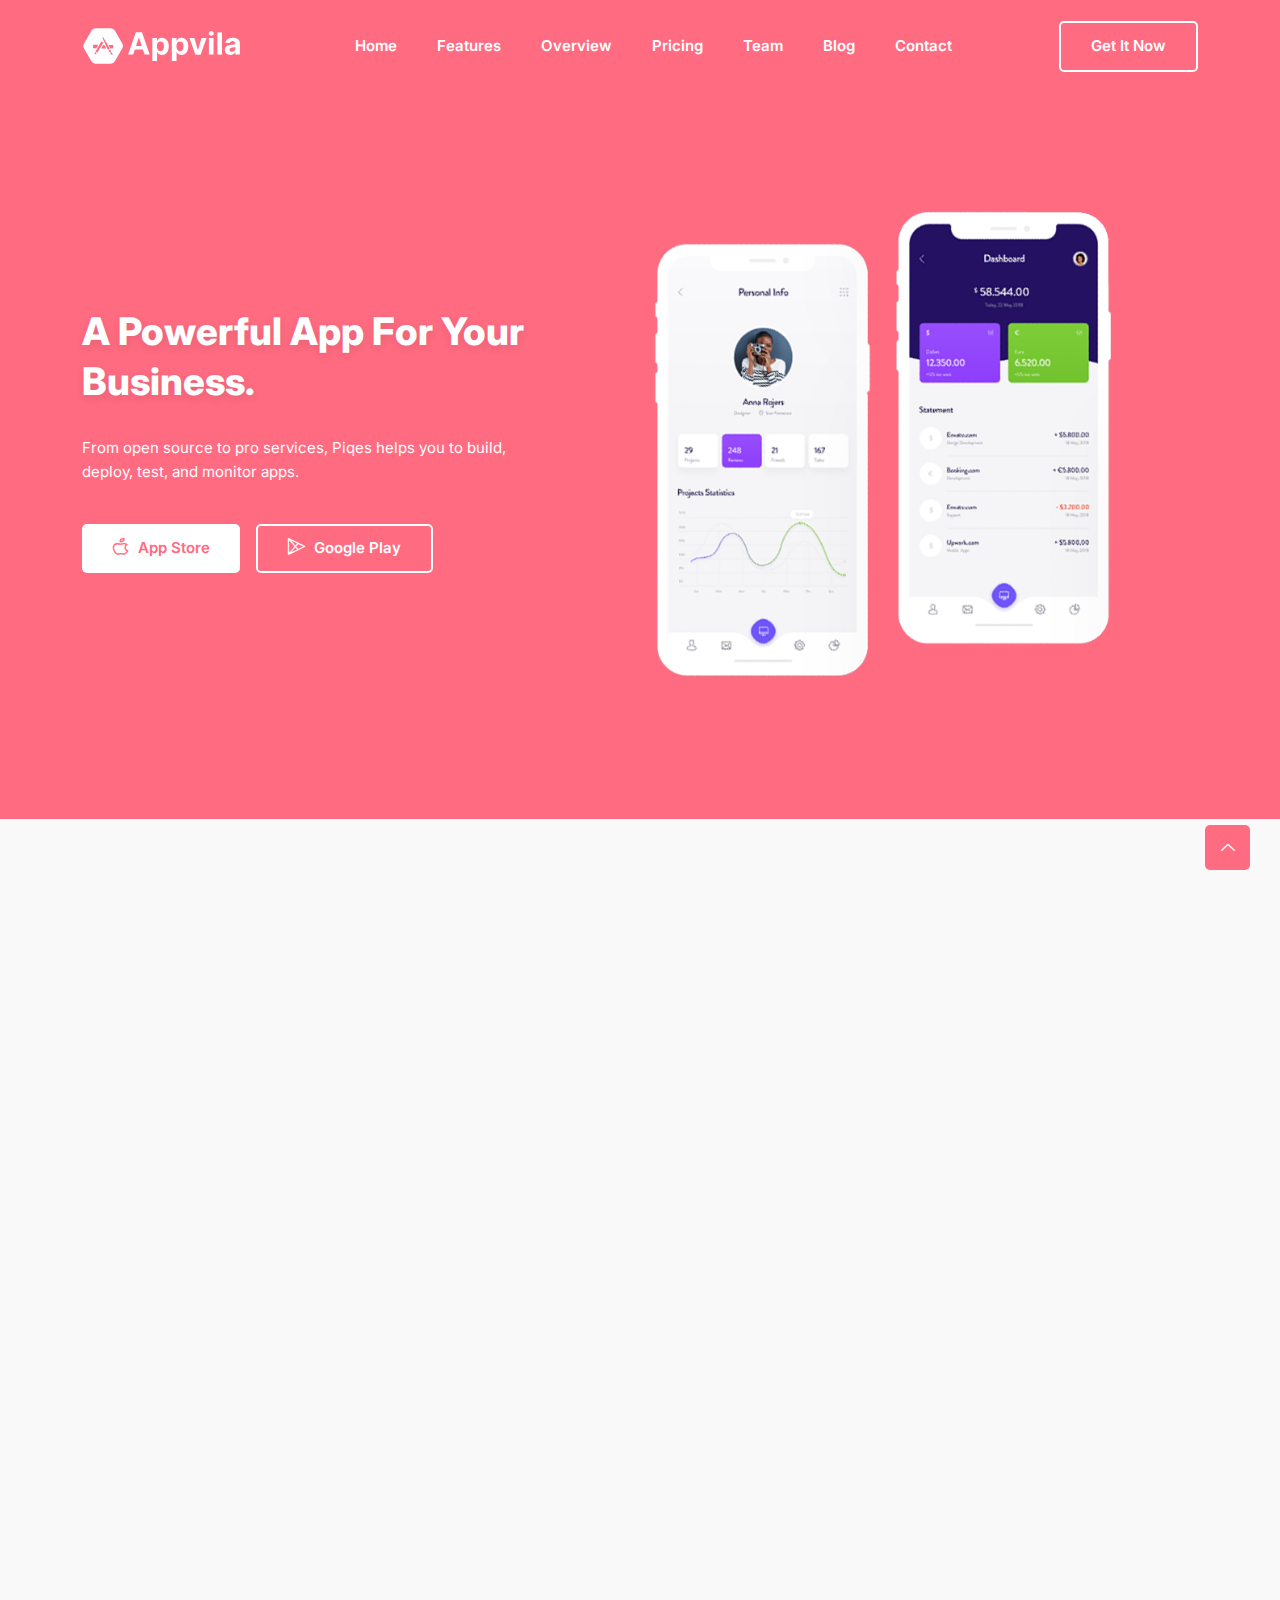
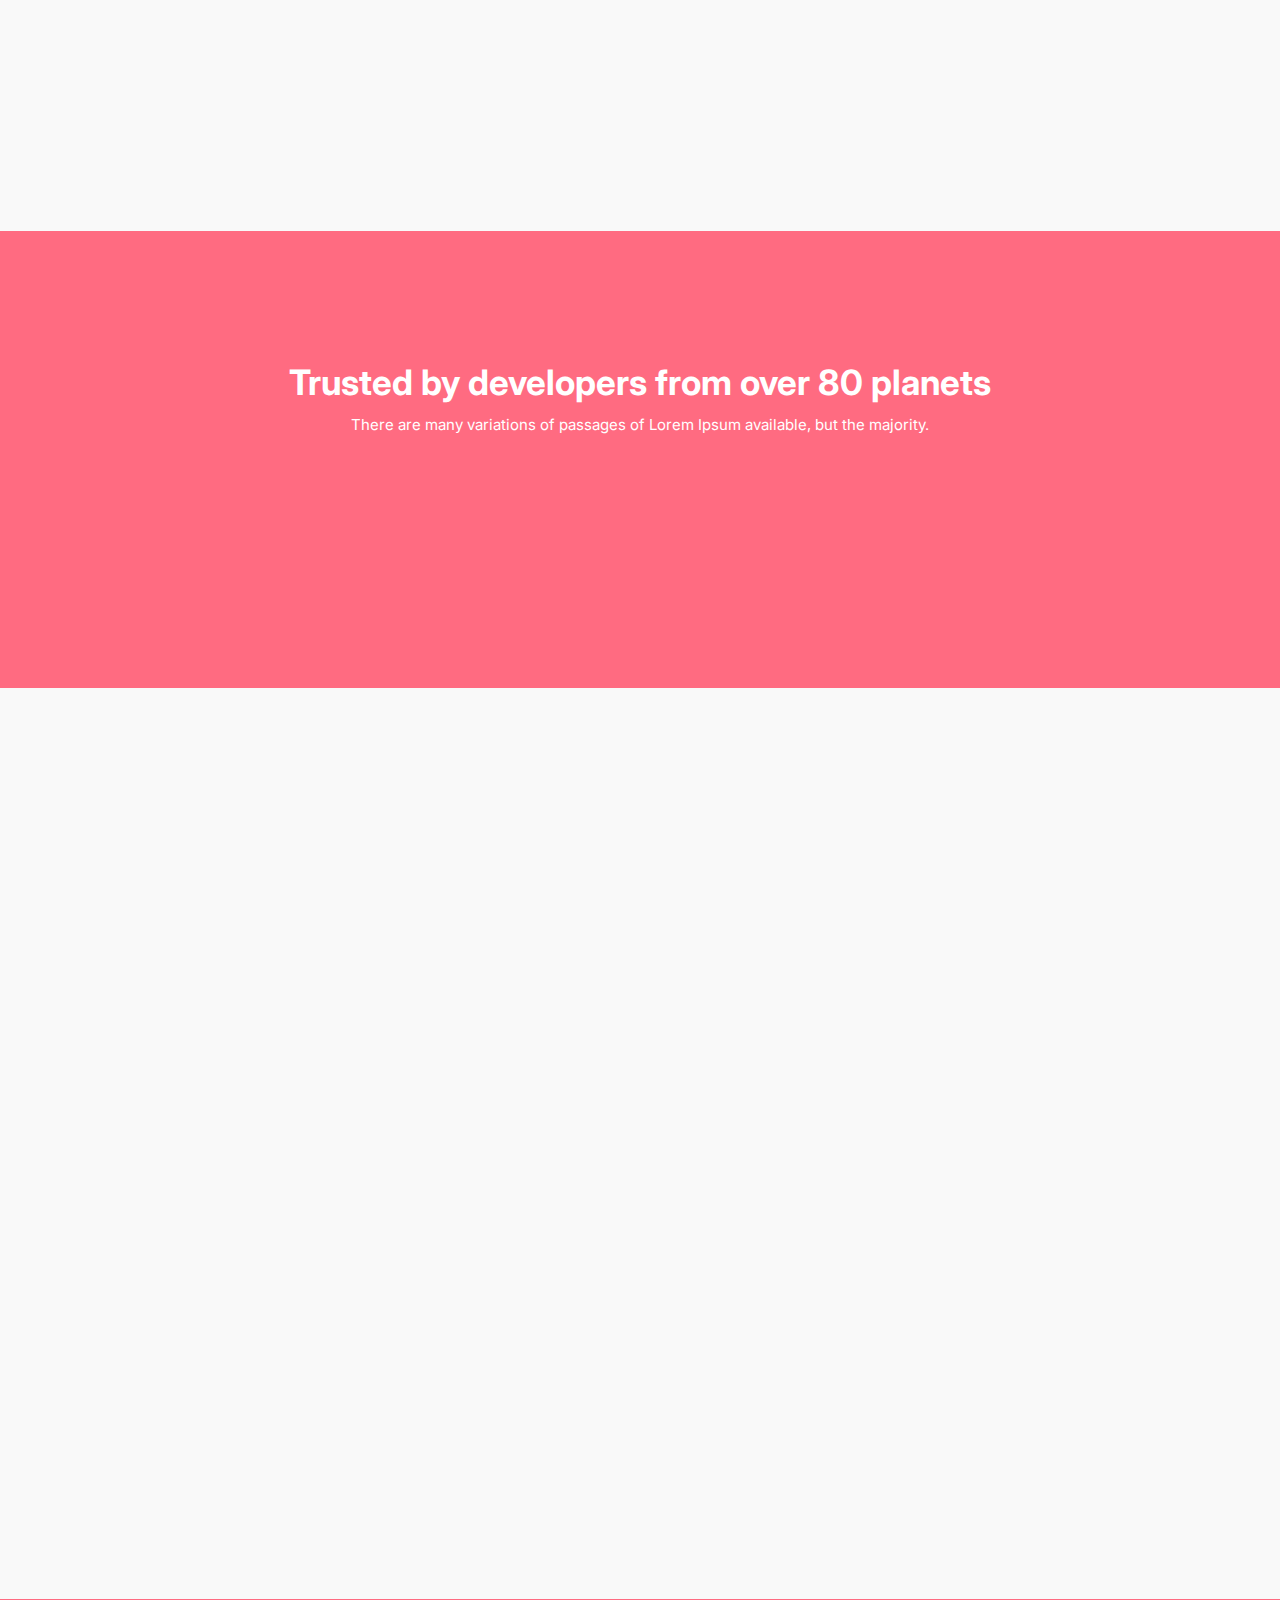
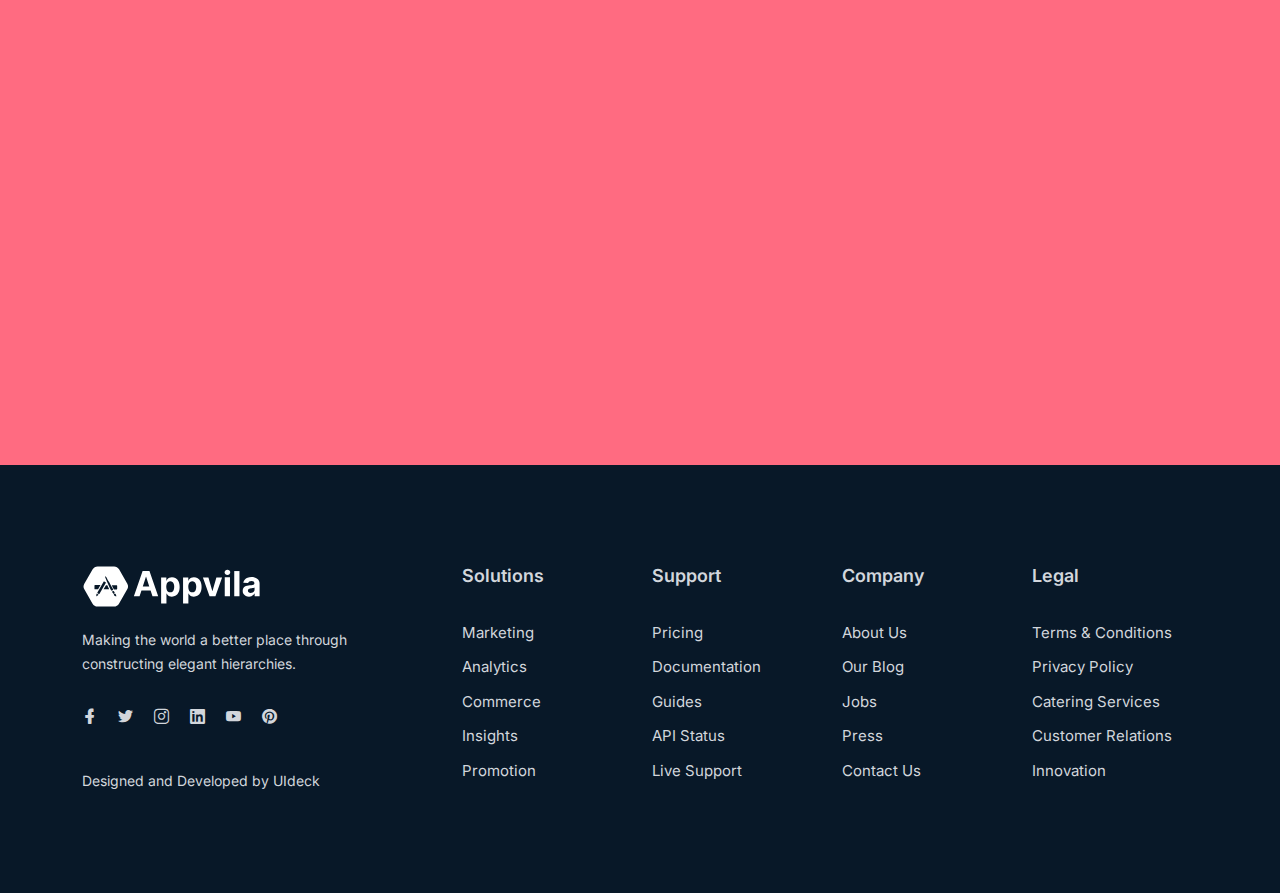
<file: index.html>
<!DOCTYPE html>
<html class="no-js" lang="zxx">

<head>
    <meta charset="utf-8" />
    <meta http-equiv="x-ua-compatible" content="ie=edge" />
    <title>Appvilla - Creative Landing Page HTML Template.</title>
    <meta name="description" content="" />
    <meta name="viewport" content="width=device-width, initial-scale=1" />
    <link rel="shortcut icon" type="image/x-icon" href="assets/images/favicon.svg" />

    <!-- ========================= CSS here ========================= -->
    <link rel="stylesheet" href="assets/css/bootstrap.min.css" />
    <link rel="stylesheet" href="assets/css/LineIcons.2.0.css" />
    <link rel="stylesheet" href="assets/css/animate.css" />
    <link rel="stylesheet" href="assets/css/tiny-slider.css" />
    <link rel="stylesheet" href="assets/css/glightbox.min.css" />
    <link rel="stylesheet" href="assets/css/main.css" />

</head>

<body>
    <!--[if lte IE 9]>
      <p class="browserupgrade">
        You are using an <strong>outdated</strong> browser. Please
        <a href="https://browsehappy.com/">upgrade your browser</a> to improve
        your experience and security.
      </p>
    <![endif]-->

    <!-- Preloader -->
    <div class="preloader">
        <div class="preloader-inner">
            <div class="preloader-icon">
                <span></span>
                <span></span>
            </div>
        </div>
    </div>
    <!-- /End Preloader -->

    <!-- Start Header Area -->
    <header class="header navbar-area">
        <div class="container">
            <div class="row align-items-center">
                <div class="col-lg-12">
                    <div class="nav-inner">
                        <!-- Start Navbar -->
                        <nav class="navbar navbar-expand-lg">
                            <a class="navbar-brand" href="index.html">
                                <img src="assets/images/logo/white-logo.svg" alt="Logo">
                            </a>
                            <button class="navbar-toggler mobile-menu-btn" type="button" data-bs-toggle="collapse"
                                data-bs-target="#navbarSupportedContent" aria-controls="navbarSupportedContent"
                                aria-expanded="false" aria-label="Toggle navigation">
                                <span class="toggler-icon"></span>
                                <span class="toggler-icon"></span>
                                <span class="toggler-icon"></span>
                            </button>
                            <div class="collapse navbar-collapse sub-menu-bar" id="navbarSupportedContent">
                                <ul id="nav" class="navbar-nav ms-auto">
                                    <li class="nav-item">
                                        <a href="#home" class="page-scroll active"
                                            aria-label="Toggle navigation">Home</a>
                                    </li>
                                    <li class="nav-item">
                                        <a href="#features" class="page-scroll"
                                            aria-label="Toggle navigation">Features</a>
                                    </li>
                                    <li class="nav-item">
                                        <a href="javascript:void(0)" aria-label="Toggle navigation">Overview</a>
                                    </li>
                                    <li class="nav-item">
                                        <a href="#pricing" class="page-scroll"
                                            aria-label="Toggle navigation">Pricing</a>
                                    </li>
                                    <li class="nav-item">
                                        <a href="javascript:void(0)" aria-label="Toggle navigation">Team</a>
                                    </li>
                                    <li class="nav-item">
                                        <a class="dd-menu collapsed" href="javascript:void(0)" data-bs-toggle="collapse"
                                            data-bs-target="#submenu-1-4" aria-controls="navbarSupportedContent"
                                            aria-expanded="false" aria-label="Toggle navigation">Blog</a>
                                        <ul class="sub-menu collapse" id="submenu-1-4">
                                            <li class="nav-item"><a href="javascript:void(0)">Blog Grid Sidebar</a>
                                            </li>
                                            <li class="nav-item"><a href="javascript:void(0)">Blog Single</a></li>
                                            <li class="nav-item"><a href="javascript:void(0)">Blog Single
                                                    Sibebar</a></li>
                                        </ul>
                                    </li>
                                    <li class="nav-item">
                                        <a href="javascript:void(0)" aria-label="Toggle navigation">Contact</a>
                                    </li>
                                </ul>
                            </div> <!-- navbar collapse -->
                            <div class="button add-list-button">
                                <a href="javascript:void(0)" class="btn">Get it now</a>
                            </div>
                        </nav>
                        <!-- End Navbar -->
                    </div>
                </div>
            </div> <!-- row -->
        </div> <!-- container -->
    </header>
    <!-- End Header Area -->

    <!-- Start Hero Area -->
    <section id="home" class="hero-area">
        <div class="container">
            <div class="row align-items-center">
                <div class="col-lg-5 col-md-12 col-12">
                    <div class="hero-content">
                        <h1 class="wow fadeInLeft" data-wow-delay=".4s">A powerful app for your business.</h1>
                        <p class="wow fadeInLeft" data-wow-delay=".6s">From open source to pro services, Piqes helps you
                            to build, deploy, test, and monitor apps.</p>
                        <div class="button wow fadeInLeft" data-wow-delay=".8s">
                            <a href="javascript:void(0)" class="btn"><i class="lni lni-apple"></i> App Store</a>
                            <a href="javascript:void(0)" class="btn btn-alt"><i class="lni lni-play-store"></i> Google
                                Play</a>
                        </div>
                    </div>
                </div>
                <div class="col-lg-7 col-md-12 col-12">
                    <div class="hero-image wow fadeInRight" data-wow-delay=".4s">
                        <img src="assets/images/hero/phone.png" alt="#">
                    </div>
                </div>
            </div>
        </div>
    </section>
    <!-- End Hero Area -->

    <!-- Start Features Area -->
    <section id="features" class="features section">
        <div class="container">
            <div class="row">
                <div class="col-12">
                    <div class="section-title">
                        <h3 class="wow zoomIn" data-wow-delay=".2s">Features</h3>
                        <h2 class="wow fadeInUp" data-wow-delay=".4s">Your Experience Gets Better And Better Over Time.
                        </h2>
                        <p class="wow fadeInUp" data-wow-delay=".6s">There are many variations of passages of Lorem
                            Ipsum available, but the majority have suffered alteration in some form.</p>
                    </div>
                </div>
            </div>
            <div class="row">
                <div class="col-lg-4 col-md-6 col-12">
                    <!-- Start Single Feature -->
                    <div class="single-feature wow fadeInUp" data-wow-delay=".2s">
                        <i class="lni lni-cloud-upload"></i>
                        <h3>Push to Deploy</h3>
                        <p>It is a long established fact that a reader will be distracted by the readable content of a
                            page at its layout.</p>
                    </div>
                    <!-- End Single Feature -->
                </div>
                <div class="col-lg-4 col-md-6 col-12">
                    <!-- Start Single Feature -->
                    <div class="single-feature wow fadeInUp" data-wow-delay=".4s">
                        <i class="lni lni-lock"></i>
                        <h3>SSL Certificates</h3>
                        <p>It is a long established fact that a reader will be distracted by the readable content of a
                            page at its layout.</p>
                    </div>
                    <!-- End Single Feature -->
                </div>
                <div class="col-lg-4 col-md-6 col-12">
                    <!-- Start Single Feature -->
                    <div class="single-feature wow fadeInUp" data-wow-delay=".6s">
                        <i class="lni lni-reload"></i>
                        <h3>Simple Queues</h3>
                        <p>It is a long established fact that a reader will be distracted by the readable content of a
                            page at its layout.</p>
                    </div>
                    <!-- End Single Feature -->
                </div>
                <div class="col-lg-4 col-md-6 col-12">
                    <!-- Start Single Feature -->
                    <div class="single-feature wow fadeInUp" data-wow-delay=".2s">
                        <i class="lni lni-shield"></i>
                        <h3>Advanced Security</h3>
                        <p>It is a long established fact that a reader will be distracted by the readable content of a
                            page at its layout.</p>
                    </div>
                    <!-- End Single Feature -->
                </div>
                <div class="col-lg-4 col-md-6 col-12">
                    <!-- Start Single Feature -->
                    <div class="single-feature wow fadeInUp" data-wow-delay=".4s">
                        <i class="lni lni-cog"></i>
                        <h3>Powerful API</h3>
                        <p>It is a long established fact that a reader will be distracted by the readable content of a
                            page at its layout.</p>
                    </div>
                    <!-- End Single Feature -->
                </div>
                <div class="col-lg-4 col-md-6 col-12">
                    <!-- Start Single Feature -->
                    <div class="single-feature wow fadeInUp" data-wow-delay=".6s">
                        <i class="lni lni-layers"></i>
                        <h3>Database Backups</h3>
                        <p>It is a long established fact that a reader will be distracted by the readable content of a
                            page at its layout.</p>
                    </div>
                    <!-- End Single Feature -->
                </div>
            </div>
        </div>
    </section>
    <!-- End Features Area -->

    <!-- Start Achievement Area -->
    <section class="our-achievement section">
        <div class="container">
            <div class="row">
                <div class="col-lg-10 offset-lg-1 col-md-12 col-12">
                    <div class="title">
                        <h2>Trusted by developers from over 80 planets</h2>
                        <p>There are many variations of passages of Lorem Ipsum available, but the majority.</p>
                    </div>
                </div>
            </div>
            <div class="row">
                <div class="col-lg-8 offset-lg-2 col-md-12 col-12">
                    <div class="row">
                        <div class="col-lg-4 col-md-4 col-12">
                            <div class="single-achievement wow fadeInUp" data-wow-delay=".2s">
                                <h3 class="counter"><span id="secondo1" class="countup" cup-end="100">100</span>%</h3>
                                <p>satisfaction</p>
                            </div>
                        </div>
                        <div class="col-lg-4 col-md-4 col-12">
                            <div class="single-achievement wow fadeInUp" data-wow-delay=".4s">
                                <h3 class="counter"><span id="secondo2" class="countup" cup-end="120">120</span>K</h3>
                                <p>Happy Users</p>
                            </div>
                        </div>
                        <div class="col-lg-4 col-md-4 col-12">
                            <div class="single-achievement wow fadeInUp" data-wow-delay=".6s">
                                <h3 class="counter"><span id="secondo3" class="countup" cup-end="125">125</span>k+</h3>
                                <p>Downloads</p>
                            </div>
                        </div>
                    </div>
                </div>
            </div>
        </div>
    </section>
    <!-- End Achievement Area -->

    <!-- Start Pricing Table Area -->
    <section id="pricing" class="pricing-table section">
        <div class="container">
            <div class="row">
                <div class="col-12">
                    <div class="section-title">
                        <h3 class="wow zoomIn" data-wow-delay=".2s">pricing</h3>
                        <h2 class="wow fadeInUp" data-wow-delay=".4s">Pricing Plan</h2>
                        <p class="wow fadeInUp" data-wow-delay=".6s">There are many variations of passages of Lorem
                            Ipsum available, but the majority have suffered alteration in some form.</p>
                    </div>
                </div>
            </div>
            <div class="row">
                <div class="col-lg-3 col-md-6 col-12">
                    <!-- Single Table -->
                    <div class="single-table wow fadeInUp" data-wow-delay=".2s">
                        <!-- Table Head -->
                        <div class="table-head">
                            <h4 class="title">Hobby</h4>
                            <p>All the basics for starting a new business</p>
                            <div class="price">
                                <h2 class="amount">$12<span class="duration">/mo</span></h2>
                            </div>
                            <div class="button">
                                <a href="javascript:void(0)" class="btn">Buy Hobby</a>
                            </div>
                        </div>
                        <!-- End Table Head -->
                        <!-- Start Table Content -->
                        <div class="table-content">
                            <h4 class="middle-title">What's Included</h4>
                            <!-- Table List -->
                            <ul class="table-list">
                                <li><i class="lni lni-checkmark-circle"></i> Cras justo odio.</li>
                                <li><i class="lni lni-checkmark-circle"></i> Dapibus ac facilisis in.</li>
                                <li><i class="lni lni-checkmark-circle"></i> Morbi leo risus.</li>
                                <li><i class="lni lni-checkmark-circle"></i> Potenti felis, in cras ligula.</li>
                            </ul>
                            <!-- End Table List -->
                        </div>
                        <!-- End Table Content -->
                    </div>
                    <!-- End Single Table-->
                </div>
                <div class="col-lg-3 col-md-6 col-12">
                    <!-- Single Table -->
                    <div class="single-table wow fadeInUp" data-wow-delay=".4s">
                        <!-- Table Head -->
                        <div class="table-head">
                            <h4 class="title">Freelancer</h4>
                            <p>All the basics for starting a new business</p>
                            <div class="price">
                                <h2 class="amount">$24<span class="duration">/mo</span></h2>
                            </div>
                            <div class="button">
                                <a href="javascript:void(0)" class="btn">Buy Freelancer</a>
                            </div>
                        </div>
                        <!-- End Table Head -->
                        <!-- Start Table Content -->
                        <div class="table-content">
                            <h4 class="middle-title">What's Included</h4>
                            <!-- Table List -->
                            <ul class="table-list">
                                <li><i class="lni lni-checkmark-circle"></i> Cras justo odio.</li>
                                <li><i class="lni lni-checkmark-circle"></i> Dapibus ac facilisis in.</li>
                                <li><i class="lni lni-checkmark-circle"></i> Morbi leo risus.</li>
                                <li><i class="lni lni-checkmark-circle"></i> Potenti felis, in cras ligula.</li>
                            </ul>
                            <!-- End Table List -->
                        </div>
                        <!-- End Table Content -->
                    </div>
                    <!-- End Single Table-->
                </div>
                <div class="col-lg-3 col-md-6 col-12">
                    <!-- Single Table -->
                    <div class="single-table wow fadeInUp" data-wow-delay=".6s">
                        <!-- Table Head -->
                        <div class="table-head">
                            <h4 class="title">Startup</h4>
                            <p>All the basics for starting a new business</p>
                            <div class="price">
                                <h2 class="amount">$32<span class="duration">/mo</span></h2>
                            </div>
                            <div class="button">
                                <a href="javascript:void(0)" class="btn">Buy Startup</a>
                            </div>
                        </div>
                        <!-- End Table Head -->
                        <!-- Start Table Content -->
                        <div class="table-content">
                            <h4 class="middle-title">What's Included</h4>
                            <!-- Table List -->
                            <ul class="table-list">
                                <li><i class="lni lni-checkmark-circle"></i> Cras justo odio.</li>
                                <li><i class="lni lni-checkmark-circle"></i> Dapibus ac facilisis in.</li>
                                <li><i class="lni lni-checkmark-circle"></i> Morbi leo risus.</li>
                                <li><i class="lni lni-checkmark-circle"></i> Potenti felis, in cras ligula.</li>
                            </ul>
                            <!-- End Table List -->
                        </div>
                        <!-- End Table Content -->
                    </div>
                    <!-- End Single Table-->
                </div>
                <div class="col-lg-3 col-md-6 col-12">
                    <!-- Single Table -->
                    <div class="single-table wow fadeInUp" data-wow-delay=".8s">
                        <!-- Table Head -->
                        <div class="table-head">
                            <h4 class="title">Enterprise</h4>
                            <p>All the basics for starting a new business</p>
                            <div class="price">
                                <h2 class="amount">$48<span class="duration">/mo</span></h2>
                            </div>
                            <div class="button">
                                <a href="javascript:void(0)" class="btn">Buy Enterprise</a>
                            </div>
                        </div>
                        <!-- End Table Head -->
                        <!-- Start Table Content -->
                        <div class="table-content">
                            <h4 class="middle-title">What's Included</h4>
                            <!-- Table List -->
                            <ul class="table-list">
                                <li><i class="lni lni-checkmark-circle"></i> Cras justo odio.</li>
                                <li><i class="lni lni-checkmark-circle"></i> Dapibus ac facilisis in.</li>
                                <li><i class="lni lni-checkmark-circle"></i> Morbi leo risus.</li>
                                <li><i class="lni lni-checkmark-circle"></i> Potenti felis, in cras ligula.</li>
                            </ul>
                            <!-- End Table List -->
                        </div>
                        <!-- End Table Content -->
                    </div>
                    <!-- End Single Table-->
                </div>
            </div>
        </div>
    </section>
    <!--/ End Pricing Table Area -->

    <!-- Start Call To Action Area -->
    <section class="section call-action">
        <div class="container">
            <div class="row">
                <div class="col-lg-8 offset-lg-2 col-md-12 col-12">
                    <div class="cta-content">
                        <h2 class="wow fadeInUp" data-wow-delay=".2s">You are using free Lite <br>Version of Appvilla
                        </h2>
                        <p class="wow fadeInUp" data-wow-delay=".4s">Please, purchase full version of the template to
                            get all pages, features and commercial license.</p>
                        <div class="button wow fadeInUp" data-wow-delay=".6s">
                            <a href="javascript:void(0)" class="btn">Purchase Now</a>
                        </div>
                    </div>
                </div>
            </div>
        </div>
    </section>
    <!-- End Call To Action Area -->

    <!-- Start Footer Area -->
    <footer class="footer">
        <!-- Start Footer Top -->
        <div class="footer-top">
            <div class="container">
                <div class="row">
                    <div class="col-lg-4 col-md-4 col-12">
                        <!-- Single Widget -->
                        <div class="single-footer f-about">
                            <div class="logo">
                                <a href="index.html">
                                    <img src="assets/images/logo/white-logo.svg" alt="#">
                                </a>
                            </div>
                            <p>Making the world a better place through constructing elegant hierarchies.</p>
                            <ul class="social">
                                <li><a href="javascript:void(0)"><i class="lni lni-facebook-filled"></i></a></li>
                                <li><a href="javascript:void(0)"><i class="lni lni-twitter-original"></i></a></li>
                                <li><a href="javascript:void(0)"><i class="lni lni-instagram"></i></a></li>
                                <li><a href="javascript:void(0)"><i class="lni lni-linkedin-original"></i></a></li>
                                <li><a href="javascript:void(0)"><i class="lni lni-youtube"></i></a></li>
                                <li><a href="javascript:void(0)"><i class="lni lni-pinterest"></i></a></li>
                            </ul>
                            <p class="copyright-text">Designed and Developed by <a href="https://uideck.com/"
                                    rel="nofollow" target="_blank">UIdeck</a>
                            </p>
                        </div>
                        <!-- End Single Widget -->
                    </div>
                    <div class="col-lg-8 col-md-8 col-12">
                        <div class="row">
                            <div class="col-lg-3 col-md-6 col-12">
                                <!-- Single Widget -->
                                <div class="single-footer f-link">
                                    <h3>Solutions</h3>
                                    <ul>
                                        <li><a href="javascript:void(0)">Marketing</a></li>
                                        <li><a href="javascript:void(0)">Analytics</a></li>
                                        <li><a href="javascript:void(0)">Commerce</a></li>
                                        <li><a href="javascript:void(0)">Insights</a></li>
                                        <li><a href="javascript:void(0)">Promotion</a></li>
                                    </ul>
                                </div>
                                <!-- End Single Widget -->
                            </div>
                            <div class="col-lg-3 col-md-6 col-12">
                                <!-- Single Widget -->
                                <div class="single-footer f-link">
                                    <h3>Support</h3>
                                    <ul>
                                        <li><a href="javascript:void(0)">Pricing</a></li>
                                        <li><a href="javascript:void(0)">Documentation</a></li>
                                        <li><a href="javascript:void(0)">Guides</a></li>
                                        <li><a href="javascript:void(0)">API Status</a></li>
                                        <li><a href="javascript:void(0)">Live Support</a></li>
                                    </ul>
                                </div>
                                <!-- End Single Widget -->
                            </div>
                            <div class="col-lg-3 col-md-6 col-12">
                                <!-- Single Widget -->
                                <div class="single-footer f-link">
                                    <h3>Company</h3>
                                    <ul>
                                        <li><a href="javascript:void(0)">About Us</a></li>
                                        <li><a href="javascript:void(0)">Our Blog</a></li>
                                        <li><a href="javascript:void(0)">Jobs</a></li>
                                        <li><a href="javascript:void(0)">Press</a></li>
                                        <li><a href="javascript:void(0)">Contact Us</a></li>
                                    </ul>
                                </div>
                                <!-- End Single Widget -->
                            </div>
                            <div class="col-lg-3 col-md-6 col-12">
                                <!-- Single Widget -->
                                <div class="single-footer f-link">
                                    <h3>Legal</h3>
                                    <ul>
                                        <li><a href="javascript:void(0)">Terms & Conditions</a></li>
                                        <li><a href="javascript:void(0)">Privacy Policy</a></li>
                                        <li><a href="javascript:void(0)">Catering Services</a></li>
                                        <li><a href="javascript:void(0)">Customer Relations</a></li>
                                        <li><a href="javascript:void(0)">Innovation</a></li>
                                    </ul>
                                </div>
                                <!-- End Single Widget -->
                            </div>
                        </div>
                    </div>
                </div>
            </div>
        </div>
        <!--/ End Footer Top -->
    </footer>
    <!--/ End Footer Area -->

    <!-- ========================= scroll-top ========================= -->
    <a href="#" class="scroll-top">
        <i class="lni lni-chevron-up"></i>
    </a>

    <!-- ========================= JS here ========================= -->
    <script src="assets/js/bootstrap.min.js"></script>
    <script src="assets/js/wow.min.js"></script>
    <script src="assets/js/tiny-slider.js"></script>
    <script src="assets/js/glightbox.min.js"></script>
    <script src="assets/js/count-up.min.js"></script>
    <script src="assets/js/main.js"></script>
    <script type="text/javascript">

        //====== counter up 
        var cu = new counterUp({
            start: 0,
            duration: 2000,
            intvalues: true,
            interval: 100,
            append: " ",
        });
        cu.start();
    </script>
</body>

</html>
</file>
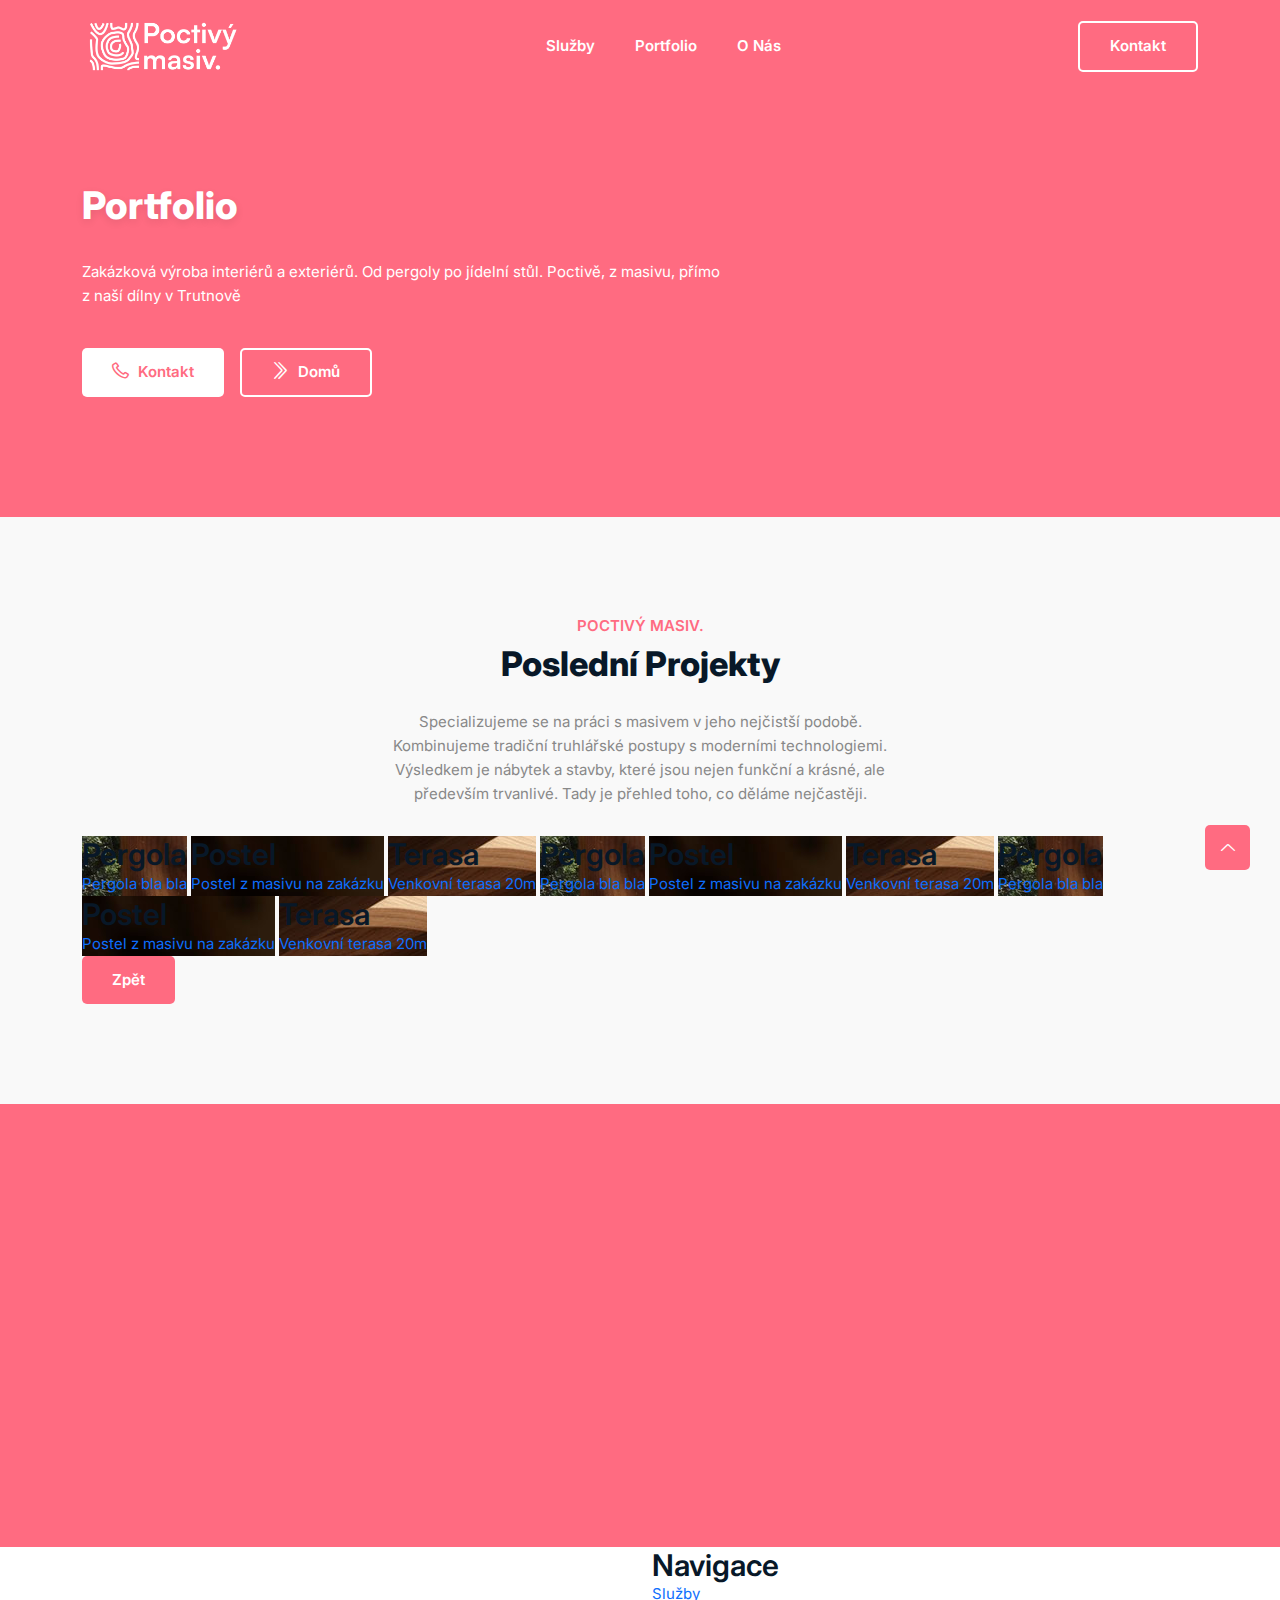
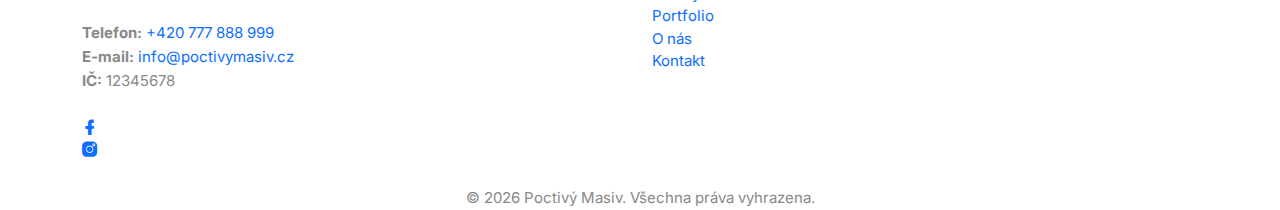
<file: portfolio/index.html>
<!DOCTYPE html>
<html class="no-js" lang="zxx">

<head>
    <meta charset="utf-8" />
    <meta http-equiv="x-ua-compatible" content="ie=edge" />
    <title>Poctivý masiv - Truhlářství Trutnov</title>
    <meta name="description" content="" />
    <meta name="viewport" content="width=device-width, initial-scale=1" />
    <link rel="shortcut icon" type="image/x-icon" href="../assets/images/favicon.svg" />

    <!-- ========================= CSS here ========================= -->
    <link rel="stylesheet" href="../assets/css/bootstrap.min.css" />
    <link rel="stylesheet" href="../assets/css/LineIcons.2.0.css" />
    <link rel="stylesheet" href="../assets/css/animate.css" />
    <link rel="stylesheet" href="../assets/css/tiny-slider.css" />
    <link rel="stylesheet" href="../assets/css/glightbox.min.css" />
    <link rel="stylesheet" href="../assets/css/main.css" />
    <link rel="stylesheet" href="../assets/css/media.css" />

</head>

<body>
    <!--[if lte IE 9]>
      <p class="browserupgrade">
        You are using an <strong>outdated</strong> browser. Please
        <a href="https://browsehappy.com/">upgrade your browser</a> to improve
        your experience and security.
      </p>
    <![endif]-->

    <!-- Preloader -->
    <div class="preloader">
        <div class="preloader-inner">
            <div class="preloader-icon">
                <span></span>
                <span></span>
            </div>
        </div>
    </div>
    <!-- /End Preloader -->

    <!-- Start Header Area -->
    <header class="header navbar-area">
        <div class="container">
            <div class="row align-items-center">
                <div class="col-lg-12">
                    <div class="nav-inner">
                        <!-- Start Navbar -->
                        <nav class="navbar navbar-expand-lg">
                            <a class="navbar-brand" href="index.html">
                                <img src="../assets/images/logo/white-logo.png" alt="Logo">
                            </a>
                            <button class="navbar-toggler mobile-menu-btn" type="button" data-bs-toggle="collapse"
                                data-bs-target="#navbarSupportedContent" aria-controls="navbarSupportedContent"
                                aria-expanded="false" aria-label="Toggle navigation">
                                <span class="toggler-icon"></span>
                                <span class="toggler-icon"></span>
                                <span class="toggler-icon"></span>
                            </button>
                            <div class="collapse navbar-collapse sub-menu-bar" id="navbarSupportedContent">
                                <ul id="nav" class="navbar-nav ms-auto">
                                   
                                     <li class="nav-item">
                                        <a href="../index.html#sluzby" class="page-scroll"
                                            aria-label="Toggle navigation">Služby</a>
                                    </li>
                                    <li class="nav-item">
                                        <a href="./index.html" class="page-scroll"
                                            aria-label="Toggle navigation">Portfolio</a>
                                    </li>
                                    <li class="nav-item">
                                        <a href="../index.html#o-nas" class="page-scroll"
                                            aria-label="Toggle navigation">O nás</a>
                                    </li>

                                </ul>
                            </div> <!-- navbar collapse -->
                            <div class="button add-list-button">
                                <a href="../kontakt.html" class="btn">Kontakt</a>
                            </div>
                        </nav>
                        <!-- End Navbar -->
                    </div>
                </div>
            </div> <!-- row -->
        </div> <!-- container -->
    </header>
    <!-- End Header Area -->

    <!-- Start Hero Area -->
    <section id="home" class="hero-area">
        <div class="container">
            <div class="row align-items-center">
                <div class="col-lg-7 col-md-12 col-12">
                    <div class="hero-content">
                        <h1 class="wow fadeInLeft" data-wow-delay=".4s">Portfolio</h1>
                        <p class="wow fadeInLeft" data-wow-delay=".6s">Zakázková výroba interiérů a exteriérů. Od pergoly po jídelní stůl. Poctivě, z masivu, přímo z naší dílny v Trutnově</p>
                        <div class="button wow fadeInLeft" data-wow-delay=".8s">
                            <a href="../kontakt.html" class="btn"><i class="lni lni-phone"></i> Kontakt</a>
                            <a href="../index.html" class="btn btn-alt"><i class="lni lni-angle-double-right"></i> Domů
                            </a>
                        </div>
                    </div>
                </div>
               
            </div>
        </div>
    </section>
    <!-- End Hero Area -->

    <!-- Start Features Area -->
    <section id="features" class="features section">
        <div class="container">
            <div class="row">
                <div class="col-12">
                    <div class="section-title">
                        <h3 class="wow zoomIn" data-wow-delay=".2s">Poctivý Masiv.</h3>
                        <h2 class="wow fadeInUp" data-wow-delay=".4s">Poslední projekty
                        </h2>
                        <p class="wow fadeInUp" data-wow-delay=".6s">Specializujeme se na práci s masivem v jeho nejčistší podobě. Kombinujeme tradiční truhlářské postupy s moderními technologiemi. Výsledkem je nábytek a stavby, které jsou nejen funkční a krásné, ale především trvanlivé. Tady je přehled toho, co děláme nejčastěji.</p>
                    </div>
                </div>
            </div>
           
            <div class="proj_container">
            
                
                <a href="./video/umelecka-video.html#madeira" class="proj_card" style="background-image: url('./../assets/images/pergola-96822_1280.jpg');">
                   
                    <div class="proj_image">
                    </div>
                    <h3>Pergola</h3>
                    <p class="subtext">Pergola bla bla</p>
                </a>
                <a href="./foto/profitko.html" class="proj_card" style="background-image: url('./../assets/images/pozadi.jpg');">

                    <div class="proj_image">
                    </div>
                    <h3>Postel</h3>
                    <p class="subtext">Postel z masivu na zakázku</p>
                </a>
                <a href="./foto/rooibos.html" class="proj_card" style="background-image: url('./../assets/images/3d-rendering-wooden-house.jpg');">

                    <div class="proj_image">
                    </div>
                    <h3>Terasa</h3>
                    <p class="subtext">Venkovní terasa 20m</p>
                </a>
                <a href="./video/umelecka-video.html#madeira" class="proj_card" style="background-image: url('./../assets/images/pergola-96822_1280.jpg');">
                   
                    <div class="proj_image">
                    </div>
                    <h3>Pergola</h3>
                    <p class="subtext">Pergola bla bla</p>
                </a>
                <a href="./foto/profitko.html" class="proj_card" style="background-image: url('./../assets/images/pozadi.jpg');">

                    <div class="proj_image">
                    </div>
                    <h3>Postel</h3>
                    <p class="subtext">Postel z masivu na zakázku</p>
                </a>
                <a href="./foto/rooibos.html" class="proj_card" style="background-image: url('./../assets/images/3d-rendering-wooden-house.jpg');">

                    <div class="proj_image">
                    </div>
                    <h3>Terasa</h3>
                    <p class="subtext">Venkovní terasa 20m</p>
                </a>
                <a href="./video/umelecka-video.html#madeira" class="proj_card" style="background-image: url('./../assets/images/pergola-96822_1280.jpg');">
                   
                    <div class="proj_image">
                    </div>
                    <h3>Pergola</h3>
                    <p class="subtext">Pergola bla bla</p>
                </a>
                <a href="./foto/profitko.html" class="proj_card" style="background-image: url('./../assets/images/pozadi.jpg');">

                    <div class="proj_image">
                    </div>
                    <h3>Postel</h3>
                    <p class="subtext">Postel z masivu na zakázku</p>
                </a>
                <a href="./foto/rooibos.html" class="proj_card" style="background-image: url('./../assets/images/3d-rendering-wooden-house.jpg');">

                    <div class="proj_image">
                    </div>
                    <h3>Terasa</h3>
                    <p class="subtext">Venkovní terasa 20m</p>
                </a>
            </div>
              <div class="button">
                            <a href="javascript:void(0)" class="btn">Zpět</a>
                        </div> </div>
    </section>
    <!-- End Features Area -->

    <!-- Start Achievement Area -->
   
    <!-- End Achievement Area -->

    <!-- Start Pricing Table Area -->
  
    <!--/ End Pricing Table Area -->

    <!-- Start Call To Action Area -->
    <section class="section call-action">
        <div class="container">
            <div class="row">
                <div class="col-lg-8 offset-lg-2 col-md-12 col-12">
                    <div class="cta-content">
                        <h2 class="wow fadeInUp" data-wow-delay=".2s">Máte v hlavě projekt? Pojďme ho proměnit ve skutečnost.
                        </h2>
                        <p class="wow fadeInUp" data-wow-delay=".4s">Zavolejte nám nebo napište, nacenění děláme nezávazně.</p>
                        <div class="button wow fadeInUp" data-wow-delay=".6s">
                            <a href="/kontakt" class="btn">Kontakt</a>
                        </div>
                    </div>
                    </div>
                                        
        </div>
    </div>

    </div>
                </div>
            </div>
        </div>
    </section>
    <!-- End Call To Action Area -->

    <!-- Start Footer Area -->

    <footer class="footer-simple">
    <div class="container">
        <div class="row">
            
            <div class="col-lg-6 col-md-6 col-12 mb-4">
                <a href="index.html" class="footer-logo">
                    <img src="../assets/images/logo/white-logo.png" alt="Poctivý Masiv" style="max-height: 50px;">
                    </a>
                
                <div class="contact-info mt-4">
                    <p><strong>Telefon:</strong> <a href="tel:+420777888999">+420 777 888 999</a></p>
                    <p><strong>E-mail:</strong> <a href="mailto:info@poctivymasiv.cz">info@poctivymasiv.cz</a></p>
                    <p><strong>IČ:</strong> 12345678</p>

                     <ul class="social-icons mt-4">
        <li>
            <a href="https://facebook.com" target="_blank">
                <i class="lni lni-facebook-filled"></i>
            </a>
        </li>
        <li>
            <a href="https://instagram.com" target="_blank">
                <i class="lni lni-instagram-filled"></i>
            </a>
        </li>
    </ul>
                </div>
            </div>

            <div class="col-lg-6 col-md-6 col-12 footer-menu-col">
                <h3 class="footer-heading">Navigace</h3>
                <ul class="footer-nav">
                    <li><a href="#sluzby">Služby</a></li>
                    <li><a href="#portfolio">Portfolio</a></li>
                    <li><a href="#o-nas">O nás</a></li>
                    <li><a href="#kontakt">Kontakt</a></li>
                </ul>
               
            </div>

        </div>

        <div class="copyright-area">
            <div class="row">
                <div class="col-12 text-center">
                    <p>&copy; 2026 Poctivý Masiv. Všechna práva vyhrazena.</p>
                </div>
            </div>
        </div>
    </div>
</footer>
    <!--/ End Footer Area -->

    <!-- ========================= scroll-top ========================= -->
    <a href="#" class="scroll-top">
        <i class="lni lni-chevron-up"></i>
    </a>

    <!-- ========================= JS here ========================= -->
    <script src="../assets/js/bootstrap.min.js"></script>
    <script src="../assets/js/wow.min.js"></script>
    <script src="../assets/js/tiny-slider.js"></script>
    <script src="../assets/js/glightbox.min.js"></script>
    <script src="../assets/js/count-up.min.js"></script>
    <script src="../assets/js/main.js"></script>
    <script type="text/javascript">

        //====== counter up 
        var cu = new counterUp({
            start: 0,
            duration: 2000,
            intvalues: true,
            interval: 100,
            append: " ",
        });
        cu.start();
    </script>
</body>

</html>
</file>
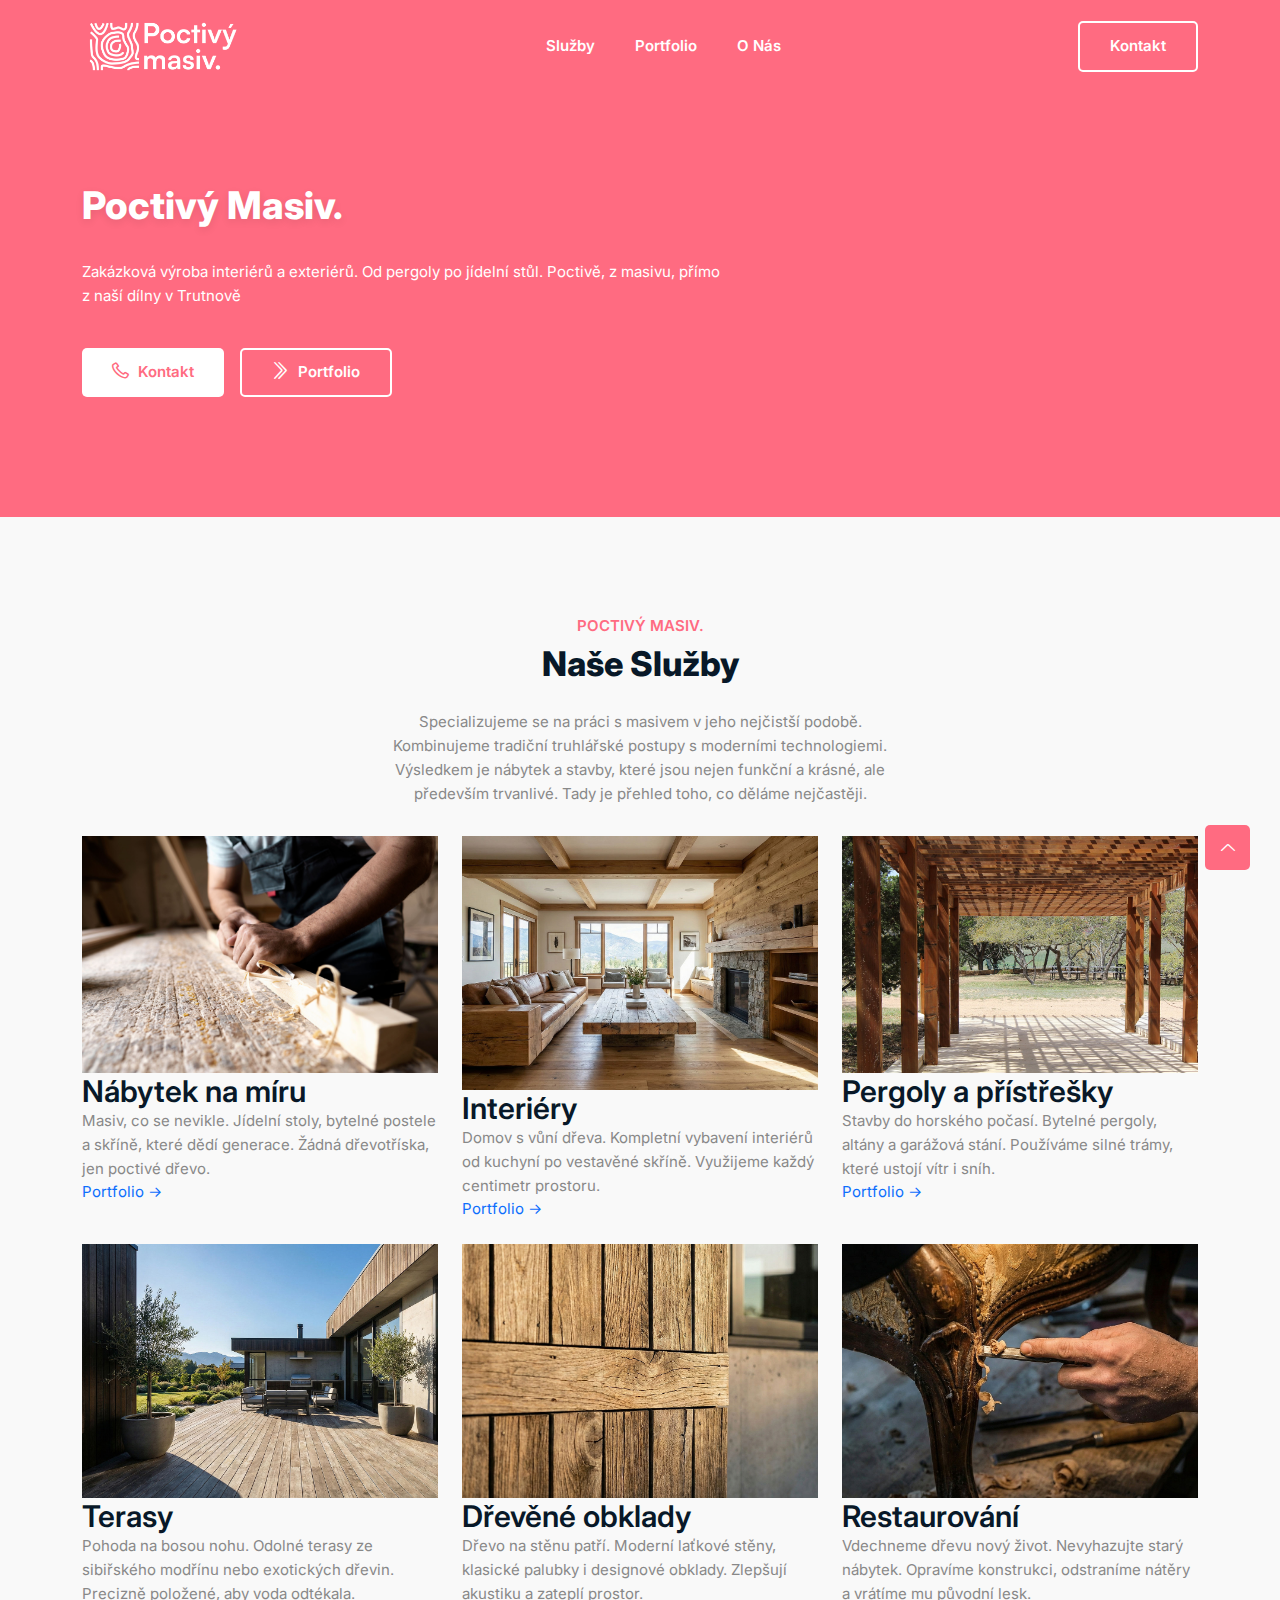
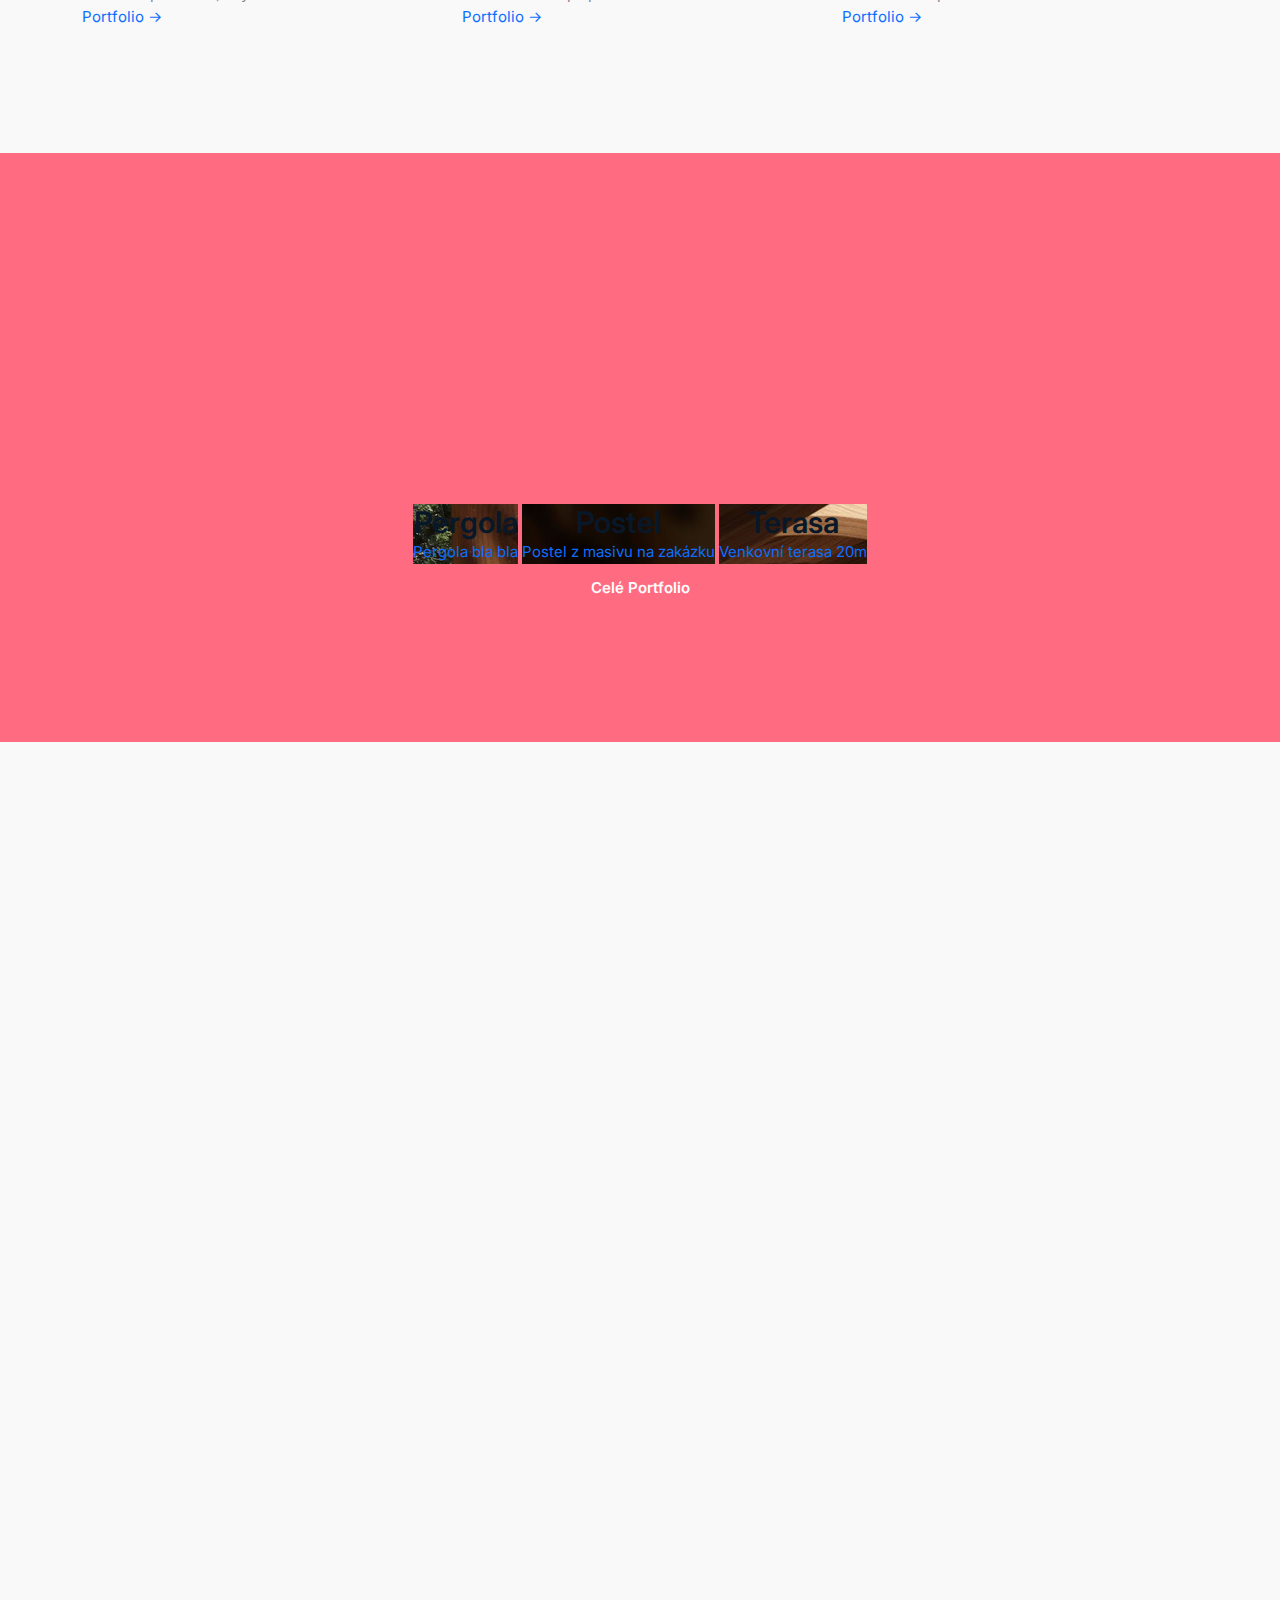
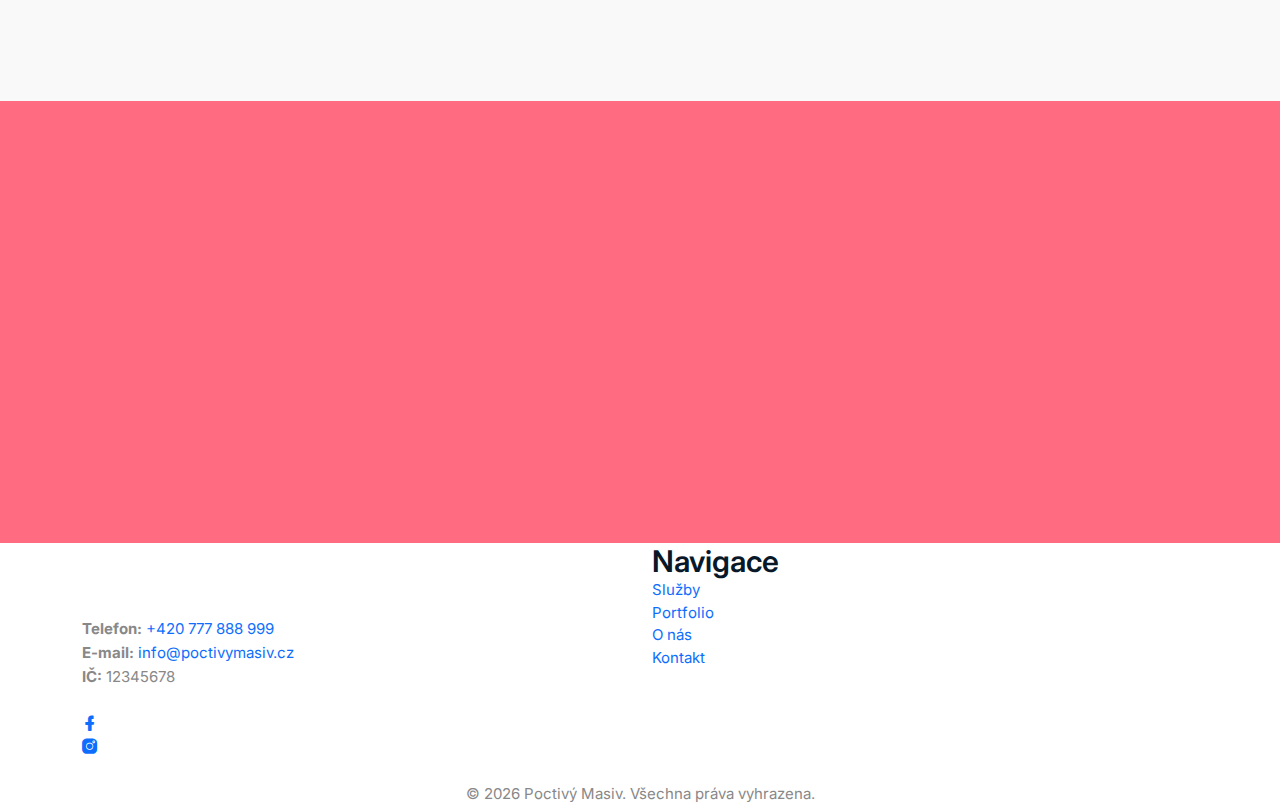
<file: kontakt.html>
<!DOCTYPE html>
<html class="no-js" lang="zxx">

<head>
    <meta charset="utf-8" />
    <meta http-equiv="x-ua-compatible" content="ie=edge" />
    <title>Poctivý masiv - Truhlářství Trutnov</title>
    <meta name="description" content="" />
    <meta name="viewport" content="width=device-width, initial-scale=1" />
    <link rel="shortcut icon" type="image/x-icon" href="assets/images/favicon.svg" />

    <!-- ========================= CSS here ========================= -->
    <link rel="stylesheet" href="assets/css/bootstrap.min.css" />
    <link rel="stylesheet" href="assets/css/LineIcons.2.0.css" />
    <link rel="stylesheet" href="assets/css/animate.css" />
    <link rel="stylesheet" href="assets/css/tiny-slider.css" />
    <link rel="stylesheet" href="assets/css/glightbox.min.css" />
    <link rel="stylesheet" href="assets/css/main.css" />
    <link rel="stylesheet" href="assets/css/media.css" />

</head>

<body>
    <!--[if lte IE 9]>
      <p class="browserupgrade">
        You are using an <strong>outdated</strong> browser. Please
        <a href="https://browsehappy.com/">upgrade your browser</a> to improve
        your experience and security.
      </p>
    <![endif]-->

    <!-- Preloader -->
    <div class="preloader">
        <div class="preloader-inner">
            <div class="preloader-icon">
                <span></span>
                <span></span>
            </div>
        </div>
    </div>
    <!-- /End Preloader -->

    <!-- Start Header Area -->
    <header class="header navbar-area">
        <div class="container">
            <div class="row align-items-center">
                <div class="col-lg-12">
                    <div class="nav-inner">
                        <!-- Start Navbar -->
                        <nav class="navbar navbar-expand-lg">
                            <a class="navbar-brand" href="index.html">
                                <img src="assets/images/logo/white-logo.png" alt="Logo">
                            </a>
                            <button class="navbar-toggler mobile-menu-btn" type="button" data-bs-toggle="collapse"
                                data-bs-target="#navbarSupportedContent" aria-controls="navbarSupportedContent"
                                aria-expanded="false" aria-label="Toggle navigation">
                                <span class="toggler-icon"></span>
                                <span class="toggler-icon"></span>
                                <span class="toggler-icon"></span>
                            </button>
                            <div class="collapse navbar-collapse sub-menu-bar" id="navbarSupportedContent">
                                <ul id="nav" class="navbar-nav ms-auto">
                                   
                                     <li class="nav-item">
                                        <a class="dd-menu collapsed" href="javascript:void(0)" data-bs-toggle="collapse"
                                            data-bs-target="#submenu-1-4" aria-controls="navbarSupportedContent"
                                            aria-expanded="false" aria-label="Toggle navigation">Služby</a>
                                        <ul class="sub-menu collapse" id="submenu-1-4">
                                            <li class="nav-item"><a href="javascript:void(0)">Nábytek</a>
                                            </li>
                                            <li class="nav-item"><a href="javascript:void(0)">Interiéry</a>
                                            </li>
                                            <li class="nav-item"><a href="javascript:void(0)">Pergoly</a></li>
                                            <li class="nav-item"><a href="javascript:void(0)">Terasy</a></li>
                                            <li class="nav-item"><a href="javascript:void(0)">Dřevěné obklady</a></li>
                                            <li class="nav-item"><a href="javascript:void(0)">Restuarování</a></li>
                                        </ul>
                                    </li>
                                    <li class="nav-item">
                                        <a href="#features" class="page-scroll"
                                            aria-label="Toggle navigation">Portfolio</a>
                                    </li>
                                    <li class="nav-item">
                                        <a href="#pricing" class="page-scroll"
                                            aria-label="Toggle navigation">O nás</a>
                                    </li>

                                </ul>
                            </div> <!-- navbar collapse -->
                            <div class="button add-list-button">
                                <a href="javascript:void(0)" class="btn">Kontakt</a>
                            </div>
                        </nav>
                        <!-- End Navbar -->
                    </div>
                </div>
            </div> <!-- row -->
        </div> <!-- container -->
    </header>
    <!-- End Header Area -->

    <!-- Start Hero Area -->
    <section id="home" class="hero-area">
        <div class="container">
            <div class="row align-items-center">
                <div class="col-lg-7 col-md-12 col-12">
                    <div class="hero-content">
                        <h1 class="wow fadeInLeft" data-wow-delay=".4s">Poctivý masiv.</h1>
                        <p class="wow fadeInLeft" data-wow-delay=".6s">Zakázková výroba interiérů a exteriérů. Od pergoly po jídelní stůl. Poctivě, z masivu, přímo z naší dílny v Trutnově</p>
                        <div class="button wow fadeInLeft" data-wow-delay=".8s">
                            <a href="javascript:void(0)" class="btn"><i class="lni lni-phone"></i> Kontakt</a>
                            <a href="javascript:void(0)" class="btn btn-alt"><i class="lni lni-angle-double-right"></i> Portfolio
                            </a>
                        </div>
                    </div>
                </div>
               
            </div>
        </div>
    </section>
    <!-- End Hero Area -->

    <!-- Start Features Area -->
    <section id="features" class="features section">
        <div class="container">
            <div class="row">
                <div class="col-12">
                    <div class="section-title">
                        <h3 class="wow zoomIn" data-wow-delay=".2s">Poctivý Masiv.</h3>
                        <h2 class="wow fadeInUp" data-wow-delay=".4s">Naše služby
                        </h2>
                        <p class="wow fadeInUp" data-wow-delay=".6s">Specializujeme se na práci s masivem v jeho nejčistší podobě. Kombinujeme tradiční truhlářské postupy s moderními technologiemi. Výsledkem je nábytek a stavby, které jsou nejen funkční a krásné, ale především trvanlivé. Tady je přehled toho, co děláme nejčastěji.</p>
                    </div>
                </div>
            </div>
           
            <div class="row">
    
    <div class="col-lg-4 col-md-6 col-12 mb-4">
        <div class="service-card-image">
            <div class="card-img-wrapper">
                <img src="assets/images/pozadi.jpg" alt="Nábytek z masivu">
            </div>
            <div class="card-content">
                <h3>Nábytek na míru</h3>
                <p>Masiv, co se nevikle. Jídelní stoly, bytelné postele a skříně, které dědí generace. Žádná dřevotříska, jen poctivé dřevo.</p>
                <a href="#" class="read-more">Portfolio &rarr;</a>
            </div>
        </div>
    </div>

    <div class="col-lg-4 col-md-6 col-12 mb-4">
        <div class="service-card-image">
            <div class="card-img-wrapper">
                <img src="assets/images/interier.jpg" alt="Interiéry na míru">
            </div>
            <div class="card-content">
                <h3>Interiéry</h3>
                <p>Domov s vůní dřeva. Kompletní vybavení interiérů od kuchyní po vestavěné skříně. Využijeme každý centimetr prostoru.</p>
                <a href="#" class="read-more">Portfolio &rarr;</a>
            </div>
        </div>
    </div>

    <div class="col-lg-4 col-md-6 col-12 mb-4">
        <div class="service-card-image">
            <div class="card-img-wrapper">
                <img src="assets/images/pergola-96822_1280.jpg" alt="Dřevěné pergoly">
            </div>
            <div class="card-content">
                <h3>Pergoly a přístřešky</h3>
                <p>Stavby do horského počasí. Bytelné pergoly, altány a garážová stání. Používáme silné trámy, které ustojí vítr i sníh.</p>
                <a href="#" class="read-more">Portfolio &rarr;</a>
            </div>
        </div>
    </div>

    <div class="col-lg-4 col-md-6 col-12 mb-4">
        <div class="service-card-image">
            <div class="card-img-wrapper">
                <img src="assets/images/terasa.jpg" alt="Dřevěné terasy">
            </div>
            <div class="card-content">
                <h3>Terasy</h3>
                <p>Pohoda na bosou nohu. Odolné terasy ze sibiřského modřínu nebo exotických dřevin. Precizně položené, aby voda odtékala.</p>
                <a href="#" class="read-more">Portfolio &rarr;</a>
            </div>
        </div>
    </div>

    <div class="col-lg-4 col-md-6 col-12 mb-4">
        <div class="service-card-image">
            <div class="card-img-wrapper">
                <img src="assets/images/obklady.jpg" alt="Dřevěné obklady">
            </div>
            <div class="card-content">
                <h3>Dřevěné obklady</h3>
                <p>Dřevo na stěnu patří. Moderní laťkové stěny, klasické palubky i designové obklady. Zlepšují akustiku a zateplí prostor.</p>
                <a href="#" class="read-more">Portfolio &rarr;</a>
            </div>
        </div>
    </div>

    <div class="col-lg-4 col-md-6 col-12 mb-4">
        <div class="service-card-image">
            <div class="card-img-wrapper">
                <img src="assets/images/restuarovani.jpg" alt="Restaurování nábytku">
            </div>
            <div class="card-content">
                <h3>Restaurování</h3>
                <p>Vdechneme dřevu nový život. Nevyhazujte starý nábytek. Opravíme konstrukci, odstraníme nátěry a vrátíme mu původní lesk.</p>
                <a href="#" class="read-more">Portfolio &rarr;</a>
            </div>
        </div>
    </div>

</div>
        </div>
    </section>
    <!-- End Features Area -->

    <!-- Start Achievement Area -->
    <section class="our-achievement section">
        <div class="container">
            <div class="row">
                <div class="col-lg-10 offset-lg-1 col-md-12 col-12">
                     <div class="section-title">
                        <h3 class="wow zoomIn white" data-wow-delay=".2s">Poctivý Masiv.</h3>
                        <h2 class="wow fadeInUp white" data-wow-delay=".4s">Poslední projekty
                        </h2>
                        <p class="wow fadeInUp" data-wow-delay=".6s">Nejlépe za nás mluví naše práce. Prohlédněte si výběr z nedávných realizací

                        </p>
                    </div>

                     <div class="proj_container">
            
                
                <a href="./video/umelecka-video.html#madeira" class="proj_card" style="background-image: url('./assets/images/pergola-96822_1280.jpg');">
                   
                    <div class="proj_image">
                    </div>
                    <h3>Pergola</h3>
                    <p class="subtext">Pergola bla bla</p>
                </a>
                <a href="./foto/profitko.html" class="proj_card" style="background-image: url('./assets/images/pozadi.jpg');">

                    <div class="proj_image">
                    </div>
                    <h3>Postel</h3>
                    <p class="subtext">Postel z masivu na zakázku</p>
                </a>
                <a href="./foto/rooibos.html" class="proj_card" style="background-image: url('./assets/images/3d-rendering-wooden-house.jpg');">

                    <div class="proj_image">
                    </div>
                    <h3>Terasa</h3>
                    <p class="subtext">Venkovní terasa 20m</p>
                </a>
            </div>
              <div class="button">
                            <a href="javascript:void(0)" class="btn">Celé portfolio</a>
                        </div>
                </div>
            </div>
        </div>
    </section>
    <!-- End Achievement Area -->

    <!-- Start Pricing Table Area -->
    <section id="pricing" class="pricing-table section">
        <div class="container">
            <div class="row">
                <div class="col-12">
                    <div class="section-title">
                        <h3 class="wow zoomIn" data-wow-delay=".2s">Poctivý Masiv. </h3>
                        <h2 class="wow fadeInUp" data-wow-delay=".4s">O nás</h2>
                        <p class="wow fadeInUp" data-wow-delay=".6s">Poctivá práce z Podkrkonoší. Za značkou Poctivý Masiv stojíme my dva a naše dílna v Trutnově. Věříme, že nejlepší vizitkou je stůl, který se nehne, a pergola, která stojí rovně i po deseti letech. Děláme řemeslo tak, jak se má – ručně, s rozvahou a citem pro detail.

                        </p>
                    </div>
                </div>
            </div>
            <div class="row">
                <div class="col-lg-3 col-md-6 col-12">
                    <!-- Single Table -->
                    <div class="single-table wow fadeInUp" data-wow-delay=".2s">
                        <!-- Table Head -->
                        <div class="table-head">
                            <h4 class="title">Hobby</h4>
                            <p>All the basics for starting a new business</p>
                            <div class="price">
                                <h2 class="amount">$12<span class="duration">/mo</span></h2>
                            </div>
                            <div class="button">
                                <a href="javascript:void(0)" class="btn">Buy Hobby</a>
                            </div>
                        </div>
                        <!-- End Table Head -->
                        <!-- Start Table Content -->
                        <div class="table-content">
                            <h4 class="middle-title">What's Included</h4>
                            <!-- Table List -->
                            <ul class="table-list">
                                <li><i class="lni lni-checkmark-circle"></i> Cras justo odio.</li>
                                <li><i class="lni lni-checkmark-circle"></i> Dapibus ac facilisis in.</li>
                                <li><i class="lni lni-checkmark-circle"></i> Morbi leo risus.</li>
                                <li><i class="lni lni-checkmark-circle"></i> Potenti felis, in cras ligula.</li>
                            </ul>
                            <!-- End Table List -->
                        </div>
                        <!-- End Table Content -->
                    </div>
                    <!-- End Single Table-->
                </div>
                <div class="col-lg-3 col-md-6 col-12">
                    <!-- Single Table -->
                    <div class="single-table wow fadeInUp" data-wow-delay=".4s">
                        <!-- Table Head -->
                        <div class="table-head">
                            <h4 class="title">Freelancer</h4>
                            <p>All the basics for starting a new business</p>
                            <div class="price">
                                <h2 class="amount">$24<span class="duration">/mo</span></h2>
                            </div>
                            <div class="button">
                                <a href="javascript:void(0)" class="btn">Buy Freelancer</a>
                            </div>
                        </div>
                        <!-- End Table Head -->
                        <!-- Start Table Content -->
                        <div class="table-content">
                            <h4 class="middle-title">What's Included</h4>
                            <!-- Table List -->
                            <ul class="table-list">
                                <li><i class="lni lni-checkmark-circle"></i> Cras justo odio.</li>
                                <li><i class="lni lni-checkmark-circle"></i> Dapibus ac facilisis in.</li>
                                <li><i class="lni lni-checkmark-circle"></i> Morbi leo risus.</li>
                                <li><i class="lni lni-checkmark-circle"></i> Potenti felis, in cras ligula.</li>
                            </ul>
                            <!-- End Table List -->
                        </div>
                        <!-- End Table Content -->
                    </div>
                    <!-- End Single Table-->
                </div>
                <div class="col-lg-3 col-md-6 col-12">
                    <!-- Single Table -->
                    <div class="single-table wow fadeInUp" data-wow-delay=".6s">
                        <!-- Table Head -->
                        <div class="table-head">
                            <h4 class="title">Startup</h4>
                            <p>All the basics for starting a new business</p>
                            <div class="price">
                                <h2 class="amount">$32<span class="duration">/mo</span></h2>
                            </div>
                            <div class="button">
                                <a href="javascript:void(0)" class="btn">Buy Startup</a>
                            </div>
                        </div>
                        <!-- End Table Head -->
                        <!-- Start Table Content -->
                        <div class="table-content">
                            <h4 class="middle-title">What's Included</h4>
                            <!-- Table List -->
                            <ul class="table-list">
                                <li><i class="lni lni-checkmark-circle"></i> Cras justo odio.</li>
                                <li><i class="lni lni-checkmark-circle"></i> Dapibus ac facilisis in.</li>
                                <li><i class="lni lni-checkmark-circle"></i> Morbi leo risus.</li>
                                <li><i class="lni lni-checkmark-circle"></i> Potenti felis, in cras ligula.</li>
                            </ul>
                            <!-- End Table List -->
                        </div>
                        <!-- End Table Content -->
                    </div>
                    <!-- End Single Table-->
                </div>
                <div class="col-lg-3 col-md-6 col-12">
                    <!-- Single Table -->
                    <div class="single-table wow fadeInUp" data-wow-delay=".8s">
                        <!-- Table Head -->
                        <div class="table-head">
                            <h4 class="title">Enterprise</h4>
                            <p>All the basics for starting a new business</p>
                            <div class="price">
                                <h2 class="amount">$48<span class="duration">/mo</span></h2>
                            </div>
                            <div class="button">
                                <a href="javascript:void(0)" class="btn">Buy Enterprise</a>
                            </div>
                        </div>
                        <!-- End Table Head -->
                        <!-- Start Table Content -->
                        <div class="table-content">
                            <h4 class="middle-title">What's Included</h4>
                            <!-- Table List -->
                            <ul class="table-list">
                                <li><i class="lni lni-checkmark-circle"></i> Cras justo odio.</li>
                                <li><i class="lni lni-checkmark-circle"></i> Dapibus ac facilisis in.</li>
                                <li><i class="lni lni-checkmark-circle"></i> Morbi leo risus.</li>
                                <li><i class="lni lni-checkmark-circle"></i> Potenti felis, in cras ligula.</li>
                            </ul>
                            <!-- End Table List -->
                        </div>
                        <!-- End Table Content -->
                    </div>
                    <!-- End Single Table-->
                </div>
            </div>
        </div>
    </section>
    <!--/ End Pricing Table Area -->

    <!-- Start Call To Action Area -->
    <section class="section call-action">
        <div class="container">
            <div class="row">
                <div class="col-lg-8 offset-lg-2 col-md-12 col-12">
                    <div class="cta-content">
                        <h2 class="wow fadeInUp" data-wow-delay=".2s">Máte v hlavě projekt? Pojďme ho proměnit ve skutečnost.
                        </h2>
                        <p class="wow fadeInUp" data-wow-delay=".4s">Zavolejte nám nebo napište, nacenění děláme nezávazně.</p>
                        <div class="button wow fadeInUp" data-wow-delay=".6s">
                            <a href="/kontakt" class="btn">Kontakt</a>
                        </div>
                    </div>
                    </div>
                                        
        </div>
    </div>

    </div>
                </div>
            </div>
        </div>
    </section>
    <!-- End Call To Action Area -->

    <!-- Start Footer Area -->

    <footer class="footer-simple">
    <div class="container">
        <div class="row">
            
            <div class="col-lg-6 col-md-6 col-12 mb-4">
                <a href="index.html" class="footer-logo">
                    <img src="assets/images/logo/white-logo.png" alt="Poctivý Masiv" style="max-height: 50px;">
                    </a>
                
                <div class="contact-info mt-4">
                    <p><strong>Telefon:</strong> <a href="tel:+420777888999">+420 777 888 999</a></p>
                    <p><strong>E-mail:</strong> <a href="mailto:info@poctivymasiv.cz">info@poctivymasiv.cz</a></p>
                    <p><strong>IČ:</strong> 12345678</p>

                     <ul class="social-icons mt-4">
        <li>
            <a href="https://facebook.com" target="_blank">
                <i class="lni lni-facebook-filled"></i>
            </a>
        </li>
        <li>
            <a href="https://instagram.com" target="_blank">
                <i class="lni lni-instagram-filled"></i>
            </a>
        </li>
    </ul>
                </div>
            </div>

            <div class="col-lg-6 col-md-6 col-12 footer-menu-col">
                <h3 class="footer-heading">Navigace</h3>
                <ul class="footer-nav">
                    <li><a href="#sluzby">Služby</a></li>
                    <li><a href="#portfolio">Portfolio</a></li>
                    <li><a href="#o-nas">O nás</a></li>
                    <li><a href="#kontakt">Kontakt</a></li>
                </ul>
               
            </div>

        </div>

        <div class="copyright-area">
            <div class="row">
                <div class="col-12 text-center">
                    <p>&copy; 2026 Poctivý Masiv. Všechna práva vyhrazena.</p>
                </div>
            </div>
        </div>
    </div>
</footer>
    <!--/ End Footer Area -->

    <!-- ========================= scroll-top ========================= -->
    <a href="#" class="scroll-top">
        <i class="lni lni-chevron-up"></i>
    </a>

    <!-- ========================= JS here ========================= -->
    <script src="assets/js/bootstrap.min.js"></script>
    <script src="assets/js/wow.min.js"></script>
    <script src="assets/js/tiny-slider.js"></script>
    <script src="assets/js/glightbox.min.js"></script>
    <script src="assets/js/count-up.min.js"></script>
    <script src="assets/js/main.js"></script>
    <script type="text/javascript">

        //====== counter up 
        var cu = new counterUp({
            start: 0,
            duration: 2000,
            intvalues: true,
            interval: 100,
            append: " ",
        });
        cu.start();
    </script>
</body>

</html>
</file>
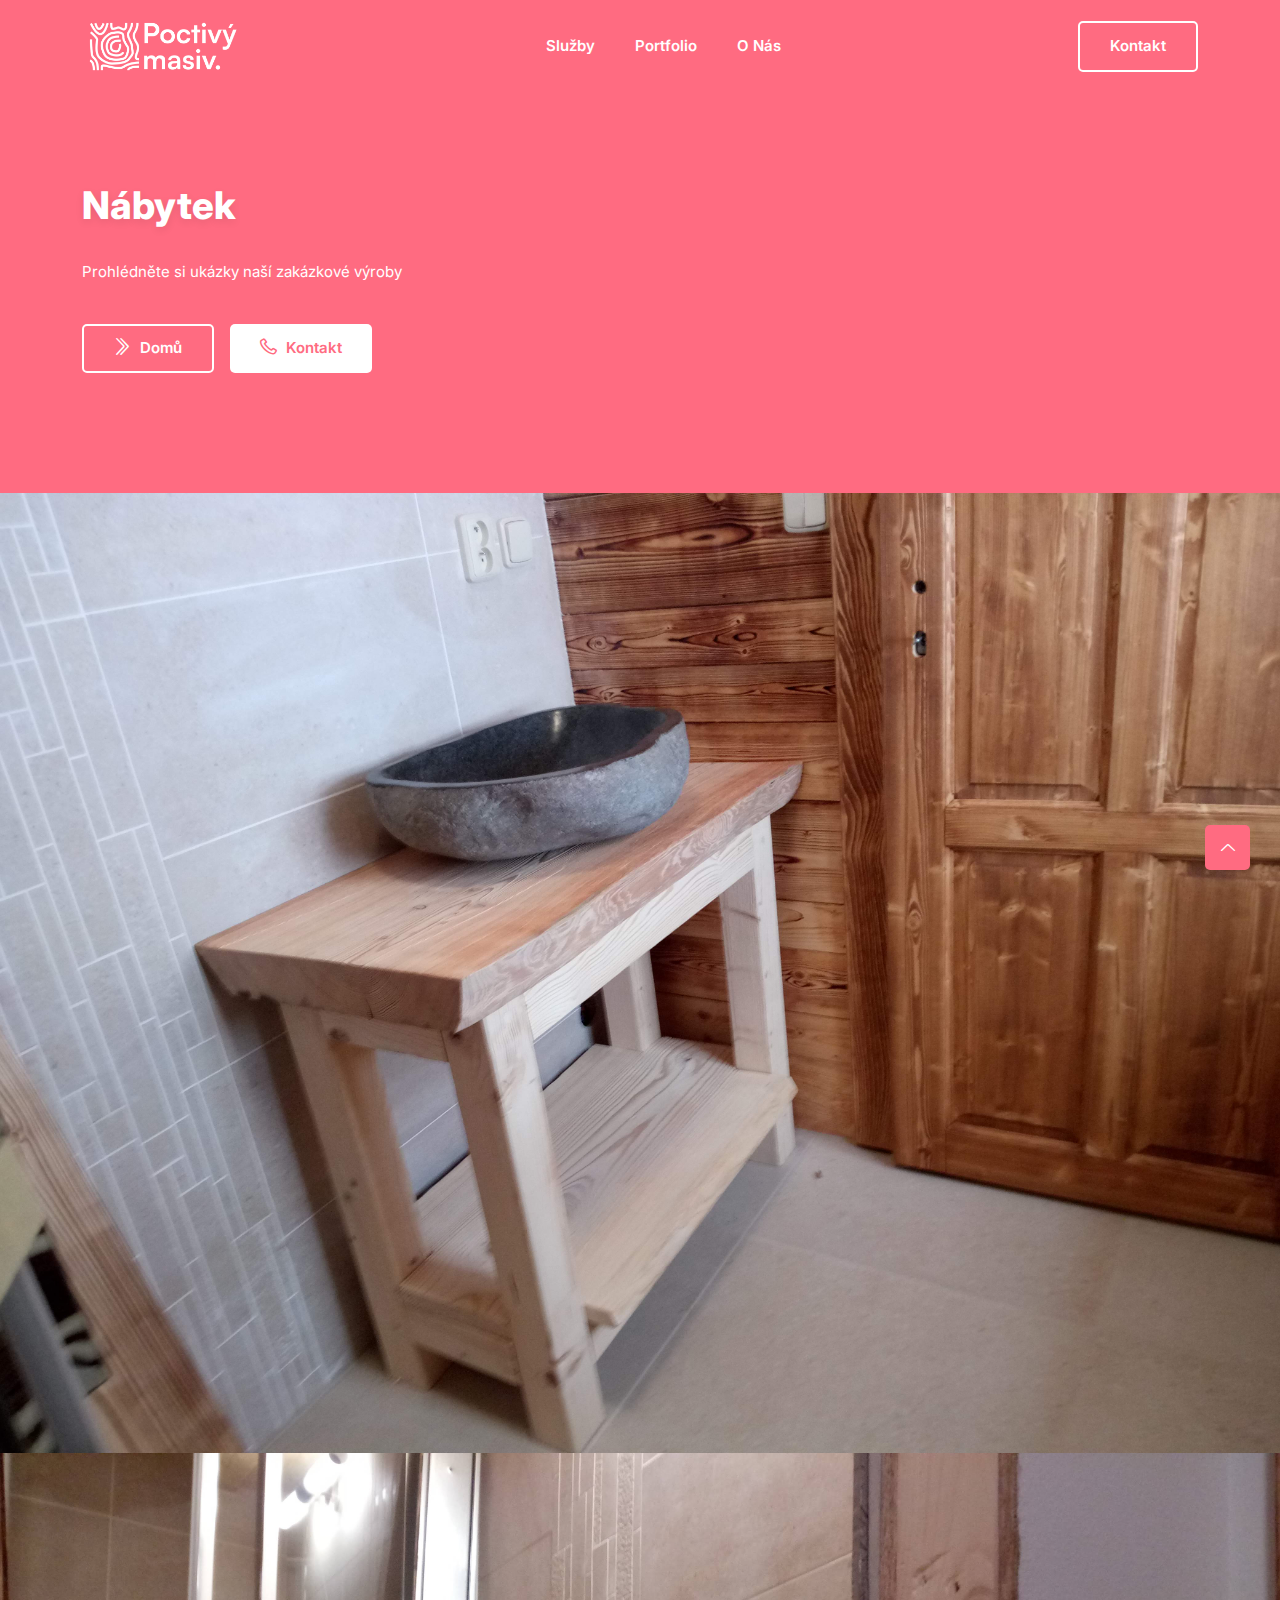
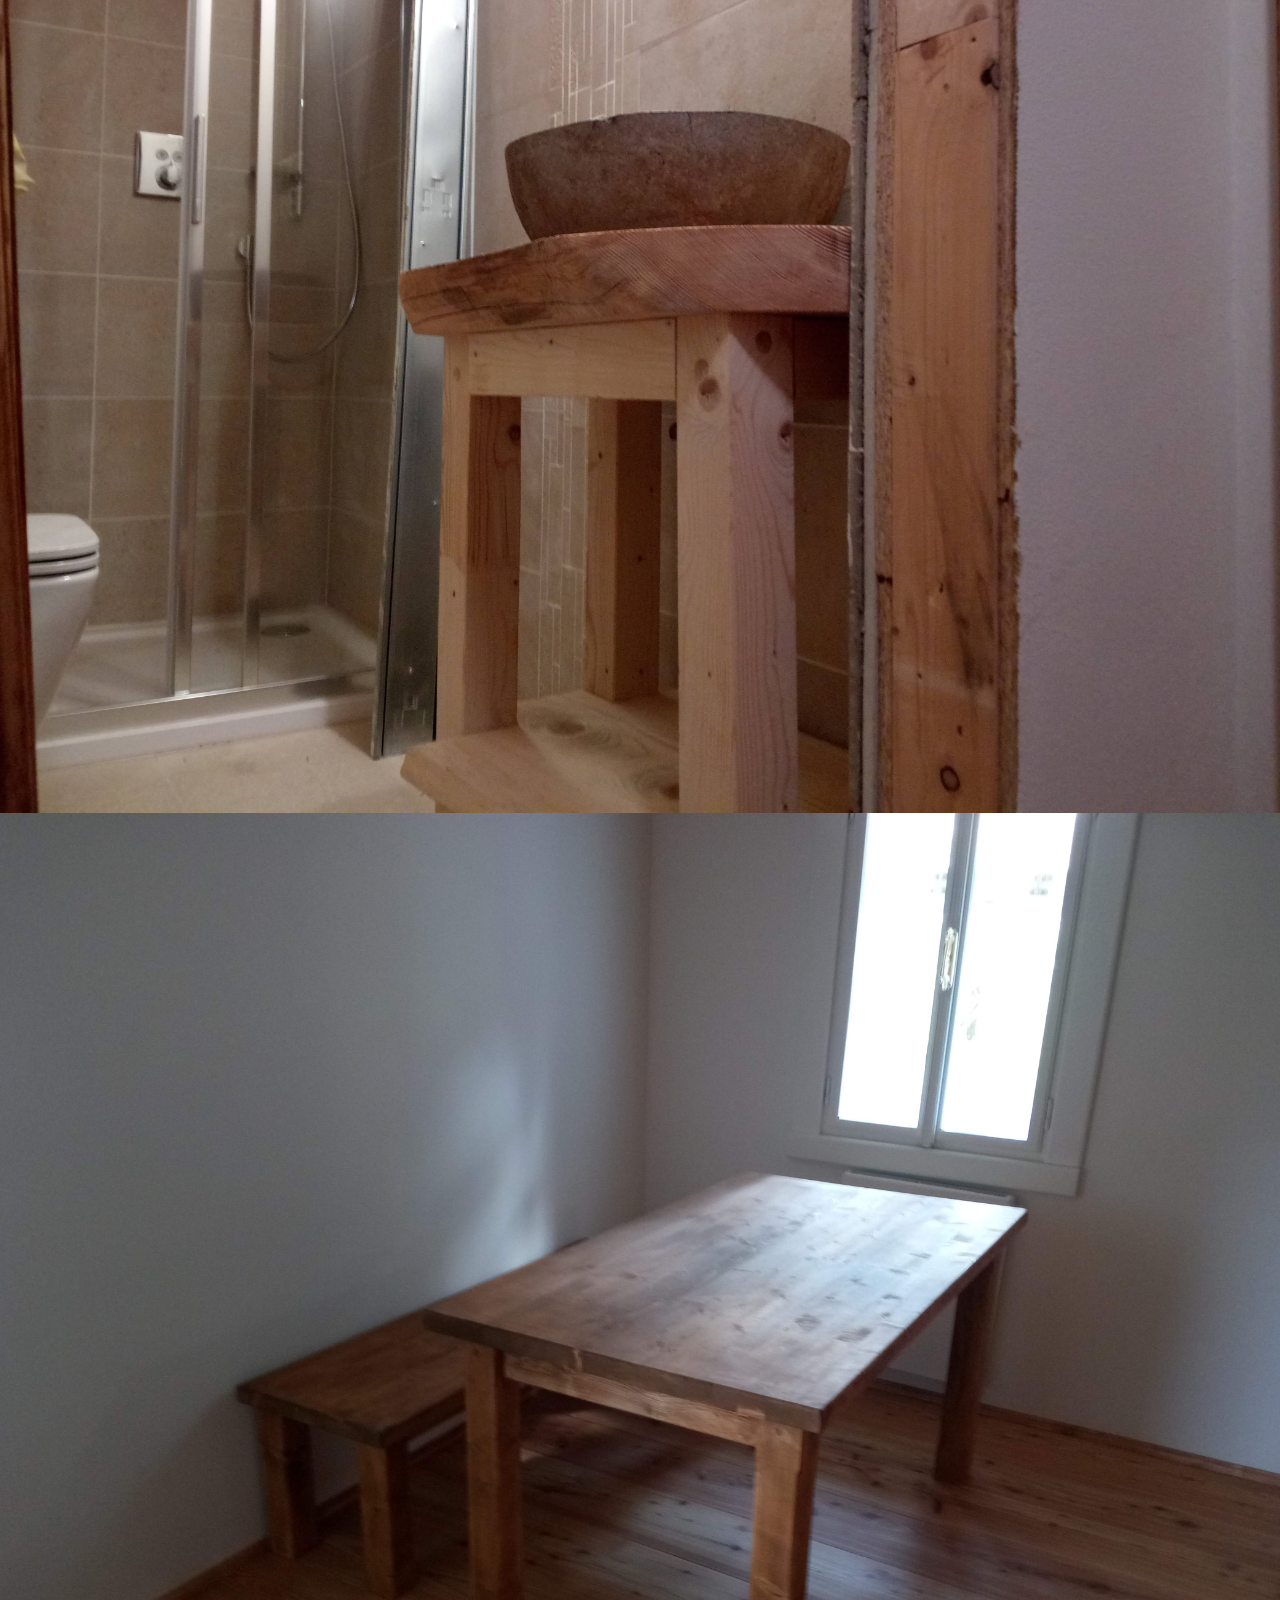
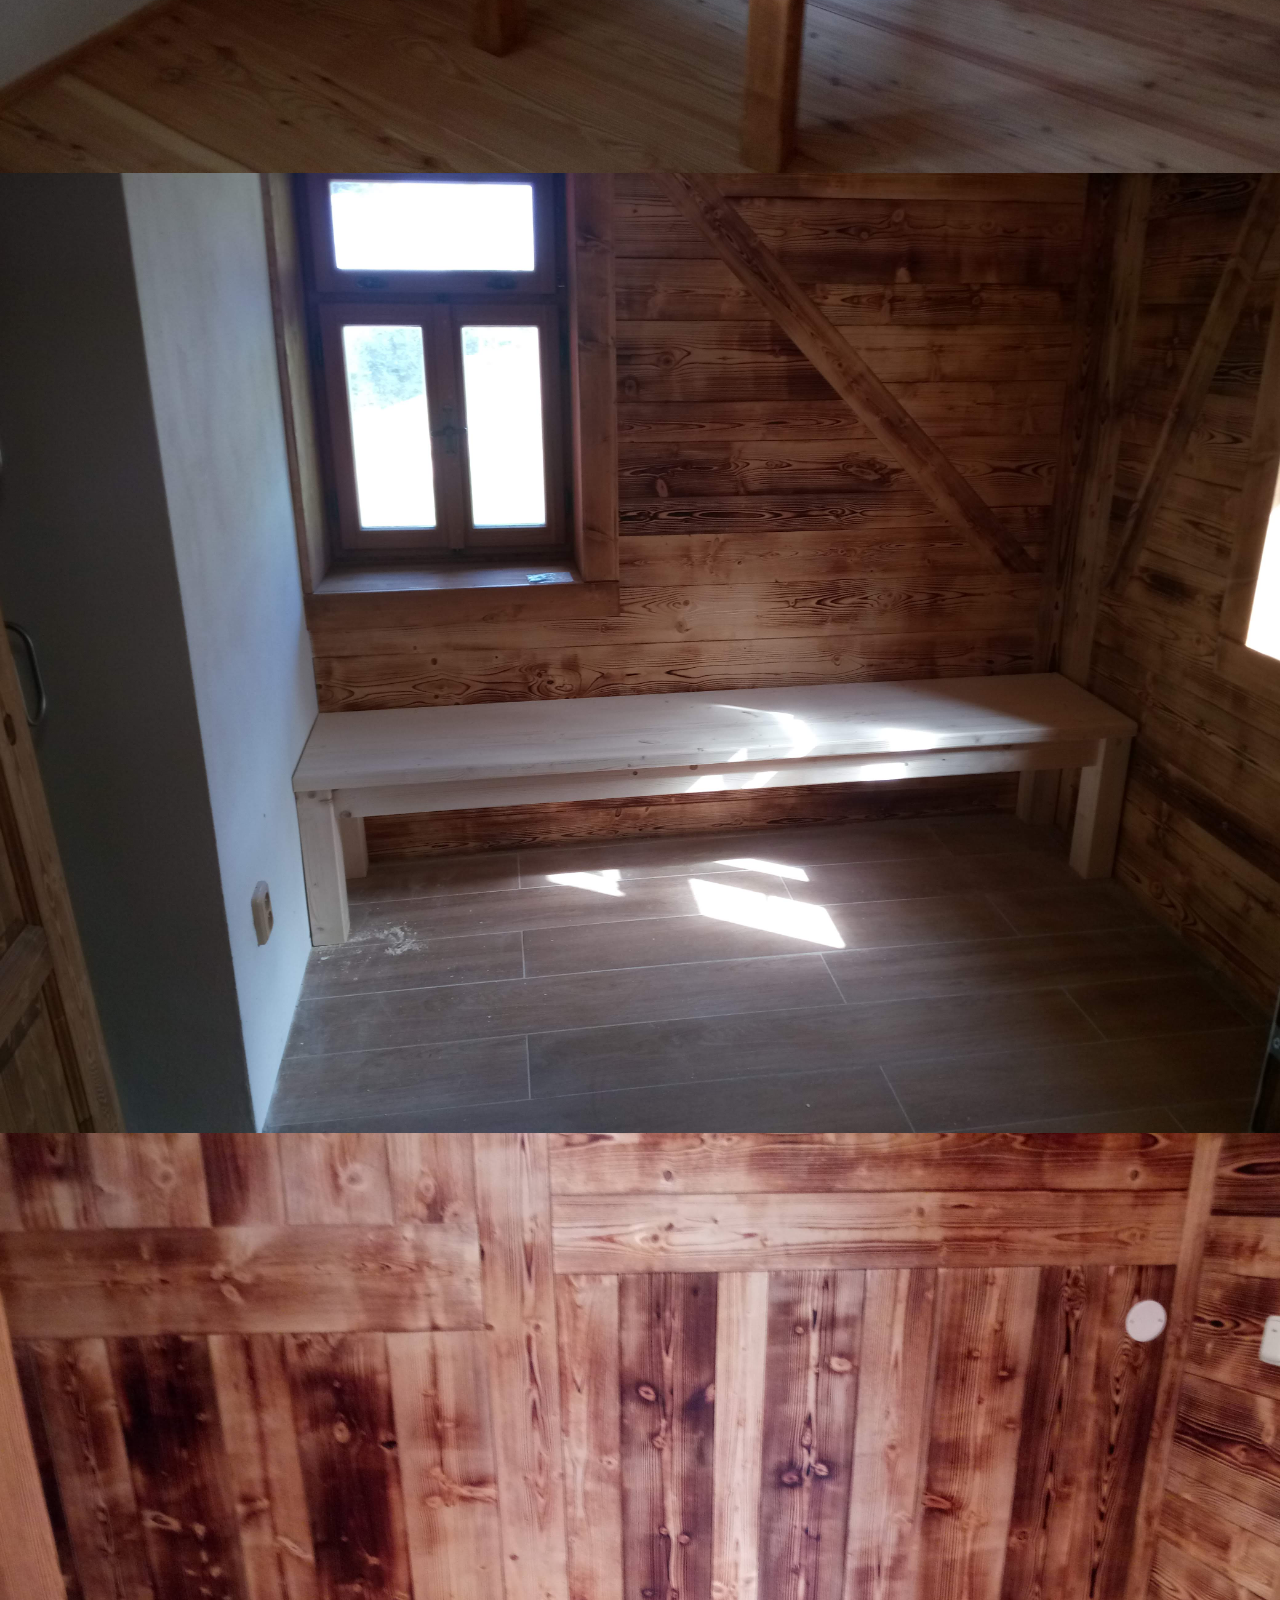
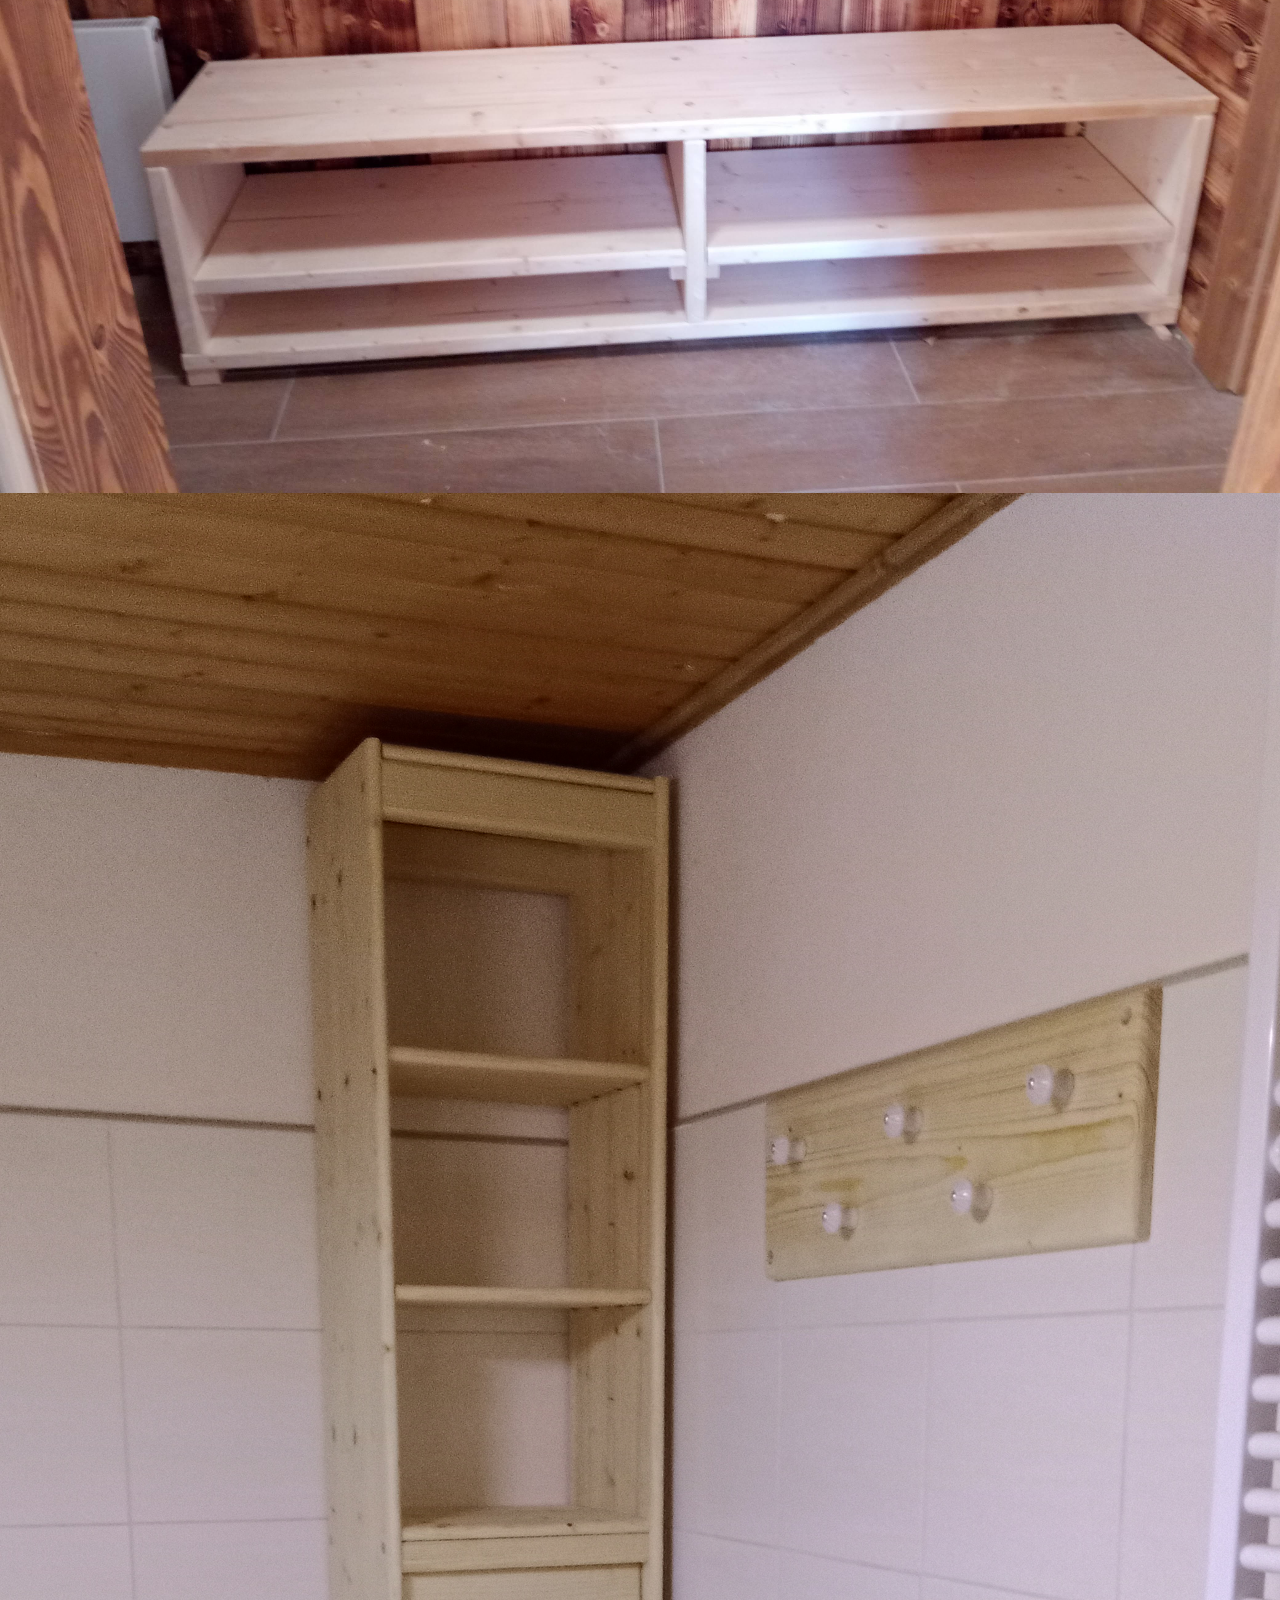
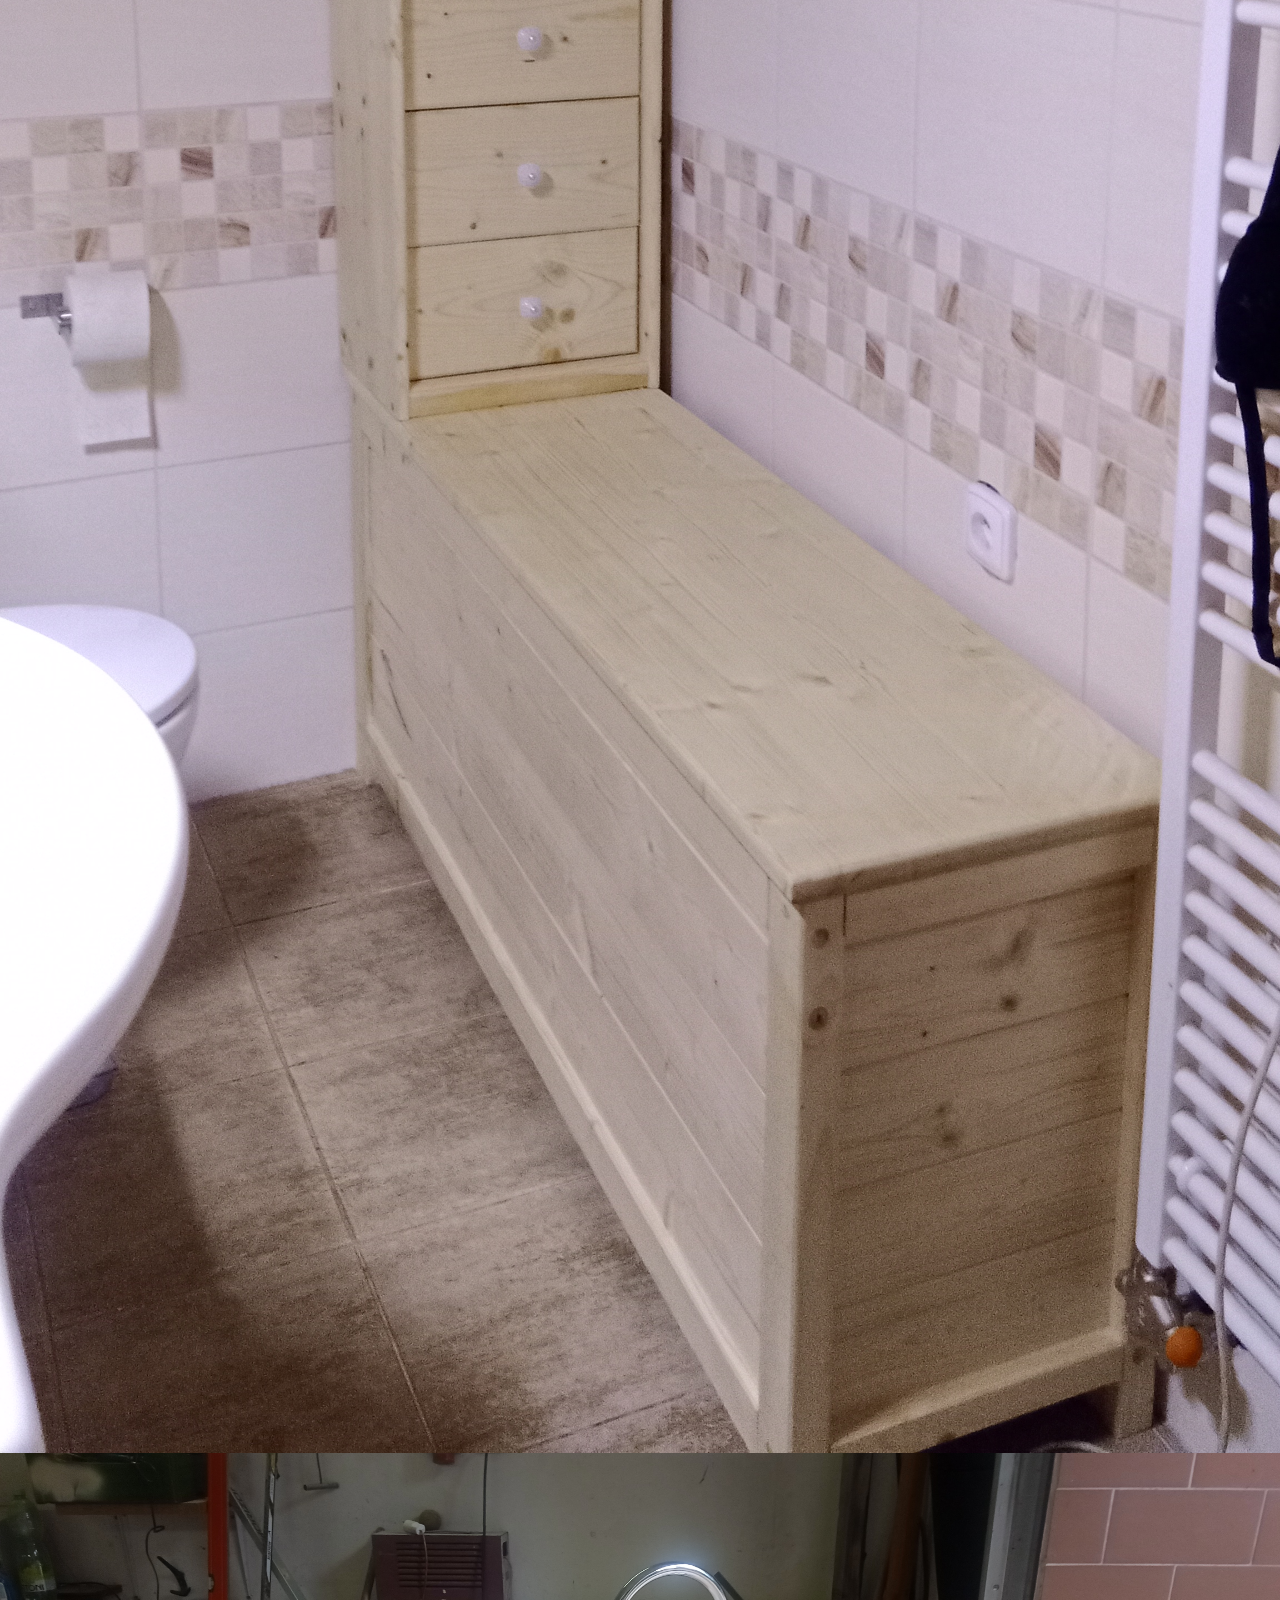
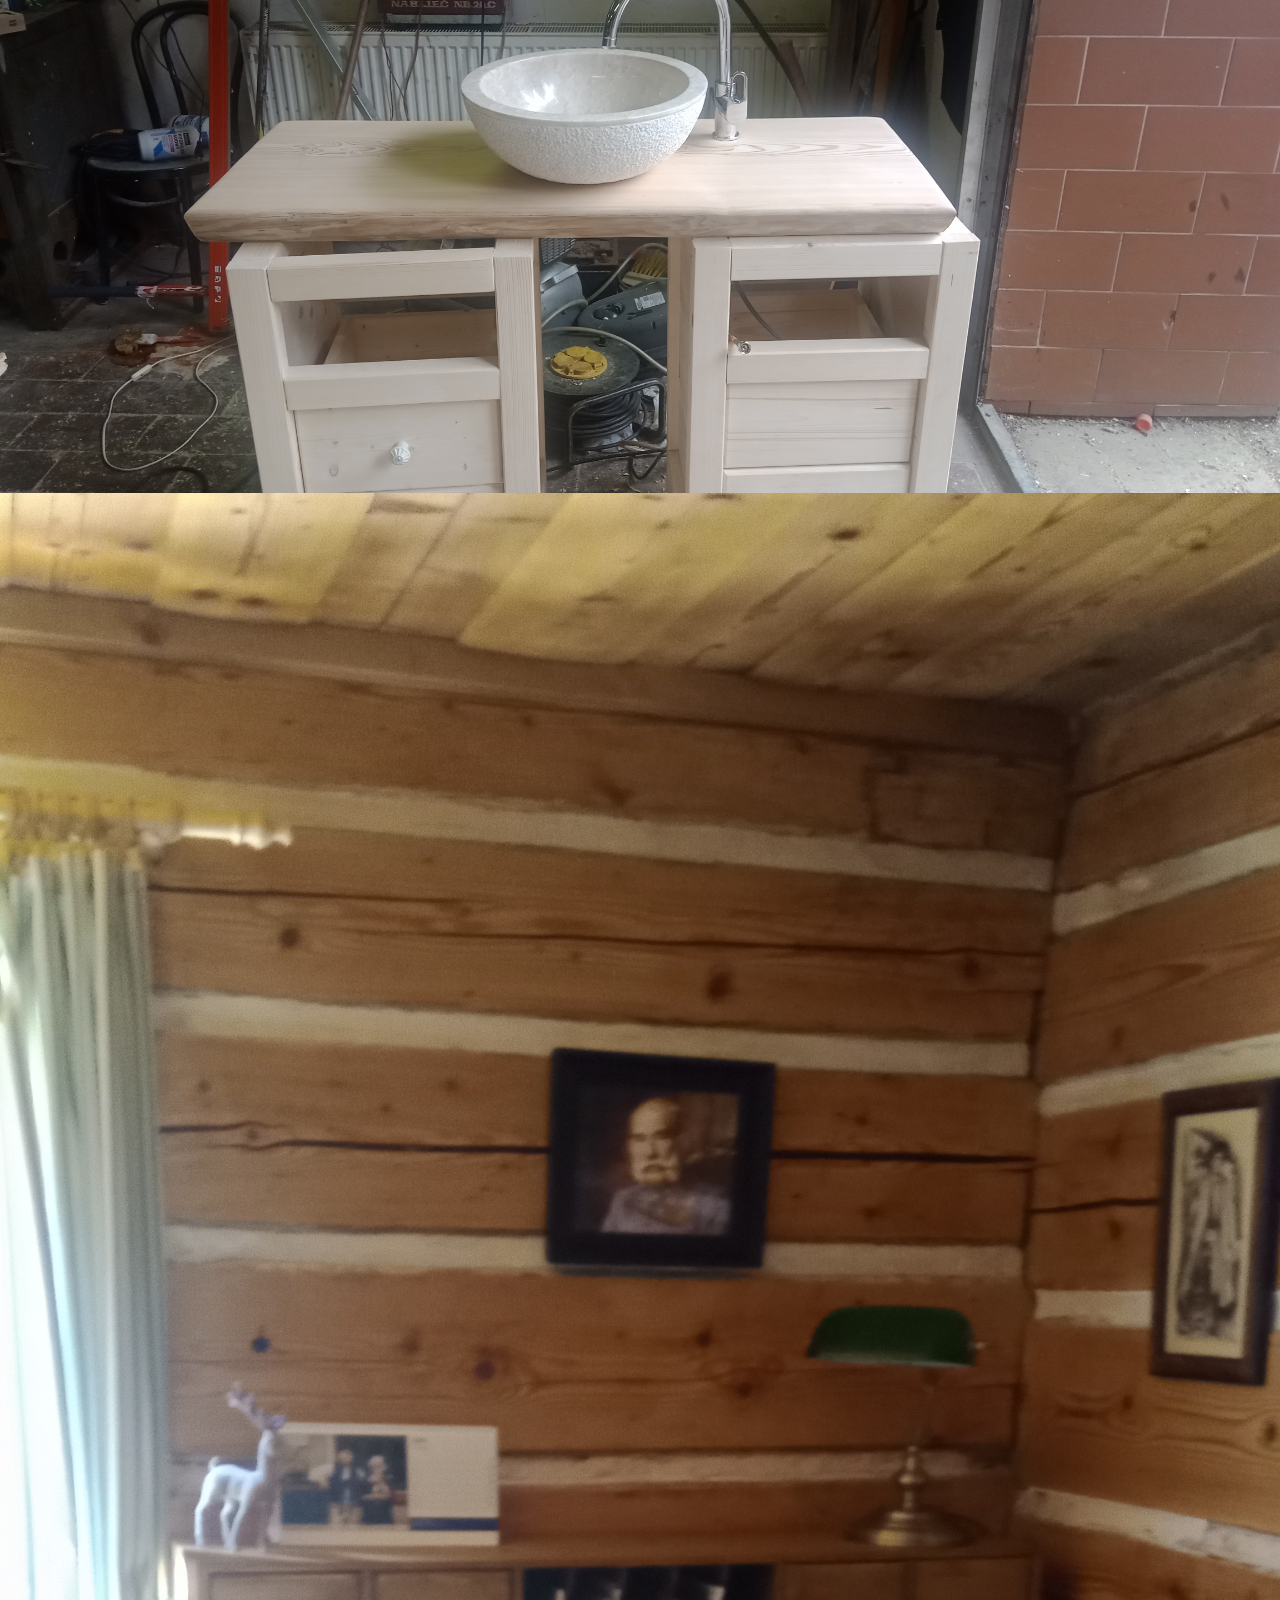
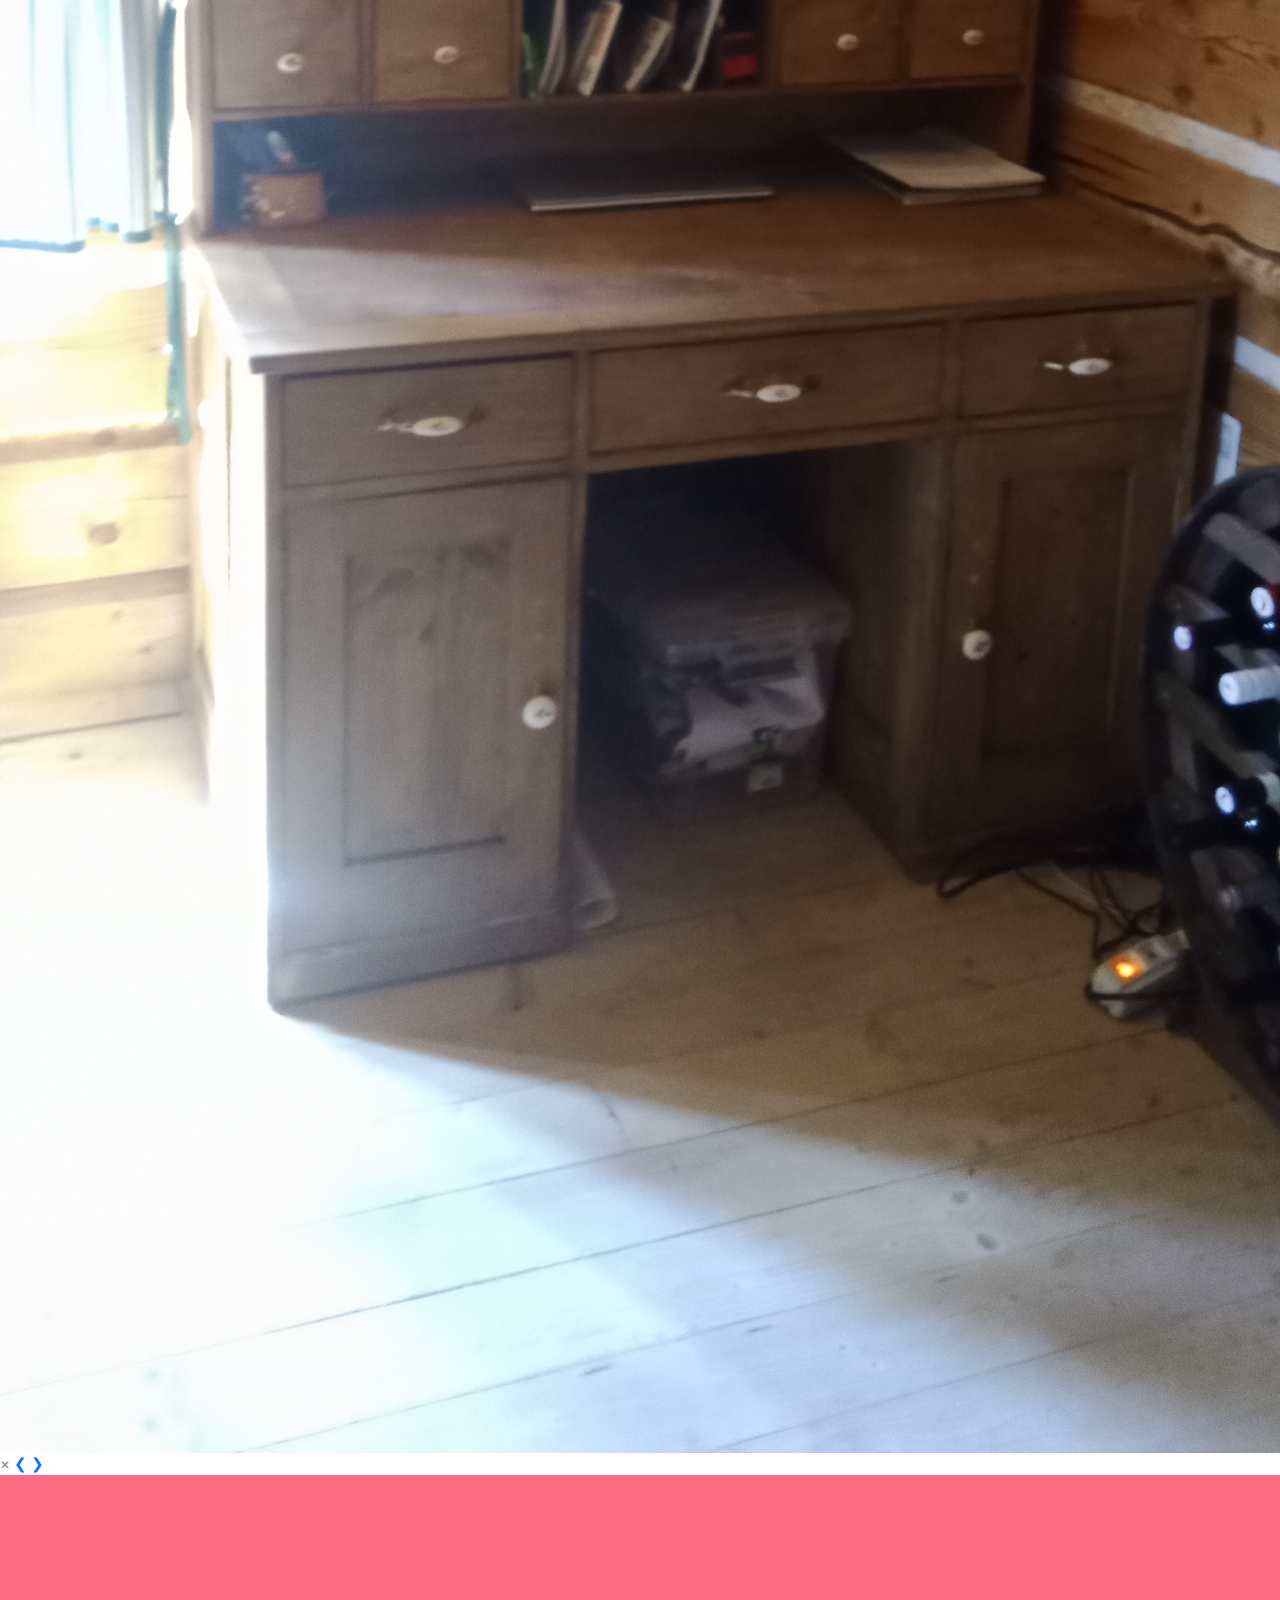
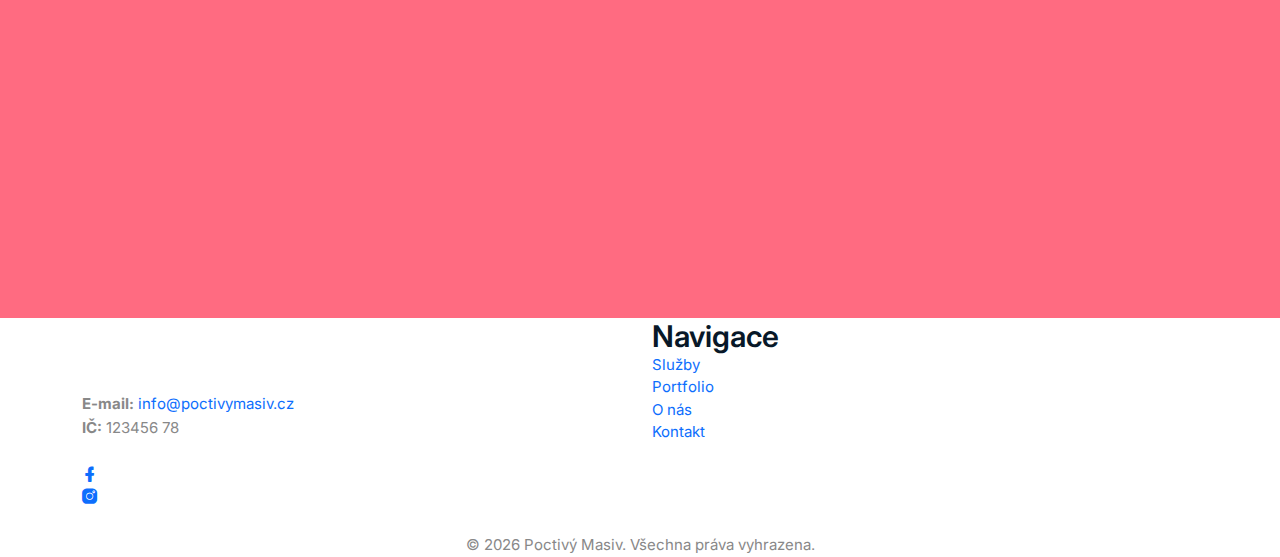
<file: portfolio/nabytek.html>
<!DOCTYPE html>
<html class="no-js" lang="zxx">

<head>
    <meta charset="utf-8" />
    <meta http-equiv="x-ua-compatible" content="ie=edge" />
    <title>Poctivý masiv - Truhlářství Trutnov</title>
    <meta name="description" content="" />
    <meta name="viewport" content="width=device-width, initial-scale=1" />
    <link rel="shortcut icon" type="image/x-icon" href="assets/images/favicon.svg" />

    <!-- ========================= CSS here ========================= -->
    <link rel="stylesheet" href="../assets/css/bootstrap.min.css" />
    <link rel="stylesheet" href="../assets/css/LineIcons.2.0.css" />
    <link rel="stylesheet" href="../assets/css/animate.css" />
    <link rel="stylesheet" href="../assets/css/tiny-slider.css" />
    <link rel="stylesheet" href="../assets/css/glightbox.min.css" />
    <link rel="stylesheet" href="../assets/css/main.css" />
    <link rel="stylesheet" href="../assets/css/media.css" />

</head>

<body>
    <!--[if lte IE 9]>
      <p class="browserupgrade">
        You are using an <strong>outdated</strong> browser. Please
        <a href="https://browsehappy.com/">upgrade your browser</a> to improve
        your experience and security.
      </p>
    <![endif]-->

    <!-- Preloader -->
    <div class="preloader">
        <div class="preloader-inner">
            <div class="preloader-icon">
                <span></span>
                <span></span>
            </div>
        </div>
    </div>
    <!-- /End Preloader -->

    <!-- Start Header Area -->
    <header class="header navbar-area">
        <div class="container">
            <div class="row align-items-center">
                <div class="col-lg-12">
                    <div class="nav-inner">
                        <!-- Start Navbar -->
                        <nav class="navbar navbar-expand-lg">
                            <a class="navbar-brand" href="../index.html">
                                <img src="assets/images/logo/white-logo.png" alt="Logo">
                            </a>
                            <button class="navbar-toggler mobile-menu-btn" type="button" data-bs-toggle="collapse"
                                data-bs-target="#navbarSupportedContent" aria-controls="navbarSupportedContent"
                                aria-expanded="false" aria-label="Toggle navigation">
                                <span class="toggler-icon"></span>
                                <span class="toggler-icon"></span>
                                <span class="toggler-icon"></span>
                            </button>
                            <div class="collapse navbar-collapse sub-menu-bar" id="navbarSupportedContent">
                                <ul id="nav" class="navbar-nav ms-auto">
                                   
                                    <li class="nav-item">
                                        <a href="#sluzby" class="page-scroll"
                                            aria-label="Toggle navigation">Služby</a>
                                    </li>
                                    <li class="nav-item">
                                        <a href="/portfolio/index.html" class
                                            aria-label="Toggle navigation">Portfolio</a>
                                    </li>
                                    <li class="nav-item">
                                        <a href="#o-nas" class="page-scroll"
                                            aria-label="Toggle navigation">O nás</a>
                                    </li>

                                </ul>
                            </div> <!-- navbar collapse -->
                            <div class="button add-list-button">
                                <a href="./kontakt.html" class="btn">Kontakt</a>
                            </div>
                        </nav>
                        <!-- End Navbar -->
                    </div>
                </div>
            </div> <!-- row -->
        </div> <!-- container -->
    </header>
    <!-- End Header Area -->

    <!-- Start Hero Area -->
    <section id="home" class="hero-area">
        <div class="container">
            <div class="row align-items-center">
                <div class="col-lg-7 col-md-12 col-12">
                    <div class="hero-content">
                        <h1 class="wow fadeInLeft" data-wow-delay=".4s">Nábytek</h1>
                        <p class="wow fadeInLeft" data-wow-delay=".6s">Prohlédněte si ukázky naší zakázkové výroby</p>
                        <div class="button wow fadeInLeft" data-wow-delay=".8s">
                            <a href="../index.html" class="btn btn-alt"><i class="lni lni-angle-double-right"></i> Domů
                            </a>
                            <a href="../kontakt.html" class="btn"><i class="lni lni-phone"></i> Kontakt</a>
                            
                        </div>
                    </div>
                </div>
               
            </div>
        </div>
    </section>
    <!-- End Hero Area -->

  <div class="main-container">
    
    
    <div class="gallery-grid">
        <div class="gallery-item">
            <img src="../assets/images/projekt/IMG_20210105_120117.jpg" alt="Kuchyň">
        </div>
        <div class="gallery-item">
            <img src="../assets/images/projekt/IMG_20210106_133814.jpg" alt="Skříň">
        </div>
        <div class="gallery-item">
            <img src="../assets/images/projekt/IMG_20210806_161355.jpg" alt="Stůl">
        </div>
        <div class="gallery-item">
            <img src="../assets/images/projekt/IMG_20210806_161432.jpg" alt="Stůl">
        </div>
        <div class="gallery-item">
            <img src="../assets/images/projekt/IMG_20210806_161439.jpg" alt="Stůl">
        </div>
        <div class="gallery-item">
            <img src="../assets/images/projekt/IMG_20240505_125417_549.jpg" alt="Stůl">
        </div>
        <div class="gallery-item">
            <img src="../assets/images/projekt/IMG_20240511_172959_381.jpg" alt="Stůl">
        </div>
        <div class="gallery-item">
            <img src="../assets/images/projekt/IMG_20240623_110233_637.jpg" alt="Stůl">
        </div>
        </div>

</div>

<div id="lightbox" class="lightbox">
    <span class="close">&times;</span>
    
    <a class="prev">&#10094;</a>
    <a class="next">&#10095;</a>

    <img class="lightbox-content" id="lightbox-img">
</div>

    <!-- Start Call To Action Area -->
    <section class="section call-action">
        <div class="container">
            <div class="row">
                <div class="col-lg-8 offset-lg-2 col-md-12 col-12">
                    <div class="cta-content">
                        <h2 class="wow fadeInUp" data-wow-delay=".2s">Máte v hlavě projekt? Pojďme ho proměnit ve skutečnost.
                        </h2>
                        <p class="wow fadeInUp" data-wow-delay=".4s">Zavolejte nám nebo napište, nacenění děláme nezávazně.</p>
                        <div class="button wow fadeInUp" data-wow-delay=".6s">
                            <a href="../kontakt.html" class="btn">Kontakt</a>
                        </div>
                    </div>
                    </div>
                                        
        </div>
    </div>

    </div>
                </div>
            </div>
        </div>
    </section>
    <!-- End Call To Action Area -->

    <!-- Start Footer Area -->

    <footer class="footer-simple">
    <div class="container">
        <div class="row">
            
            <div class="col-lg-6 col-md-6 col-12 mb-4">
                <a href="index.html" class="footer-logo">
                    <img src="assets/images/logo/white-logo.png" alt="Poctivý Masiv" style="max-height: 50px;">
                    </a>
                
                <div class="contact-info mt-4">
                    <p><strong>E-mail:</strong> <a href="mailto:info@poctivymasiv.cz">info@poctivymasiv.cz</a></p>
                    <p><strong>IČ:</strong> 123456 78</p>

                     <ul class="social-icons mt-4">
        <li>
            <a href="#" target="_blank">
                <i class="lni lni-facebook-filled"></i>
            </a>
        </li>
        <li>
            <a href="#" target="_blank">
                <i class="lni lni-instagram-filled"></i>
            </a>
        </li>
    </ul>
                </div>
            </div>

            <div class="col-lg-6 col-md-6 col-12 footer-menu-col">
                <h3 class="footer-heading">Navigace</h3>
                <ul class="footer-nav">
                    <li><a href="../index.html#sluzby">Služby</a></li>
                    <li><a href="./index.html">Portfolio</a></li>
                    <li><a href="../index.html#o-nas">O nás</a></li>
                    <li><a href="../kontakt.html">Kontakt</a></li>
                </ul>
               
            </div>

        </div>

        <div class="copyright-area">
            <div class="row">
                <div class="col-12 text-center">
                    <p>&copy; 2026 Poctivý Masiv. Všechna práva vyhrazena.</p>
                </div>
            </div>
        </div>
    </div>
</footer>
    <!--/ End Footer Area -->

    <!-- ========================= scroll-top ========================= -->
    <a href="#" class="scroll-top">
        <i class="lni lni-chevron-up"></i>
    </a>

    <!-- ========================= JS here ========================= -->
    <script src="../assets/js/bootstrap.min.js"></script>
    <script src="../assets/js/wow.min.js"></script>
    <script src="../assets/js/tiny-slider.js"></script>
    <script src="../assets/js/glightbox.min.js"></script>
    <script src="../assets/js/count-up.min.js"></script>
    <script src="../assets/js/main.js"></script>
    <script type="text/javascript">

        //====== counter up 
        var cu = new counterUp({
            start: 0,
            duration: 2000,
            intvalues: true,
            interval: 100,
            append: " ",
        });
        cu.start();
    </script>
    <script>
    document.addEventListener('DOMContentLoaded', () => {
    const lightbox = document.getElementById('lightbox');
    const lightboxImg = document.getElementById('lightbox-img');
    const closeBtn = document.querySelector('.close');
    const prevBtn = document.querySelector('.prev');
    const nextBtn = document.querySelector('.next');
    
    // Získáme všechny obrázky v galerii jako pole
    const images = Array.from(document.querySelectorAll('.gallery-item img'));
    let currentIndex = 0;

    // Funkce pro zobrazení obrázku podle indexu
    function showImage(index) {
        if (index >= images.length) {
            currentIndex = 0; // Pokud jsme na konci, skočíme na začátek
        } else if (index < 0) {
            currentIndex = images.length - 1; // Pokud jsme na začátku a jdeme zpět, skočíme na konec
        } else {
            currentIndex = index;
        }
        lightboxImg.src = images[currentIndex].src;
    }

    // 1. Otevření lightboxu
    images.forEach((img, index) => {
        img.addEventListener('click', () => {
            lightbox.style.display = "flex";
            showImage(index); // Otevřeme rovnou ten správný index
        });
    });

    // 2. Zavření
    const closeLightbox = () => {
        lightbox.style.display = "none";
    };

    closeBtn.addEventListener('click', closeLightbox);
    
    // Zavření kliknutím mimo fotku
    lightbox.addEventListener('click', (e) => {
        if (e.target === lightbox) closeLightbox();
    });

    // 3. Navigace kliknutím
    prevBtn.addEventListener('click', () => showImage(currentIndex - 1));
    nextBtn.addEventListener('click', () => showImage(currentIndex + 1));

    // 4. Ovládání klávesnicí (ESC, Šipka vlevo, Šipka vpravo)
    document.addEventListener('keydown', (e) => {
        if (lightbox.style.display === "flex") {
            if (e.key === "Escape") closeLightbox();
            if (e.key === "ArrowLeft") showImage(currentIndex - 1);
            if (e.key === "ArrowRight") showImage(currentIndex + 1);
        }
    });
});
    </script>
</body>

</html>
</file>
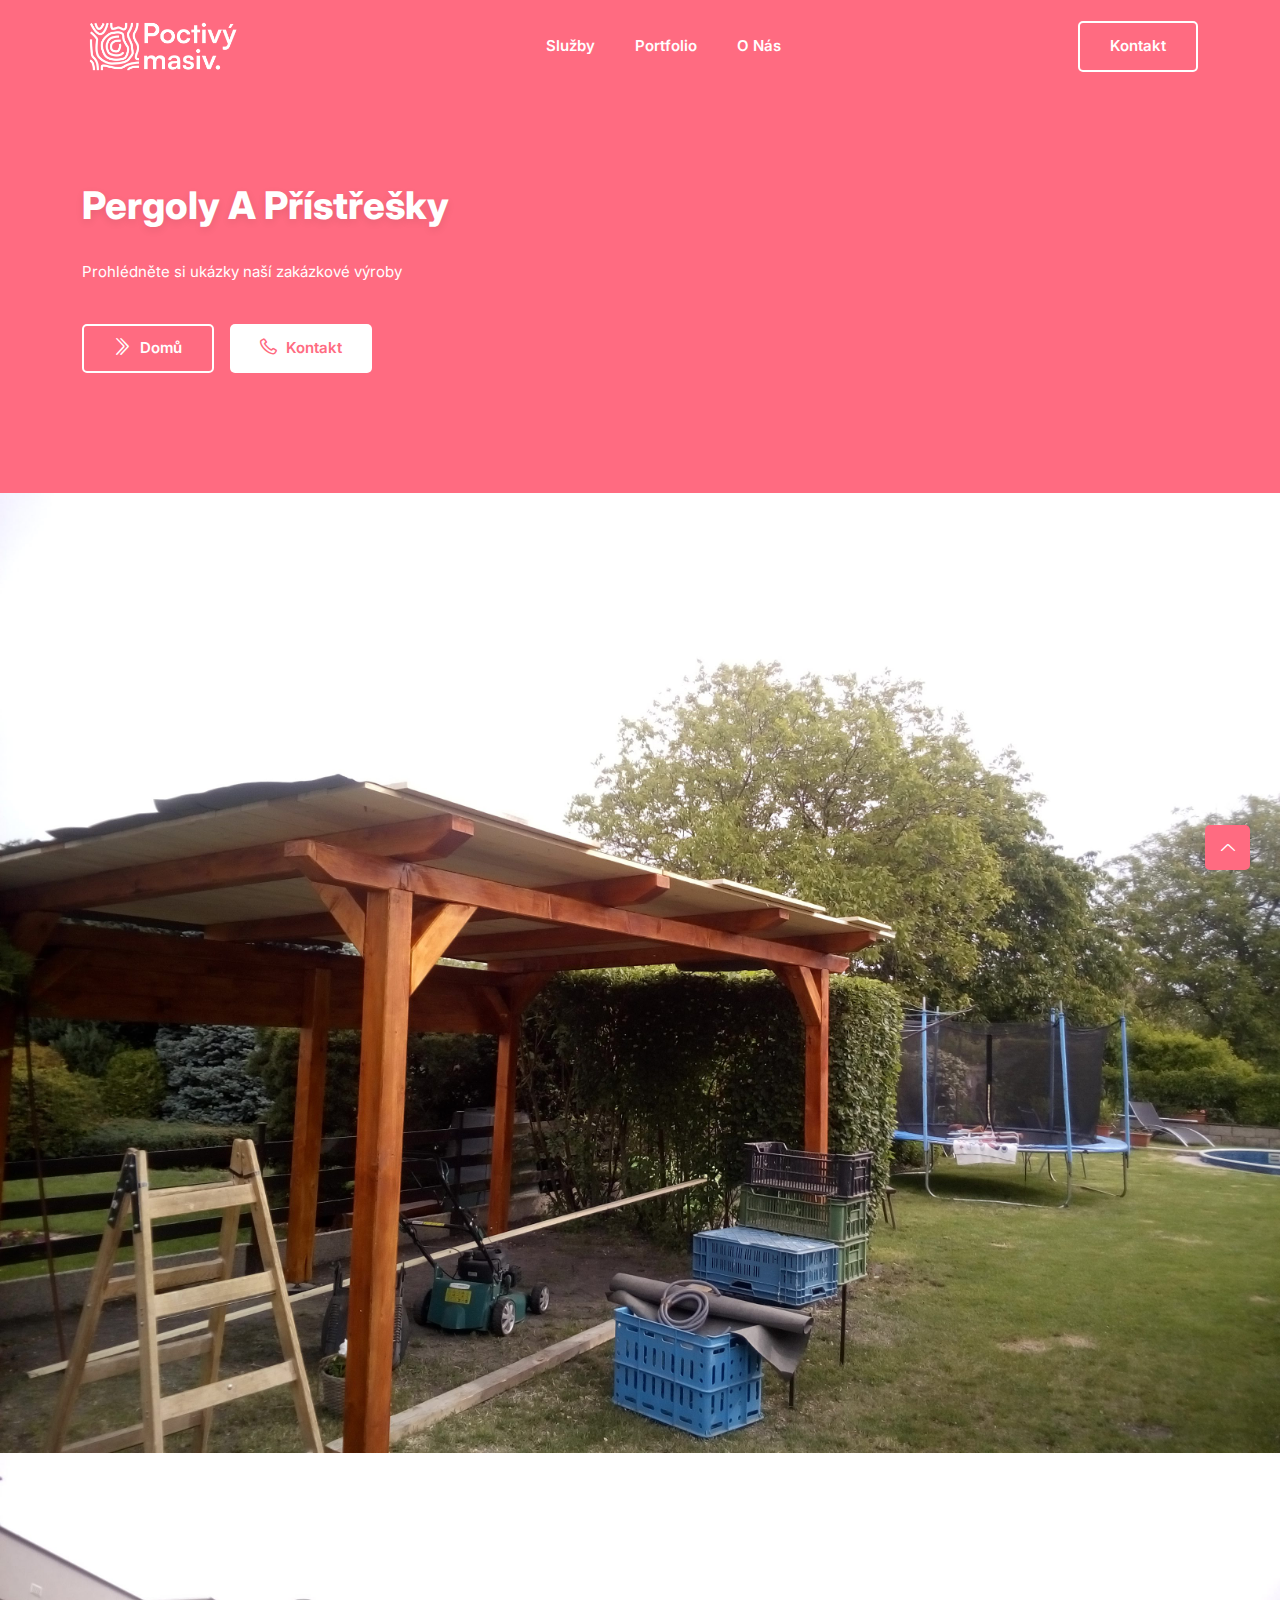
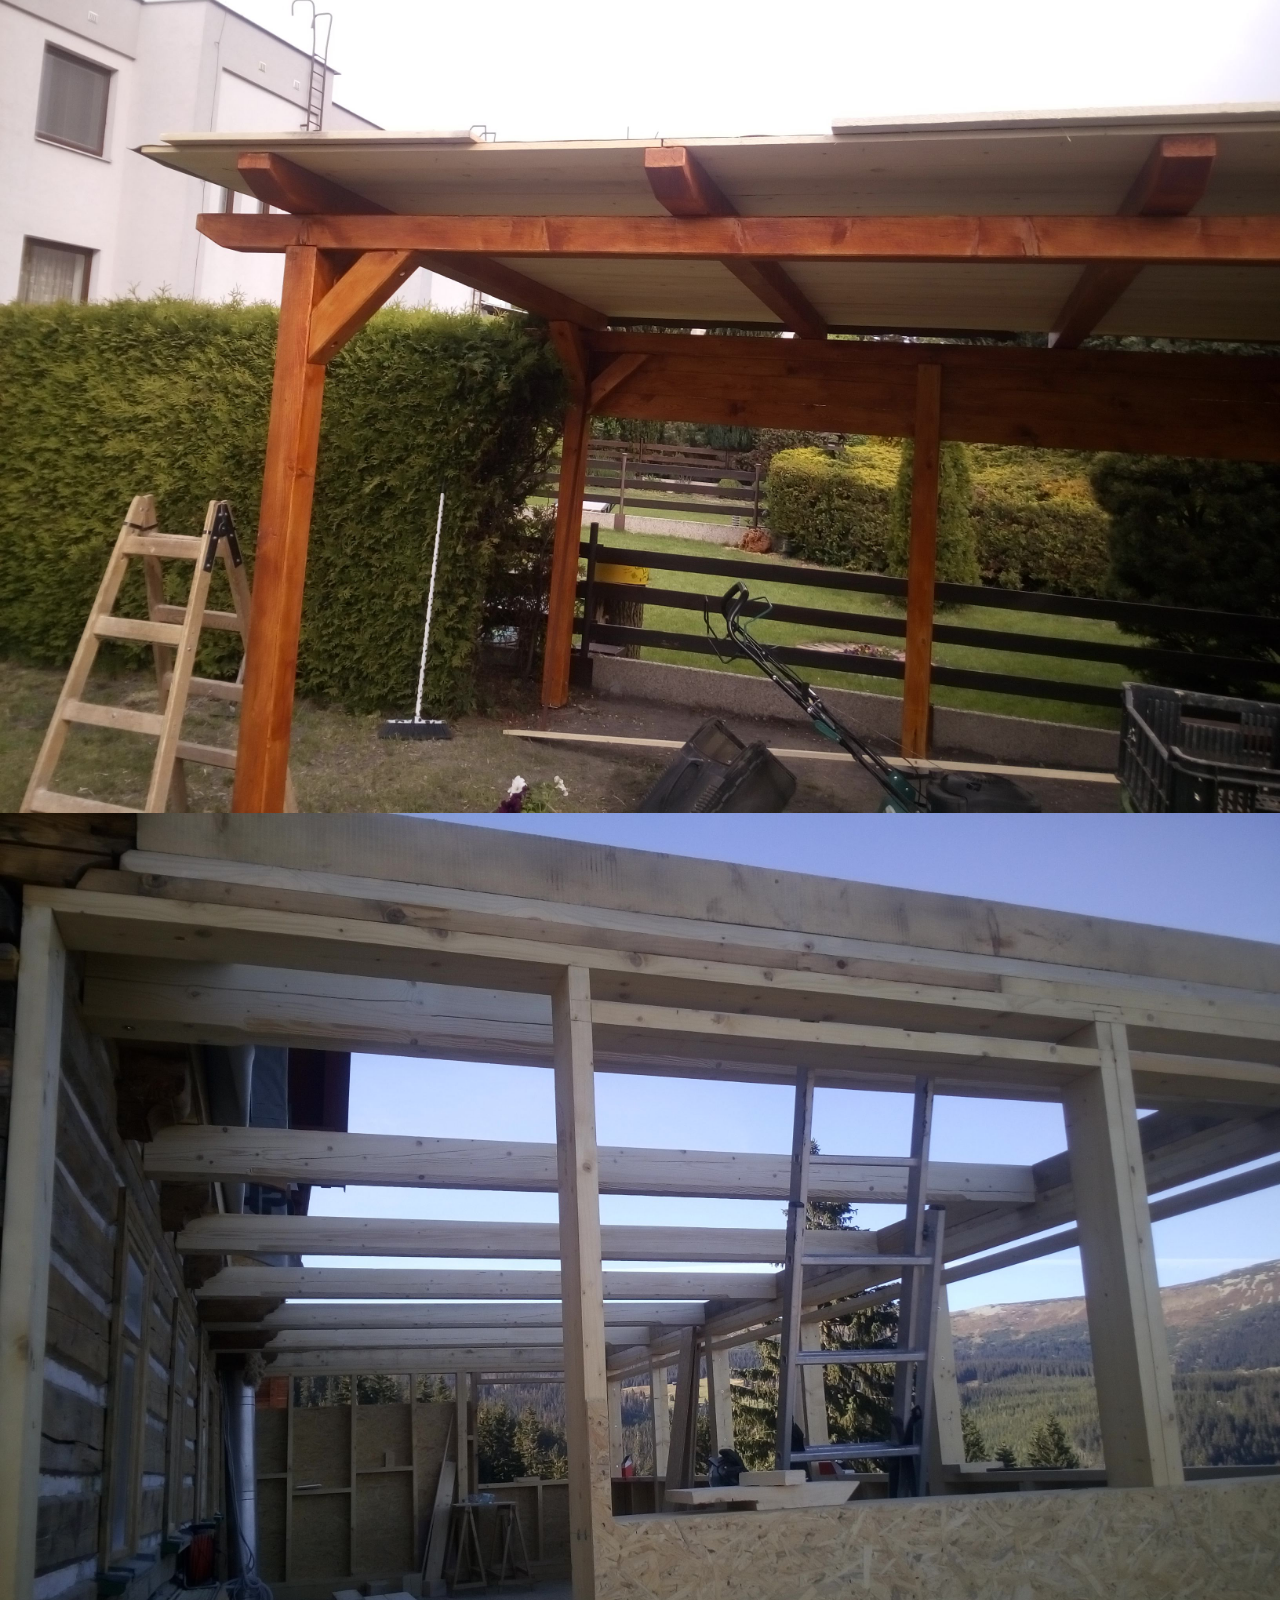
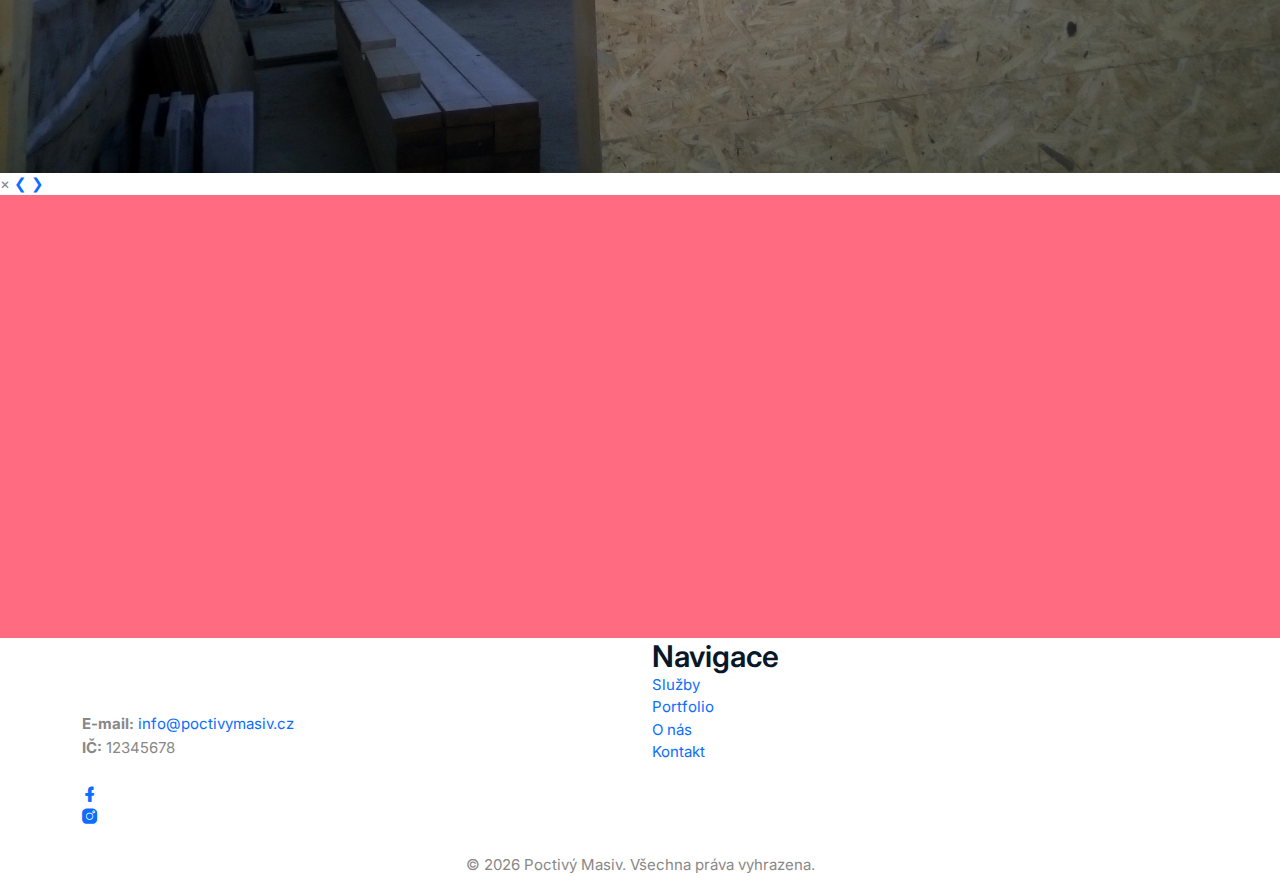
<file: portfolio/pergoly.html>
<!DOCTYPE html>
<html class="no-js" lang="zxx">

<head>
    <meta charset="utf-8" />
    <meta http-equiv="x-ua-compatible" content="ie=edge" />
    <title>Poctivý masiv - Truhlářství Trutnov</title>
    <meta name="description" content="" />
    <meta name="viewport" content="width=device-width, initial-scale=1" />
    <link rel="shortcut icon" type="image/x-icon" href="assets/images/favicon.svg" />

    <!-- ========================= CSS here ========================= -->
    <link rel="stylesheet" href="../assets/css/bootstrap.min.css" />
    <link rel="stylesheet" href="../assets/css/LineIcons.2.0.css" />
    <link rel="stylesheet" href="../assets/css/animate.css" />
    <link rel="stylesheet" href="../assets/css/tiny-slider.css" />
    <link rel="stylesheet" href="../assets/css/glightbox.min.css" />
    <link rel="stylesheet" href="../assets/css/main.css" />
    <link rel="stylesheet" href="../assets/css/media.css" />

</head>

<body>
    <!--[if lte IE 9]>
      <p class="browserupgrade">
        You are using an <strong>outdated</strong> browser. Please
        <a href="https://browsehappy.com/">upgrade your browser</a> to improve
        your experience and security.
      </p>
    <![endif]-->

    <!-- Preloader -->
    <div class="preloader">
        <div class="preloader-inner">
            <div class="preloader-icon">
                <span></span>
                <span></span>
            </div>
        </div>
    </div>
    <!-- /End Preloader -->

    <!-- Start Header Area -->
    <header class="header navbar-area">
        <div class="container">
            <div class="row align-items-center">
                <div class="col-lg-12">
                    <div class="nav-inner">
                        <!-- Start Navbar -->
                        <nav class="navbar navbar-expand-lg">
                            <a class="navbar-brand" href="../index.html">
                                <img src="assets/images/logo/white-logo.png" alt="Logo">
                            </a>
                            <button class="navbar-toggler mobile-menu-btn" type="button" data-bs-toggle="collapse"
                                data-bs-target="#navbarSupportedContent" aria-controls="navbarSupportedContent"
                                aria-expanded="false" aria-label="Toggle navigation">
                                <span class="toggler-icon"></span>
                                <span class="toggler-icon"></span>
                                <span class="toggler-icon"></span>
                            </button>
                            <div class="collapse navbar-collapse sub-menu-bar" id="navbarSupportedContent">
                                <ul id="nav" class="navbar-nav ms-auto">
                                   
                                    <li class="nav-item">
                                        <a href="../index.html#sluzby" class="page-scroll"
                                            aria-label="Toggle navigation">Služby</a>
                                    </li>
                                    <li class="nav-item">
                                        <a href="/portfolio/index.html" class
                                            aria-label="Toggle navigation">Portfolio</a>
                                    </li>
                                    <li class="nav-item">
                                        <a href="#o-nas" class="page-scroll"
                                            aria-label="Toggle navigation">O nás</a>
                                    </li>

                                </ul>
                            </div> <!-- navbar collapse -->
                            <div class="button add-list-button">
                                <a href="./kontakt.html" class="btn">Kontakt</a>
                            </div>
                        </nav>
                        <!-- End Navbar -->
                    </div>
                </div>
            </div> <!-- row -->
        </div> <!-- container -->
    </header>
    <!-- End Header Area -->

    <!-- Start Hero Area -->
    <section id="home" class="hero-area">
        <div class="container">
            <div class="row align-items-center">
                <div class="col-lg-7 col-md-12 col-12">
                    <div class="hero-content">
                        <h1 class="wow fadeInLeft" data-wow-delay=".4s" >Pergoly a přístřešky</h1>
                        <p class="wow fadeInLeft" data-wow-delay=".6s">Prohlédněte si ukázky naší zakázkové výroby</p>
                        <div class="button wow fadeInLeft" data-wow-delay=".8s">
                            <a href="../index.html" class="btn btn-alt"><i class="lni lni-angle-double-right"></i> Domů
                            </a>
                            <a href="../kontakt.html" class="btn"><i class="lni lni-phone"></i> Kontakt</a>
                            
                        </div>
                    </div>
                </div>
               
            </div>
        </div>
    </section>
    <!-- End Hero Area -->

  <div class="main-container">
    
    
    <div class="gallery-grid">
        <div class="gallery-item">
            <img src="../assets/images/projekt/IMG_20200531_083627.jpg" alt="Kuchyň">
        </div>
        <div class="gallery-item">
            <img src="../assets/images/projekt/IMG_20200531_083615.jpg" alt="Skříň">
        </div>
        <div class="gallery-item">
            <img src="../assets/images/projekt/IMG_20200918_154754.jpg" alt="Stůl">
        </div>
       
        </div>

</div>

<div id="lightbox" class="lightbox">
    <span class="close">&times;</span>
    
    <a class="prev">&#10094;</a>
    <a class="next">&#10095;</a>

    <img class="lightbox-content" id="lightbox-img">
</div>

    <!-- Start Call To Action Area -->
    <section class="section call-action">
        <div class="container">
            <div class="row">
                <div class="col-lg-8 offset-lg-2 col-md-12 col-12">
                    <div class="cta-content">
                        <h2 class="wow fadeInUp" data-wow-delay=".2s">Máte v hlavě projekt? Pojďme ho proměnit ve skutečnost.
                        </h2>
                        <p class="wow fadeInUp" data-wow-delay=".4s">Zavolejte nám nebo napište, nacenění děláme nezávazně.</p>
                        <div class="button wow fadeInUp" data-wow-delay=".6s">
                            <a href="../kontakt.html" class="btn">Kontakt</a>
                        </div>
                    </div>
                    </div>
                                        
        </div>
    </div>

    </div>
                </div>
            </div>
        </div>
    </section>
    <!-- End Call To Action Area -->

    <!-- Start Footer Area -->

    <footer class="footer-simple">
    <div class="container">
        <div class="row">
            
            <div class="col-lg-6 col-md-6 col-12 mb-4">
                <a href="index.html" class="footer-logo">
                    <img src="assets/images/logo/white-logo.png" alt="Poctivý Masiv" style="max-height: 50px;">
                    </a>
                
                <div class="contact-info mt-4">
                    <p><strong>E-mail:</strong> <a href="mailto:info@poctivymasiv.cz">info@poctivymasiv.cz</a></p>
                    <p><strong>IČ:</strong> 12345678</p>

                     <ul class="social-icons mt-4">
        <li>
            <a href="#" target="_blank">
                <i class="lni lni-facebook-filled"></i>
            </a>
        </li>
        <li>
            <a href="#" target="_blank">
                <i class="lni lni-instagram-filled"></i>
            </a>
        </li>
    </ul>
                </div>
            </div>

            <div class="col-lg-6 col-md-6 col-12 footer-menu-col">
                <h3 class="footer-heading">Navigace</h3>
                <ul class="footer-nav">
                    <li><a href="../index.html#sluzby">Služby</a></li>
                    <li><a href="./index.html">Portfolio</a></li>
                    <li><a href="../index.html#o-nas">O nás</a></li>
                    <li><a href="../kontakt.html">Kontakt</a></li>
                </ul>
               
            </div>

        </div>

        <div class="copyright-area">
            <div class="row">
                <div class="col-12 text-center">
                    <p>&copy; 2026 Poctivý Masiv. Všechna práva vyhrazena.</p>
                </div>
            </div>
        </div>
    </div>
</footer>
    <!--/ End Footer Area -->

    <!-- ========================= scroll-top ========================= -->
    <a href="#" class="scroll-top">
        <i class="lni lni-chevron-up"></i>
    </a>

    <!-- ========================= JS here ========================= -->
    <script src="../assets/js/bootstrap.min.js"></script>
    <script src="../assets/js/wow.min.js"></script>
    <script src="../assets/js/tiny-slider.js"></script>
    <script src="../assets/js/glightbox.min.js"></script>
    <script src="../assets/js/count-up.min.js"></script>
    <script src="../assets/js/main.js"></script>
    <script type="text/javascript">

        //====== counter up 
        var cu = new counterUp({
            start: 0,
            duration: 2000,
            intvalues: true,
            interval: 100,
            append: " ",
        });
        cu.start();
    </script>
    <script>
    document.addEventListener('DOMContentLoaded', () => {
    const lightbox = document.getElementById('lightbox');
    const lightboxImg = document.getElementById('lightbox-img');
    const closeBtn = document.querySelector('.close');
    const prevBtn = document.querySelector('.prev');
    const nextBtn = document.querySelector('.next');
    
    // Získáme všechny obrázky v galerii jako pole
    const images = Array.from(document.querySelectorAll('.gallery-item img'));
    let currentIndex = 0;

    // Funkce pro zobrazení obrázku podle indexu
    function showImage(index) {
        if (index >= images.length) {
            currentIndex = 0; // Pokud jsme na konci, skočíme na začátek
        } else if (index < 0) {
            currentIndex = images.length - 1; // Pokud jsme na začátku a jdeme zpět, skočíme na konec
        } else {
            currentIndex = index;
        }
        lightboxImg.src = images[currentIndex].src;
    }

    // 1. Otevření lightboxu
    images.forEach((img, index) => {
        img.addEventListener('click', () => {
            lightbox.style.display = "flex";
            showImage(index); // Otevřeme rovnou ten správný index
        });
    });

    // 2. Zavření
    const closeLightbox = () => {
        lightbox.style.display = "none";
    };

    closeBtn.addEventListener('click', closeLightbox);
    
    // Zavření kliknutím mimo fotku
    lightbox.addEventListener('click', (e) => {
        if (e.target === lightbox) closeLightbox();
    });

    // 3. Navigace kliknutím
    prevBtn.addEventListener('click', () => showImage(currentIndex - 1));
    nextBtn.addEventListener('click', () => showImage(currentIndex + 1));

    // 4. Ovládání klávesnicí (ESC, Šipka vlevo, Šipka vpravo)
    document.addEventListener('keydown', (e) => {
        if (lightbox.style.display === "flex") {
            if (e.key === "Escape") closeLightbox();
            if (e.key === "ArrowLeft") showImage(currentIndex - 1);
            if (e.key === "ArrowRight") showImage(currentIndex + 1);
        }
    });
});
    </script>
</body>

</html>
</file>
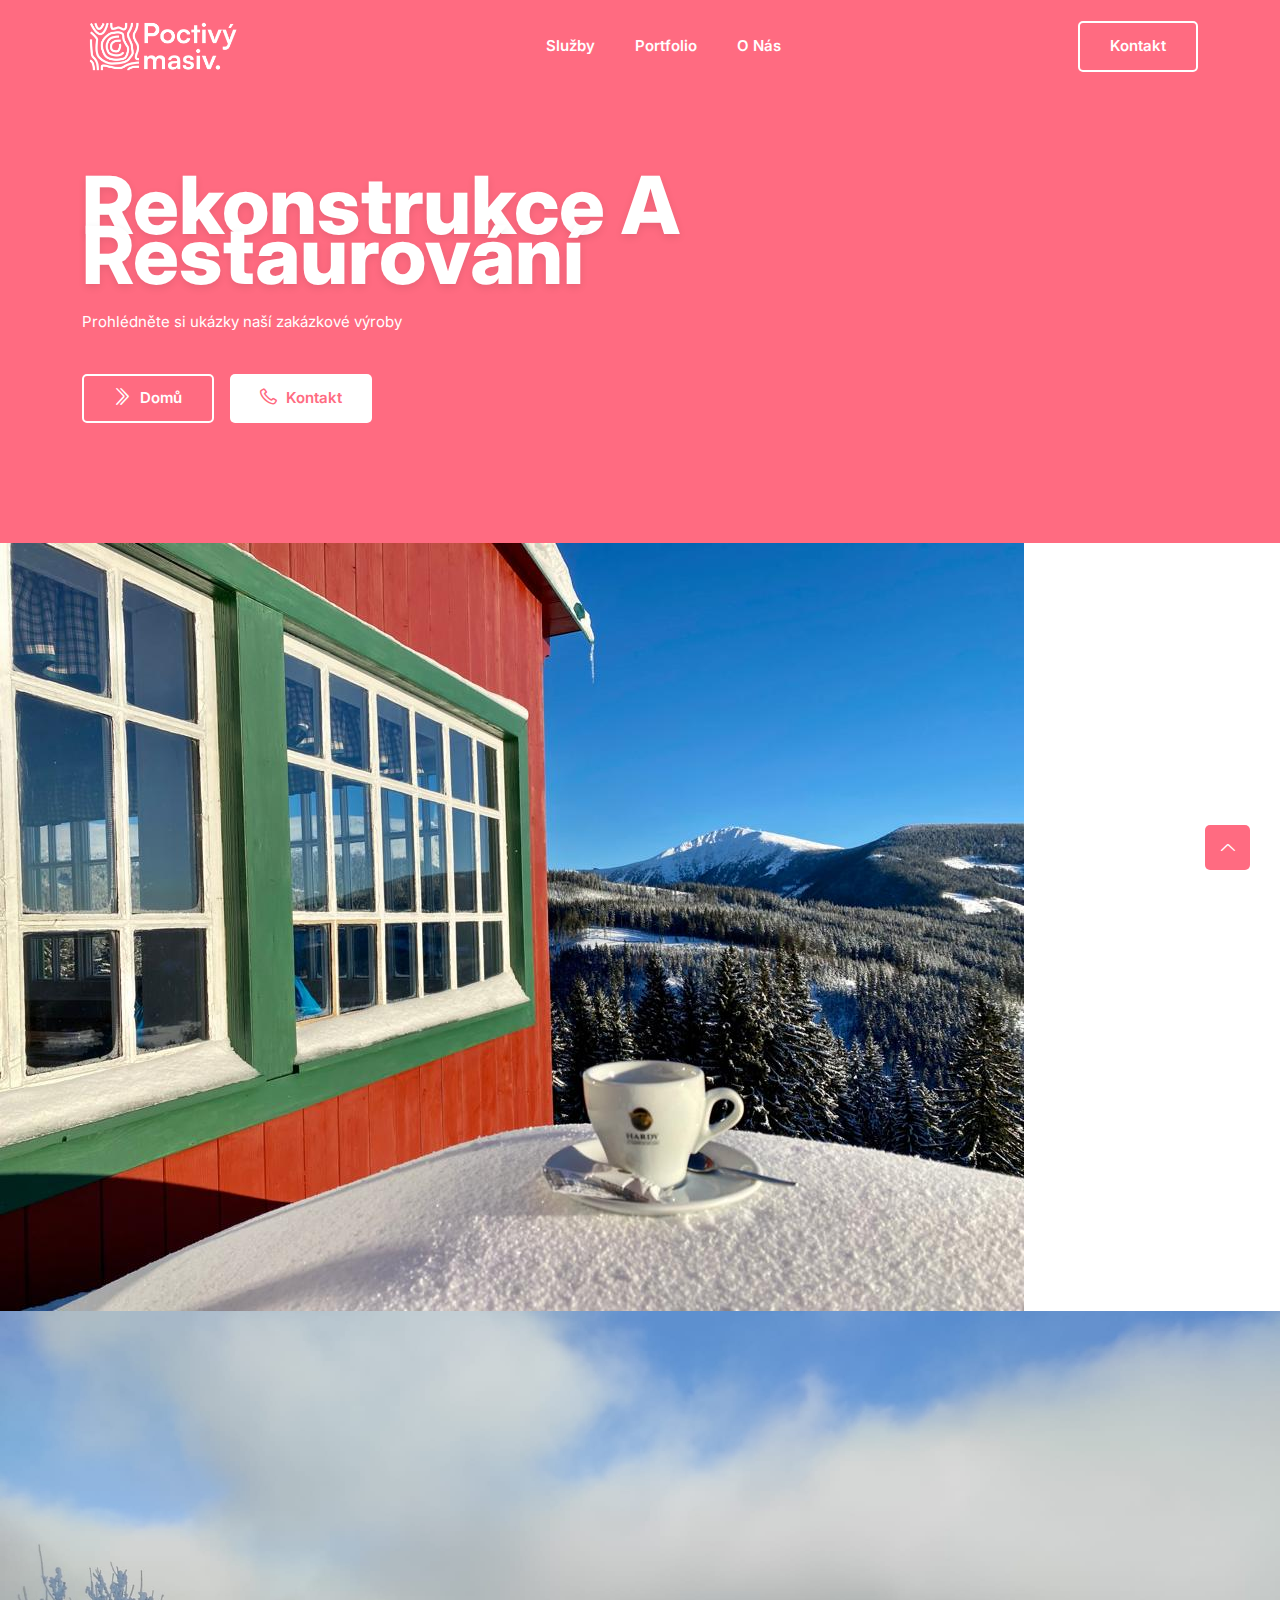
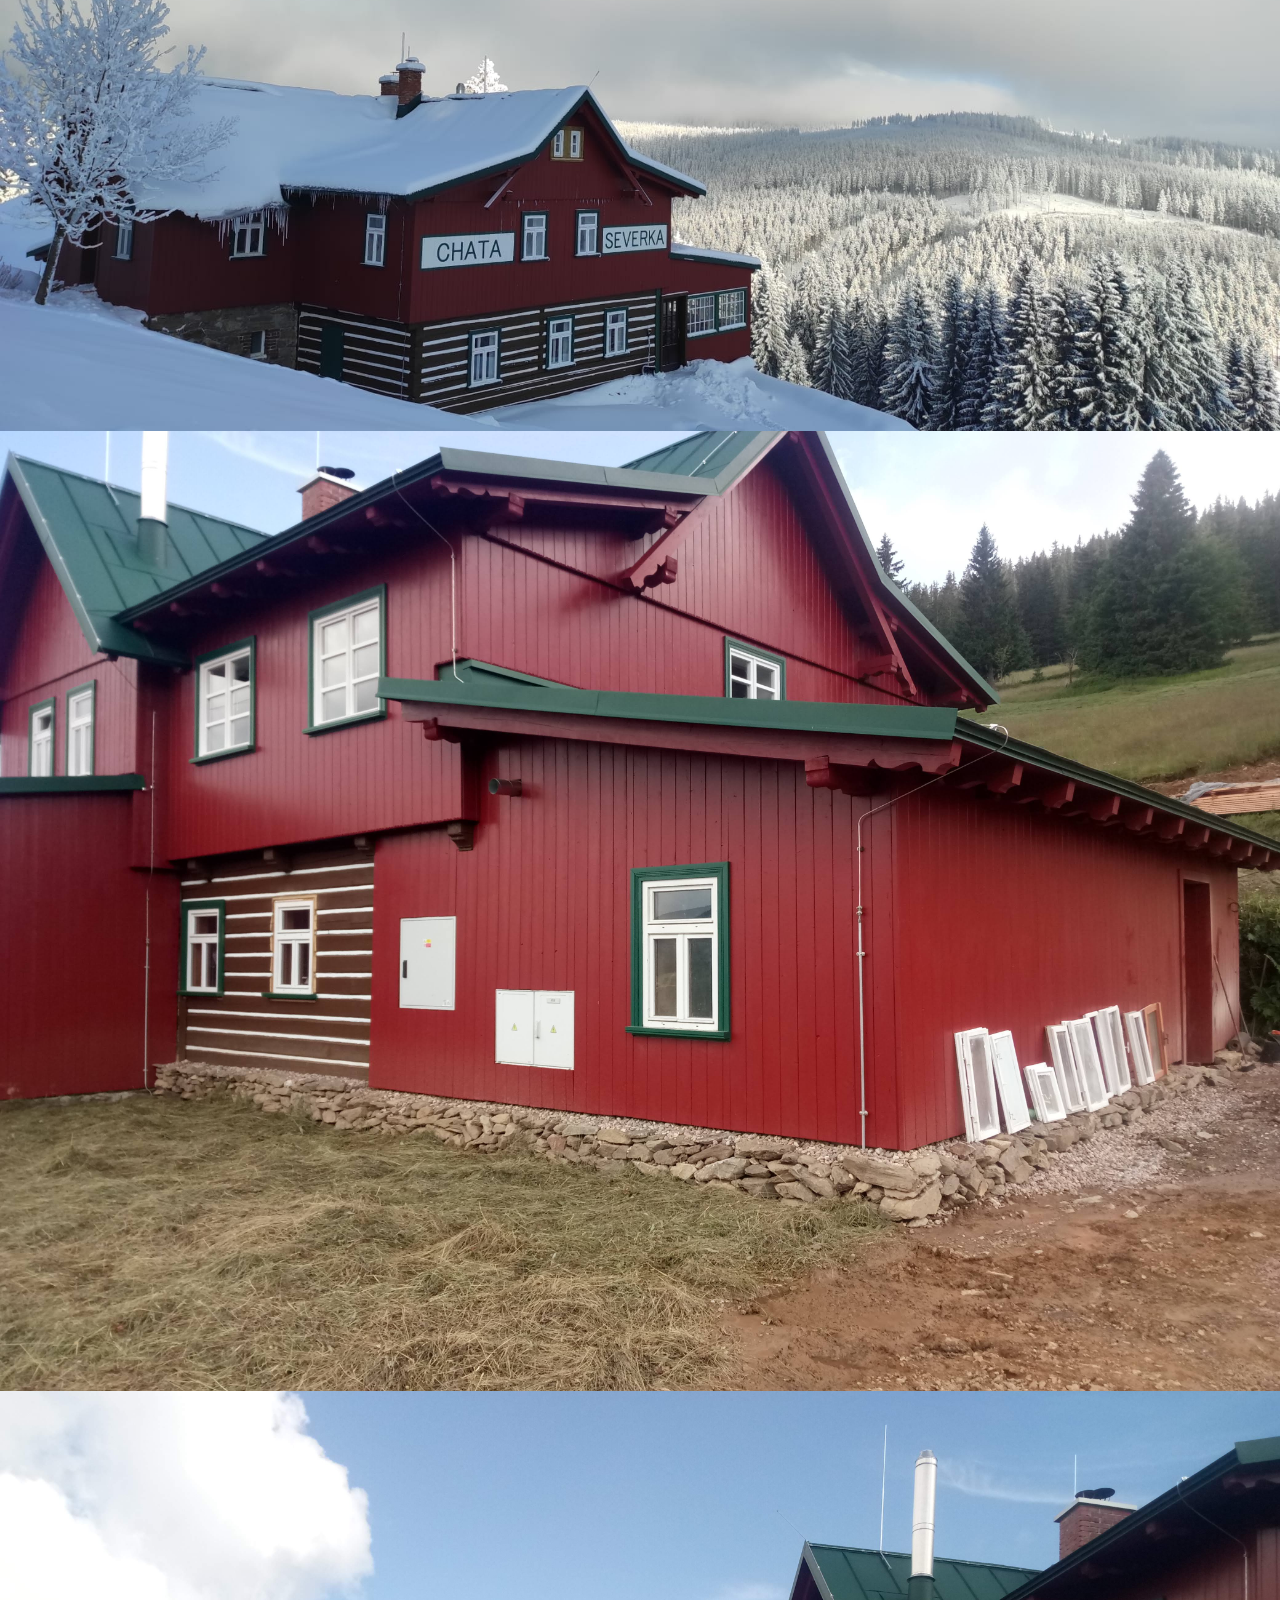
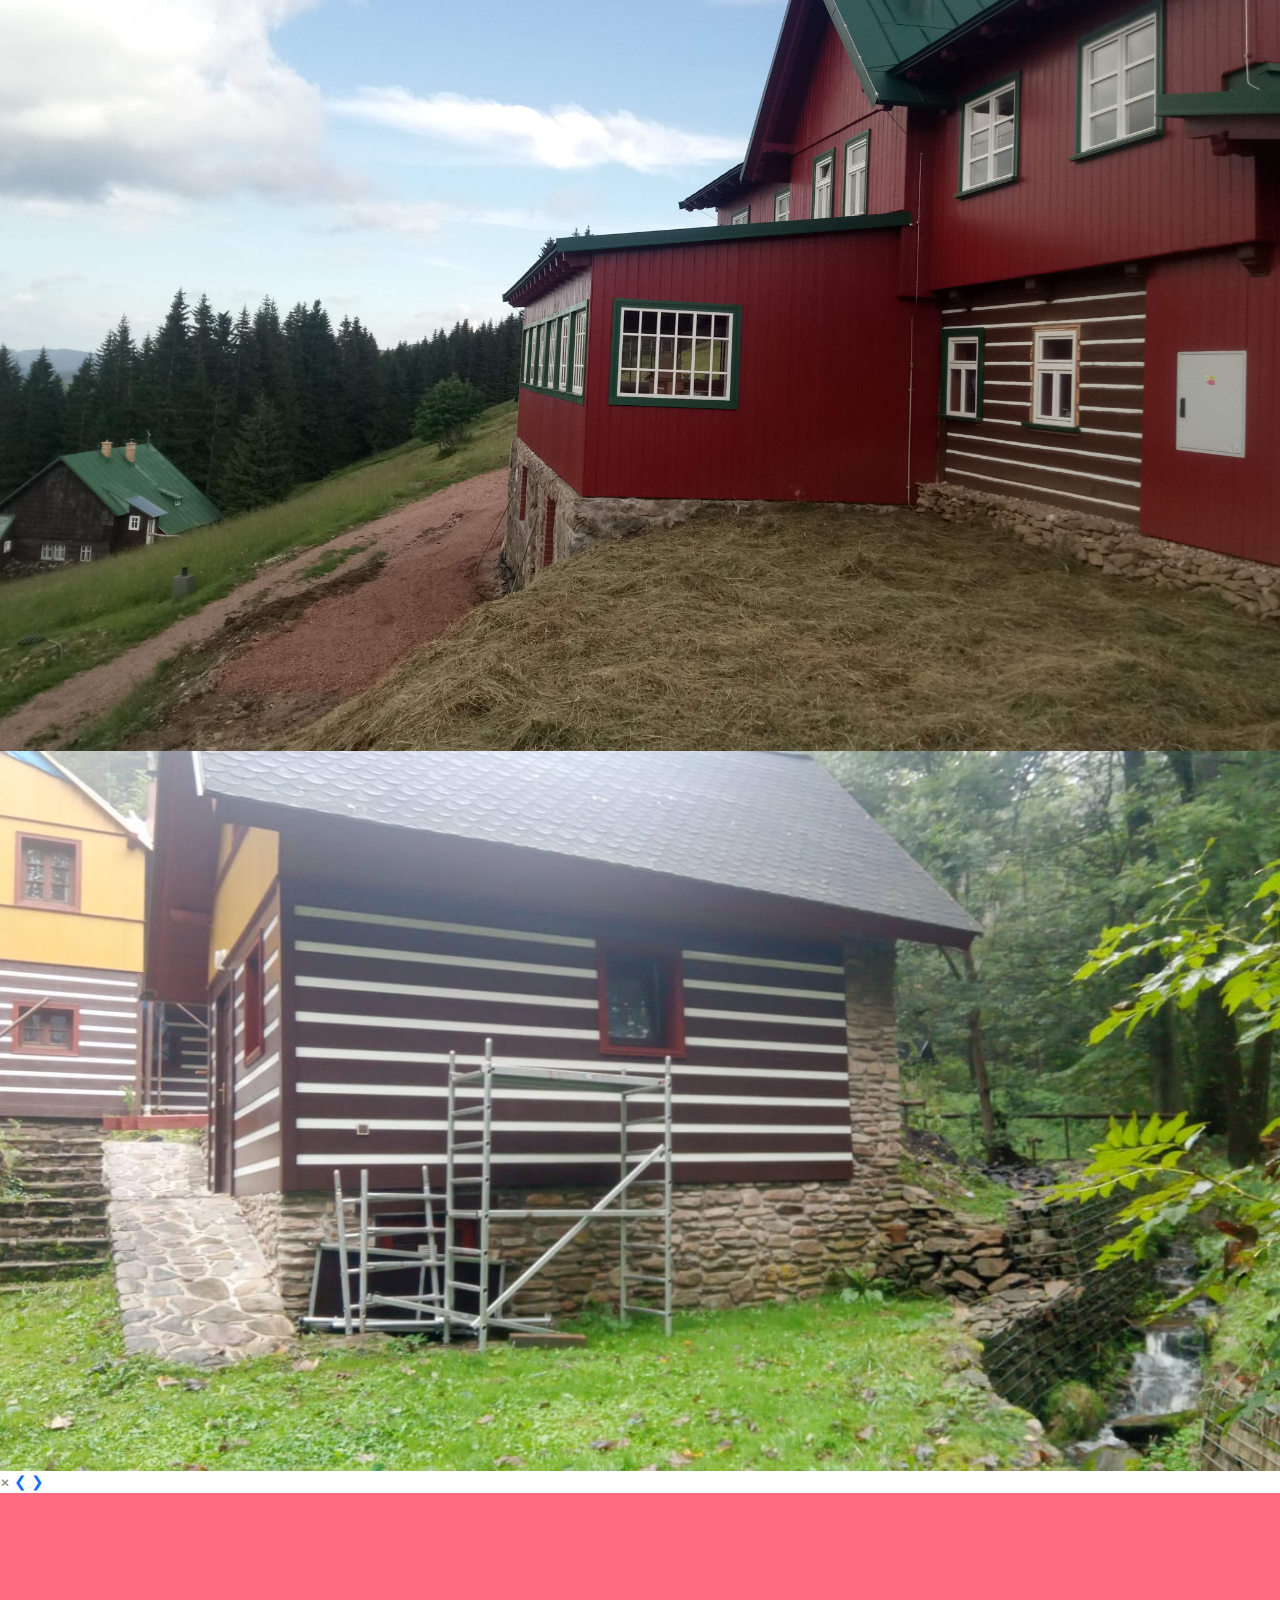
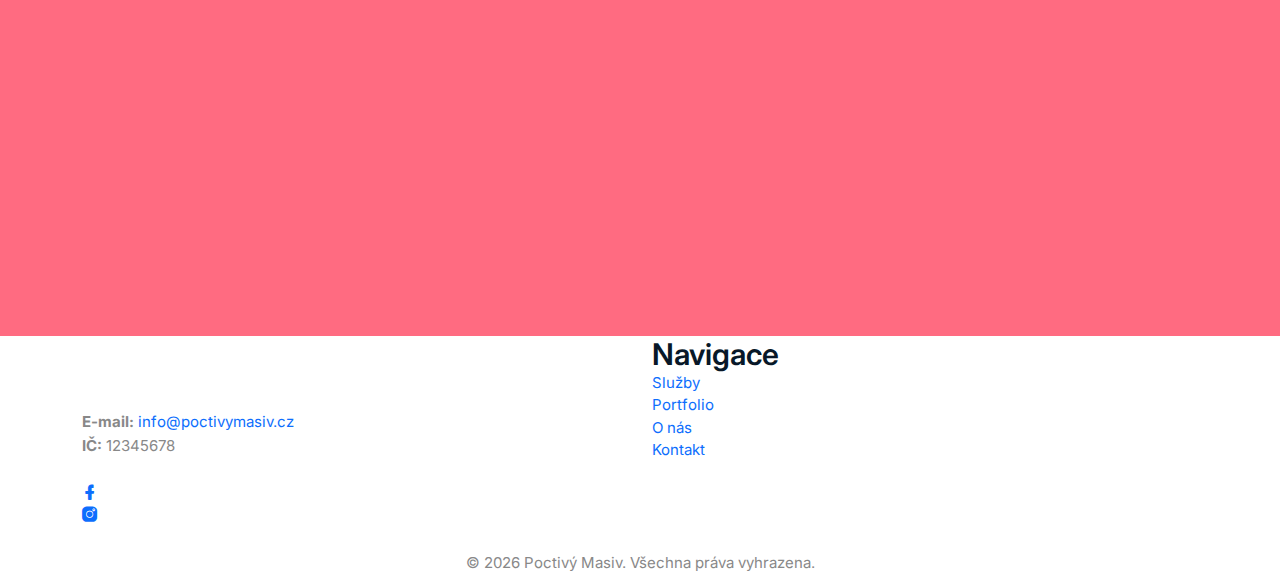
<file: portfolio/rekonstrukce.html>
<!DOCTYPE html>
<html class="no-js" lang="zxx">

<head>
    <meta charset="utf-8" />
    <meta http-equiv="x-ua-compatible" content="ie=edge" />
    <title>Poctivý masiv - Truhlářství Trutnov</title>
    <meta name="description" content="" />
    <meta name="viewport" content="width=device-width, initial-scale=1" />
    <link rel="shortcut icon" type="image/x-icon" href="assets/images/favicon.svg" />

    <!-- ========================= CSS here ========================= -->
    <link rel="stylesheet" href="../assets/css/bootstrap.min.css" />
    <link rel="stylesheet" href="../assets/css/LineIcons.2.0.css" />
    <link rel="stylesheet" href="../assets/css/animate.css" />
    <link rel="stylesheet" href="../assets/css/tiny-slider.css" />
    <link rel="stylesheet" href="../assets/css/glightbox.min.css" />
    <link rel="stylesheet" href="../assets/css/main.css" />
    <link rel="stylesheet" href="../assets/css/media.css" />

</head>

<body>
    <!--[if lte IE 9]>
      <p class="browserupgrade">
        You are using an <strong>outdated</strong> browser. Please
        <a href="https://browsehappy.com/">upgrade your browser</a> to improve
        your experience and security.
      </p>
    <![endif]-->

    <!-- Preloader -->
    <div class="preloader">
        <div class="preloader-inner">
            <div class="preloader-icon">
                <span></span>
                <span></span>
            </div>
        </div>
    </div>
    <!-- /End Preloader -->

    <!-- Start Header Area -->
    <header class="header navbar-area">
        <div class="container">
            <div class="row align-items-center">
                <div class="col-lg-12">
                    <div class="nav-inner">
                        <!-- Start Navbar -->
                        <nav class="navbar navbar-expand-lg">
                            <a class="navbar-brand" href="../index.html">
                                <img src="assets/images/logo/white-logo.png" alt="Logo">
                            </a>
                            <button class="navbar-toggler mobile-menu-btn" type="button" data-bs-toggle="collapse"
                                data-bs-target="#navbarSupportedContent" aria-controls="navbarSupportedContent"
                                aria-expanded="false" aria-label="Toggle navigation">
                                <span class="toggler-icon"></span>
                                <span class="toggler-icon"></span>
                                <span class="toggler-icon"></span>
                            </button>
                            <div class="collapse navbar-collapse sub-menu-bar" id="navbarSupportedContent">
                                <ul id="nav" class="navbar-nav ms-auto">
                                   
                                    <li class="nav-item">
                                        <a href="../index.html#sluzby" class="page-scroll"
                                            aria-label="Toggle navigation">Služby</a>
                                    </li>
                                    <li class="nav-item">
                                        <a href="/portfolio/index.html" class
                                            aria-label="Toggle navigation">Portfolio</a>
                                    </li>
                                    <li class="nav-item">
                                        <a href="#o-nas" class="page-scroll"
                                            aria-label="Toggle navigation">O nás</a>
                                    </li>

                                </ul>
                            </div> <!-- navbar collapse -->
                            <div class="button add-list-button">
                                <a href="./kontakt.html" class="btn">Kontakt</a>
                            </div>
                        </nav>
                        <!-- End Navbar -->
                    </div>
                </div>
            </div> <!-- row -->
        </div> <!-- container -->
    </header>
    <!-- End Header Area -->

    <!-- Start Hero Area -->
    <section id="home" class="hero-area">
        <div class="container">
            <div class="row align-items-center">
                <div class="col-lg-7 col-md-12 col-12">
                    <div class="hero-content">
                        <h1 class="wow fadeInLeft" data-wow-delay=".4s" style="font-size: 80px;" >Rekonstrukce a restaurování</h1>
                        <p class="wow fadeInLeft" data-wow-delay=".6s">Prohlédněte si ukázky naší zakázkové výroby</p>
                        <div class="button wow fadeInLeft" data-wow-delay=".8s">
                            <a href="../index.html" class="btn btn-alt"><i class="lni lni-angle-double-right"></i> Domů
                            </a>
                            <a href="../kontakt.html" class="btn"><i class="lni lni-phone"></i> Kontakt</a>
                            
                        </div>
                    </div>
                </div>
               
            </div>
        </div>
    </section>
    <!-- End Hero Area -->

  <div class="main-container">
    
    
    <div class="gallery-grid">
        <div class="gallery-item">
            <img src="../assets/images/projekt/IMG-20220212-WA0003.jpg" alt="Kuchyň">
        </div>
        <div class="gallery-item">
            <img src="../assets/images/projekt/IMG-20211211-WA0006.jpg" alt="Skříň">
        </div>
        <div class="gallery-item">
            <img src="../assets/images/projekt/IMG_20210715_171722.jpg" alt="Stůl">
        </div>
        <div class="gallery-item">
            <img src="../assets/images/projekt/IMG_20210715_171726.jpg" alt="Stůl">
        </div>
        <div class="gallery-item">
            <img src="../assets/images/projekt/IMG-20201003-WA0003.jpg" alt="Stůl">
        </div>
       
        </div>

</div>

<div id="lightbox" class="lightbox">
    <span class="close">&times;</span>
    
    <a class="prev">&#10094;</a>
    <a class="next">&#10095;</a>

    <img class="lightbox-content" id="lightbox-img">
</div>

    <!-- Start Call To Action Area -->
    <section class="section call-action">
        <div class="container">
            <div class="row">
                <div class="col-lg-8 offset-lg-2 col-md-12 col-12">
                    <div class="cta-content">
                        <h2 class="wow fadeInUp" data-wow-delay=".2s">Máte v hlavě projekt? Pojďme ho proměnit ve skutečnost.
                        </h2>
                        <p class="wow fadeInUp" data-wow-delay=".4s">Zavolejte nám nebo napište, nacenění děláme nezávazně.</p>
                        <div class="button wow fadeInUp" data-wow-delay=".6s">
                            <a href="../kontakt.html" class="btn">Kontakt</a>
                        </div>
                    </div>
                    </div>
                                        
        </div>
    </div>

    </div>
                </div>
            </div>
        </div>
    </section>
    <!-- End Call To Action Area -->

    <!-- Start Footer Area -->

    <footer class="footer-simple">
    <div class="container">
        <div class="row">
            
            <div class="col-lg-6 col-md-6 col-12 mb-4">
                <a href="index.html" class="footer-logo">
                    <img src="assets/images/logo/white-logo.png" alt="Poctivý Masiv" style="max-height: 50px;">
                    </a>
                
                <div class="contact-info mt-4">
                    <p><strong>E-mail:</strong> <a href="mailto:info@poctivymasiv.cz">info@poctivymasiv.cz</a></p>
                    <p><strong>IČ:</strong> 12345678</p>

                     <ul class="social-icons mt-4">
        <li>
            <a href="#" target="_blank">
                <i class="lni lni-facebook-filled"></i>
            </a>
        </li>
        <li>
            <a href="#" target="_blank">
                <i class="lni lni-instagram-filled"></i>
            </a>
        </li>
    </ul>
                </div>
            </div>

            <div class="col-lg-6 col-md-6 col-12 footer-menu-col">
                <h3 class="footer-heading">Navigace</h3>
                <ul class="footer-nav">
                    <li><a href="../index.html#sluzby">Služby</a></li>
                    <li><a href="./index.html">Portfolio</a></li>
                    <li><a href="../index.html#o-nas">O nás</a></li>
                    <li><a href="../kontakt.html">Kontakt</a></li>
                </ul>
               
            </div>

        </div>

        <div class="copyright-area">
            <div class="row">
                <div class="col-12 text-center">
                    <p>&copy; 2026 Poctivý Masiv. Všechna práva vyhrazena.</p>
                </div>
            </div>
        </div>
    </div>
</footer>
    <!--/ End Footer Area -->

    <!-- ========================= scroll-top ========================= -->
    <a href="#" class="scroll-top">
        <i class="lni lni-chevron-up"></i>
    </a>

    <!-- ========================= JS here ========================= -->
    <script src="../assets/js/bootstrap.min.js"></script>
    <script src="../assets/js/wow.min.js"></script>
    <script src="../assets/js/tiny-slider.js"></script>
    <script src="../assets/js/glightbox.min.js"></script>
    <script src="../assets/js/count-up.min.js"></script>
    <script src="../assets/js/main.js"></script>
    <script type="text/javascript">

        //====== counter up 
        var cu = new counterUp({
            start: 0,
            duration: 2000,
            intvalues: true,
            interval: 100,
            append: " ",
        });
        cu.start();
    </script>
    <script>
    document.addEventListener('DOMContentLoaded', () => {
    const lightbox = document.getElementById('lightbox');
    const lightboxImg = document.getElementById('lightbox-img');
    const closeBtn = document.querySelector('.close');
    const prevBtn = document.querySelector('.prev');
    const nextBtn = document.querySelector('.next');
    
    // Získáme všechny obrázky v galerii jako pole
    const images = Array.from(document.querySelectorAll('.gallery-item img'));
    let currentIndex = 0;

    // Funkce pro zobrazení obrázku podle indexu
    function showImage(index) {
        if (index >= images.length) {
            currentIndex = 0; // Pokud jsme na konci, skočíme na začátek
        } else if (index < 0) {
            currentIndex = images.length - 1; // Pokud jsme na začátku a jdeme zpět, skočíme na konec
        } else {
            currentIndex = index;
        }
        lightboxImg.src = images[currentIndex].src;
    }

    // 1. Otevření lightboxu
    images.forEach((img, index) => {
        img.addEventListener('click', () => {
            lightbox.style.display = "flex";
            showImage(index); // Otevřeme rovnou ten správný index
        });
    });

    // 2. Zavření
    const closeLightbox = () => {
        lightbox.style.display = "none";
    };

    closeBtn.addEventListener('click', closeLightbox);
    
    // Zavření kliknutím mimo fotku
    lightbox.addEventListener('click', (e) => {
        if (e.target === lightbox) closeLightbox();
    });

    // 3. Navigace kliknutím
    prevBtn.addEventListener('click', () => showImage(currentIndex - 1));
    nextBtn.addEventListener('click', () => showImage(currentIndex + 1));

    // 4. Ovládání klávesnicí (ESC, Šipka vlevo, Šipka vpravo)
    document.addEventListener('keydown', (e) => {
        if (lightbox.style.display === "flex") {
            if (e.key === "Escape") closeLightbox();
            if (e.key === "ArrowLeft") showImage(currentIndex - 1);
            if (e.key === "ArrowRight") showImage(currentIndex + 1);
        }
    });
});
    </script>
</body>

</html>
</file>
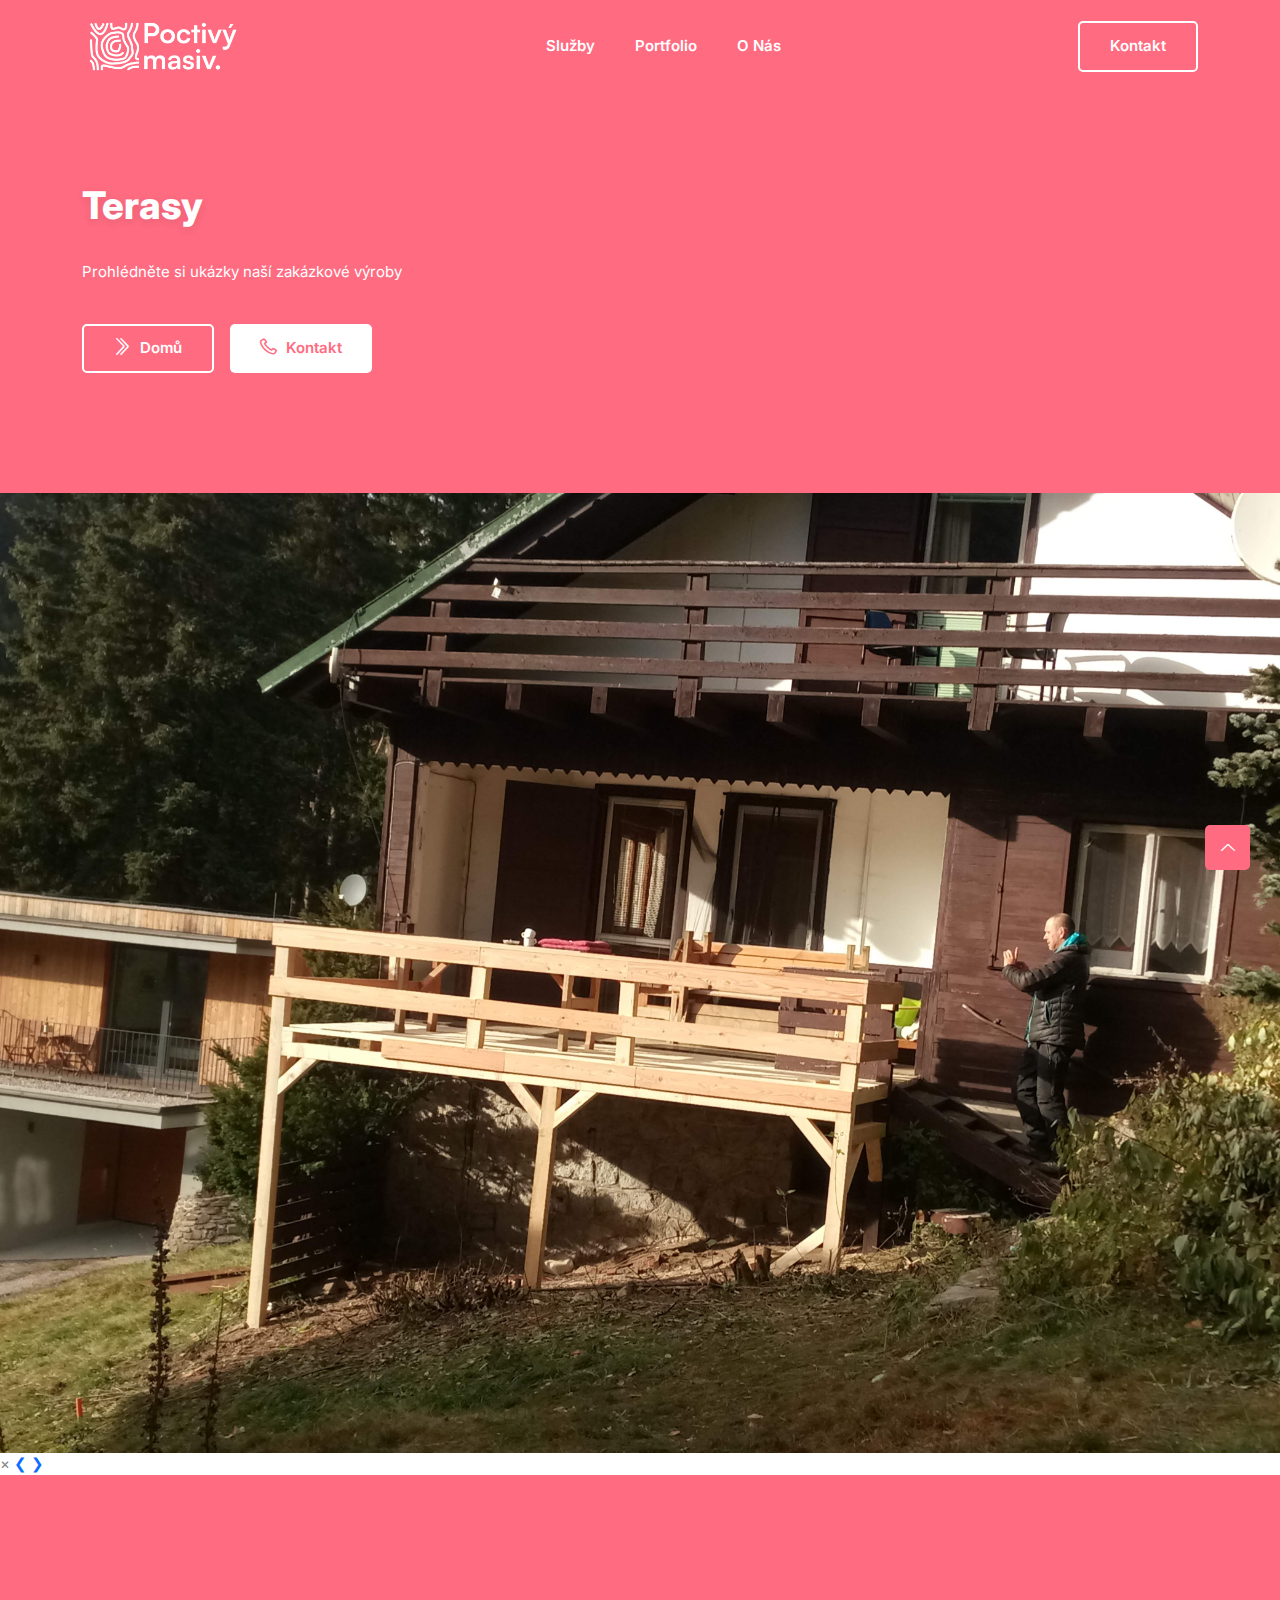
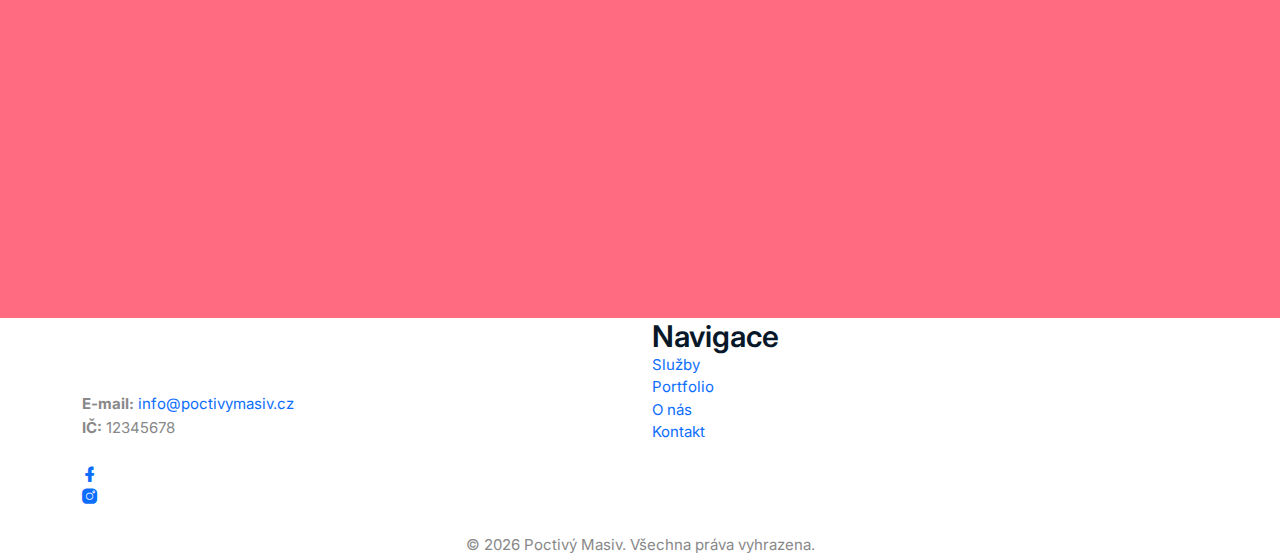
<file: portfolio/terasy.html>
<!DOCTYPE html>
<html class="no-js" lang="zxx">

<head>
    <meta charset="utf-8" />
    <meta http-equiv="x-ua-compatible" content="ie=edge" />
    <title>Poctivý masiv - Truhlářství Trutnov</title>
    <meta name="description" content="" />
    <meta name="viewport" content="width=device-width, initial-scale=1" />
    <link rel="shortcut icon" type="image/x-icon" href="assets/images/favicon.svg" />

    <!-- ========================= CSS here ========================= -->
    <link rel="stylesheet" href="../assets/css/bootstrap.min.css" />
    <link rel="stylesheet" href="../assets/css/LineIcons.2.0.css" />
    <link rel="stylesheet" href="../assets/css/animate.css" />
    <link rel="stylesheet" href="../assets/css/tiny-slider.css" />
    <link rel="stylesheet" href="../assets/css/glightbox.min.css" />
    <link rel="stylesheet" href="../assets/css/main.css" />
    <link rel="stylesheet" href="../assets/css/media.css" />

</head>

<body>
    <!--[if lte IE 9]>
      <p class="browserupgrade">
        You are using an <strong>outdated</strong> browser. Please
        <a href="https://browsehappy.com/">upgrade your browser</a> to improve
        your experience and security.
      </p>
    <![endif]-->

    <!-- Preloader -->
    <div class="preloader">
        <div class="preloader-inner">
            <div class="preloader-icon">
                <span></span>
                <span></span>
            </div>
        </div>
    </div>
    <!-- /End Preloader -->

    <!-- Start Header Area -->
    <header class="header navbar-area">
        <div class="container">
            <div class="row align-items-center">
                <div class="col-lg-12">
                    <div class="nav-inner">
                        <!-- Start Navbar -->
                        <nav class="navbar navbar-expand-lg">
                            <a class="navbar-brand" href="../index.html">
                                <img src="assets/images/logo/white-logo.png" alt="Logo">
                            </a>
                            <button class="navbar-toggler mobile-menu-btn" type="button" data-bs-toggle="collapse"
                                data-bs-target="#navbarSupportedContent" aria-controls="navbarSupportedContent"
                                aria-expanded="false" aria-label="Toggle navigation">
                                <span class="toggler-icon"></span>
                                <span class="toggler-icon"></span>
                                <span class="toggler-icon"></span>
                            </button>
                            <div class="collapse navbar-collapse sub-menu-bar" id="navbarSupportedContent">
                                <ul id="nav" class="navbar-nav ms-auto">
                                   
                                    <li class="nav-item">
                                        <a href="../index.html#sluzby" class="page-scroll"
                                            aria-label="Toggle navigation">Služby</a>
                                    </li>
                                    <li class="nav-item">
                                        <a href="/portfolio/index.html" class
                                            aria-label="Toggle navigation">Portfolio</a>
                                    </li>
                                    <li class="nav-item">
                                        <a href="#o-nas" class="page-scroll"
                                            aria-label="Toggle navigation">O nás</a>
                                    </li>

                                </ul>
                            </div> <!-- navbar collapse -->
                            <div class="button add-list-button">
                                <a href="./kontakt.html" class="btn">Kontakt</a>
                            </div>
                        </nav>
                        <!-- End Navbar -->
                    </div>
                </div>
            </div> <!-- row -->
        </div> <!-- container -->
    </header>
    <!-- End Header Area -->

    <!-- Start Hero Area -->
    <section id="home" class="hero-area">
        <div class="container">
            <div class="row align-items-center">
                <div class="col-lg-7 col-md-12 col-12">
                    <div class="hero-content">
                        <h1 class="wow fadeInLeft" data-wow-delay=".4s" >Terasy</h1>
                        <p class="wow fadeInLeft" data-wow-delay=".6s">Prohlédněte si ukázky naší zakázkové výroby</p>
                        <div class="button wow fadeInLeft" data-wow-delay=".8s">
                            <a href="../index.html" class="btn btn-alt"><i class="lni lni-angle-double-right"></i> Domů
                            </a>
                            <a href="../kontakt.html" class="btn"><i class="lni lni-phone"></i> Kontakt</a>
                            
                        </div>
                    </div>
                </div>
               
            </div>
        </div>
    </section>
    <!-- End Hero Area -->

  <div class="main-container">
    
    
    <div class="gallery-grid">
        <div class="gallery-item">
            <img src="../assets/images/projekt/IMG_20211018_152935.jpg" alt="Kuchyň">
        </div>

       
        </div>

</div>

<div id="lightbox" class="lightbox">
    <span class="close">&times;</span>
    
    <a class="prev">&#10094;</a>
    <a class="next">&#10095;</a>

    <img class="lightbox-content" id="lightbox-img">
</div>

    <!-- Start Call To Action Area -->
    <section class="section call-action">
        <div class="container">
            <div class="row">
                <div class="col-lg-8 offset-lg-2 col-md-12 col-12">
                    <div class="cta-content">
                        <h2 class="wow fadeInUp" data-wow-delay=".2s">Máte v hlavě projekt? Pojďme ho proměnit ve skutečnost.
                        </h2>
                        <p class="wow fadeInUp" data-wow-delay=".4s">Zavolejte nám nebo napište, nacenění děláme nezávazně.</p>
                        <div class="button wow fadeInUp" data-wow-delay=".6s">
                            <a href="../kontakt.html" class="btn">Kontakt</a>
                        </div>
                    </div>
                    </div>
                                        
        </div>
    </div>

    </div>
                </div>
            </div>
        </div>
    </section>
    <!-- End Call To Action Area -->

    <!-- Start Footer Area -->

    <footer class="footer-simple">
    <div class="container">
        <div class="row">
            
            <div class="col-lg-6 col-md-6 col-12 mb-4">
                <a href="index.html" class="footer-logo">
                    <img src="assets/images/logo/white-logo.png" alt="Poctivý Masiv" style="max-height: 50px;">
                    </a>
                
                <div class="contact-info mt-4">
                    <p><strong>E-mail:</strong> <a href="mailto:info@poctivymasiv.cz">info@poctivymasiv.cz</a></p>
                    <p><strong>IČ:</strong> 12345678</p>

                     <ul class="social-icons mt-4">
        <li>
            <a href="#" target="_blank">
                <i class="lni lni-facebook-filled"></i>
            </a>
        </li>
        <li>
            <a href="#" target="_blank">
                <i class="lni lni-instagram-filled"></i>
            </a>
        </li>
    </ul>
                </div>
            </div>

            <div class="col-lg-6 col-md-6 col-12 footer-menu-col">
                <h3 class="footer-heading">Navigace</h3>
                <ul class="footer-nav">
                    <li><a href="../index.html#sluzby">Služby</a></li>
                    <li><a href="./index.html">Portfolio</a></li>
                    <li><a href="../index.html#o-nas">O nás</a></li>
                    <li><a href="../kontakt.html">Kontakt</a></li>
                </ul>
               
            </div>

        </div>

        <div class="copyright-area">
            <div class="row">
                <div class="col-12 text-center">
                    <p>&copy; 2026 Poctivý Masiv. Všechna práva vyhrazena.</p>
                </div>
            </div>
        </div>
    </div>
</footer>
    <!--/ End Footer Area -->

    <!-- ========================= scroll-top ========================= -->
    <a href="#" class="scroll-top">
        <i class="lni lni-chevron-up"></i>
    </a>

    <!-- ========================= JS here ========================= -->
    <script src="../assets/js/bootstrap.min.js"></script>
    <script src="../assets/js/wow.min.js"></script>
    <script src="../assets/js/tiny-slider.js"></script>
    <script src="../assets/js/glightbox.min.js"></script>
    <script src="../assets/js/count-up.min.js"></script>
    <script src="../assets/js/main.js"></script>
    <script type="text/javascript">

        //====== counter up 
        var cu = new counterUp({
            start: 0,
            duration: 2000,
            intvalues: true,
            interval: 100,
            append: " ",
        });
        cu.start();
    </script>
    <script>
    document.addEventListener('DOMContentLoaded', () => {
    const lightbox = document.getElementById('lightbox');
    const lightboxImg = document.getElementById('lightbox-img');
    const closeBtn = document.querySelector('.close');
    const prevBtn = document.querySelector('.prev');
    const nextBtn = document.querySelector('.next');
    
    // Získáme všechny obrázky v galerii jako pole
    const images = Array.from(document.querySelectorAll('.gallery-item img'));
    let currentIndex = 0;

    // Funkce pro zobrazení obrázku podle indexu
    function showImage(index) {
        if (index >= images.length) {
            currentIndex = 0; // Pokud jsme na konci, skočíme na začátek
        } else if (index < 0) {
            currentIndex = images.length - 1; // Pokud jsme na začátku a jdeme zpět, skočíme na konec
        } else {
            currentIndex = index;
        }
        lightboxImg.src = images[currentIndex].src;
    }

    // 1. Otevření lightboxu
    images.forEach((img, index) => {
        img.addEventListener('click', () => {
            lightbox.style.display = "flex";
            showImage(index); // Otevřeme rovnou ten správný index
        });
    });

    // 2. Zavření
    const closeLightbox = () => {
        lightbox.style.display = "none";
    };

    closeBtn.addEventListener('click', closeLightbox);
    
    // Zavření kliknutím mimo fotku
    lightbox.addEventListener('click', (e) => {
        if (e.target === lightbox) closeLightbox();
    });

    // 3. Navigace kliknutím
    prevBtn.addEventListener('click', () => showImage(currentIndex - 1));
    nextBtn.addEventListener('click', () => showImage(currentIndex + 1));

    // 4. Ovládání klávesnicí (ESC, Šipka vlevo, Šipka vpravo)
    document.addEventListener('keydown', (e) => {
        if (lightbox.style.display === "flex") {
            if (e.key === "Escape") closeLightbox();
            if (e.key === "ArrowLeft") showImage(currentIndex - 1);
            if (e.key === "ArrowRight") showImage(currentIndex + 1);
        }
    });
});
    </script>
</body>

</html>
</file>
<file: assets/css/tiny-slider.css>
.tns-outer{padding:0!important}.tns-outer [hidden]{display:none!important}.tns-outer [aria-controls],.tns-outer [data-action]{cursor:pointer}.tns-slider{-webkit-transition:all 0s;-moz-transition:all 0s;transition:all 0s}.tns-slider>.tns-item{-webkit-box-sizing:border-box;-moz-box-sizing:border-box;box-sizing:border-box}.tns-horizontal.tns-subpixel{white-space:nowrap}.tns-horizontal.tns-subpixel>.tns-item{display:inline-block;vertical-align:top;white-space:normal}.tns-horizontal.tns-no-subpixel:after{content:'';display:table;clear:both}.tns-horizontal.tns-no-subpixel>.tns-item{float:left}.tns-horizontal.tns-carousel.tns-no-subpixel>.tns-item{margin-right:-100%}.tns-no-calc{position:relative;left:0}.tns-gallery{position:relative;left:0;min-height:1px}.tns-gallery>.tns-item{position:absolute;left:-100%;-webkit-transition:transform 0s,opacity 0s;-moz-transition:transform 0s,opacity 0s;transition:transform 0s,opacity 0s}.tns-gallery>.tns-slide-active{position:relative;left:auto!important}.tns-gallery>.tns-moving{-webkit-transition:all .25s;-moz-transition:all .25s;transition:all .25s}.tns-autowidth{display:inline-block}.tns-lazy-img{-webkit-transition:opacity .6s;-moz-transition:opacity .6s;transition:opacity .6s;opacity:.6}.tns-lazy-img.tns-complete{opacity:1}.tns-ah{-webkit-transition:height 0s;-moz-transition:height 0s;transition:height 0s}.tns-ovh{overflow:hidden}.tns-visually-hidden{position:absolute;left:-10000em}.tns-transparent{opacity:0;visibility:hidden}.tns-fadeIn{opacity:1;filter:alpha(opacity=100);z-index:0}.tns-normal,.tns-fadeOut{opacity:0;filter:alpha(opacity=0);z-index:-1}.tns-vpfix{white-space:nowrap}.tns-vpfix>div,.tns-vpfix>li{display:inline-block}.tns-t-subp2{margin:0 auto;width:310px;position:relative;height:10px;overflow:hidden}.tns-t-ct{width:2333.3333333%;width:-webkit-calc(100% * 70/3);width:-moz-calc(100% * 70/3);width:calc(100% * 70/3);position:absolute;right:0}.tns-t-ct:after{content:'';display:table;clear:both}.tns-t-ct>div{width:1.4285714%;width:-webkit-calc(100%/70);width:-moz-calc(100%/70);width:calc(100%/70);height:10px;float:left}
</file>
<file: assets/css/media.css>
@media screen and (max-width: 1200px) {
.contact_form {
    padding-left: 20px;
    padding-right: 20px;
    grid-template-rows: repeat(1, 1fr);
    padding-bottom: 130px;
}
#o_mne h2 {
    padding-top: 20px;
}

}

@media screen and (max-width: 940px) {


  .gallery-masonry a {
    width: 50%; /* 3 sloupce */
    padding: 5px;
  }
  .foto_container {
    grid-template-columns: repeat(1, 1fr);
  grid-template-rows: repeat(4, 1fr);
  }  
  .menu {
        display: none; /* Schování desktop menu */
    }
    .mobile-header {
        display: flex; /* Zobrazení mobilního headeru */
    }
    header {
        padding-top: 0;
    }
    h2 {
        font-size: 40px;
    }

    .contact_form {
        grid-template-columns: 1fr; /* Jeden sloupec */
        grid-template-rows: auto auto; /* Dva řádky */
      }
    
      /* Druhý blok nahoru */
      .contact_form_part:first-child {
        grid-area: 2 / 1 / 3 / 2; /* Přesun na druhý řádek */
      }
    
      /* První blok dolů */
      .contact_form_part:last-child {
        grid-area: 1 / 1 / 2 / 2; /* Přesun na první řádek */
      }
      h1 {
        font-size: 40px;
        padding-top: 100px;
        
      }

      .produkty_header h1, .akce_header h1, .portrety_header h1, .umelecka_header h1 {
        padding-bottom: 150px;
      }
      .video_header {
        padding-bottom: 100px;
      }
      .claim {
        font-size: 30px;
        
      }
      header {
        padding-bottom: 70px;
      }
      #o_mne {
        padding-top: 30px;
        padding-bottom: 30px;

      }
      #o_mne h3 {
        font-size: 38px;
        margin-bottom: 20px;
        margin-top: 5px;
      }
      .vyber {
        margin-top: 20px;
      }
      form {
        padding: 20px;
      }
      footer {
        padding-top: 30px;
      }
      .contact_form_part2 h3 {
        font-size: 40px;
        padding-left: 20px;
      }
      .contact_form_part2 p {
        padding-left: 20px;
        padding-right: 20px;
      }
      .proj_container {
        grid-template-columns: 1fr; /* Jeden sloupec */
        grid-template-rows: repeat(4, auto); /* Čtyři řádky pro čtyři prvky */
        gap: 0;
      }
      .proj_card {
        height: 300px;
        border-radius: 0;
      }
      .video_container {
        grid-template-columns: 1fr;
  
        grid-auto-rows: 500px; /* nebo třeba minmax(300px, 500px) */
  
        
      }
      .video_container h3 {
        font-size: 30px;
      }
      .text_overlay{
        font-weight: 200;
      }
      .umelecka_video {
        grid-column: span 1;
      }

      .foto_header p {
        font-size: 17px;
        padding-left: 20px;
        padding-right: 20px;
        padding-bottom: 50px;
      }
      .video_header p {
        font-size: 17px;
        padding-left: 20px;
        padding-right: 20px;
        padding-bottom: 80px;
      }
      .reklama-content h2{
        font-size: 40px;
        padding-left: 20px;
      }
      .reklama-content p {
        padding-left: 20px;
        font-size: 16px;
      }
      .reklama-odkazy {
        justify-content: center;
      }
      .card-container {
        flex-direction: column;
        height: auto;
      }
      .proj_container {
        padding-left: 0;
        padding-right: 0;
      }
      .o_mne_container {
        flex-direction: column;
        gap: 10px;
        padding-top: 50px;
      }
      .o_mne_container p {
        margin-bottom: 0;
      }
      .proj_container div {
        padding-left: 20px;
        padding-right: 20px;
      }
      .proj_container h2{
        font-size: 38px;
      }
      .proj_podnadpis {
        font-size: 18px;
      }
      }
    @media screen and (max-width: 700px) {
        .vyber {
            display: inline;
        }
        .vyber_foto, .vyber_video {
            height: 400px;
        }
        .foto_header h1 {
          font-size: 70px;
        }

        .foto_part.active {
          filter: grayscale(0%);
      }
      .foto_part p {
        padding-left: 20px;
        padding-right: 20px;
      }
      .foto_part h3 {
       font-size: 40px;
      }
      .foto_header {
        padding-bottom: 200px;
      }
      .foto_part {
        padding-top: 170px;
        padding-bottom: 170px;
      }
      .button_container {
        flex-direction: column; /* Tlačítka pod sebou na mobilu */
        gap: 10px; /* Menší mezera mezi tlačítky na mobilu */
      }

    }


  

  @media (min-width: 768px) {
    .grain-glow-content {
        flex-direction: row;
        text-align: left;
    }

    .grain-glow-text, 
    .grain-glow-image {
        flex: 1;
    }
}
@media screen and (min-width: 940px) {
  .video_header .menu,
.video_header .logo,
.video_header h1,
.video_header p,
.video_header .mobile-header,
.video_header .mobile-menu {
  position: relative;
  z-index: 2;
}

.reklama-content {
  padding-left: 120px;
}
}

@media screen and (min-width: 1500px) {
.foto_part {
    padding-top: 300px;
    padding-bottom: 300px;


 }
}
</file>
<file: assets/css/main.css>
/*======================================
    Variables
========================================*/
/*======================================
    Normalize CSS
========================================*/
@import url("https://fonts.googleapis.com/css2?family=Inter:wght@100;200;300;400;500;600;700;800;900&display=swap");
html {
  scroll-behavior: smooth;
}

body {
  font-family: "Inter", sans-serif;
  font-weight: normal;
  font-style: normal;
  color: #888;
  overflow-x: hidden;
  font-size: 15px;
}

p {
  margin: 0;
  padding: 0;
  font-size: 15px;
  line-height: 24px;
}

* {
  margin: 0;
  padding: 0;
}

.navbar-toggler:focus,
a:focus,
input:focus,
textarea:focus,
button:focus,
.btn:focus,
.btn.focus,
.btn:not(:disabled):not(.disabled).active,
.btn:not(:disabled):not(.disabled):active {
  text-decoration: none;
  outline: none;
  outline: none !important;
  border-color: none !important;
  -webkit-box-shadow: none !important;
          box-shadow: none !important;
}

.form-check-input:checked {
  background-color: #ff6b81;
  border-color: #ff6b81;
}

select {
  -webkit-writing-mode: horizontal-tb !important;
  text-rendering: auto;
  color: #081828;
  letter-spacing: normal;
  word-spacing: normal;
  text-transform: none;
  text-indent: 0px;
  text-shadow: none;
  display: inline-block;
  text-align: start;
  -webkit-appearance: menulist;
     -moz-appearance: menulist;
          appearance: menulist;
  -webkit-box-sizing: border-box;
          box-sizing: border-box;
  -webkit-box-align: center;
      -ms-flex-align: center;
          align-items: center;
  white-space: pre;
  -webkit-rtl-ordering: logical;
  background-color: -internal-light-dark(white, #3b3b3b);
  cursor: default;
  margin: 0em;
  font: 400 14px;
  border-radius: 0px;
  border-width: 1px;
  border-style: solid;
  border-color: -internal-light-dark(#767676, #858585);
  -o-border-image: initial;
     border-image: initial;
}

span,
a {
  display: inline-block;
  text-decoration: none;
  transition: all 0.4s ease;
  -webkit-transition: all 0.4s ease;
  -moz-transition: all 0.4s ease;
}

audio,
canvas,
iframe,
img,
svg,
video {
  vertical-align: middle;
}

img {
  max-width: 100%;
}

h1,
h2,
h3,
h4,
h5,
h6 {
  font-weight: 600;
  margin: 0px;
  color: #081828;
}

h1 a,
h2 a,
h3 a,
h4 a,
h5 a,
h6 a {
  color: inherit;
}

h1 {
  font-size: 50px;
}

h2 {
  font-size: 40px;
}

h3 {
  font-size: 30px;
}

h4 {
  font-size: 25px;
}

h5 {
  font-size: 20px;
}

h6 {
  font-size: 16px;
}

ul,
ol {
  margin: 0px;
  padding: 0px;
  list-style-type: none;
}

.mt-5 {
  margin-top: 5px;
}

.mt-10 {
  margin-top: 10px;
}

.mt-15 {
  margin-top: 15px;
}

.mt-20 {
  margin-top: 20px;
}

.mt-25 {
  margin-top: 25px;
}

.mt-30 {
  margin-top: 30px;
}

.mt-35 {
  margin-top: 35px;
}

.mt-40 {
  margin-top: 40px;
}

.mt-45 {
  margin-top: 45px;
}

.mt-50 {
  margin-top: 50px;
}

.mt-55 {
  margin-top: 55px;
}

.mt-60 {
  margin-top: 60px;
}

.mt-65 {
  margin-top: 65px;
}

.mt-70 {
  margin-top: 70px;
}

.mt-75 {
  margin-top: 75px;
}

.mt-80 {
  margin-top: 80px;
}

.mt-85 {
  margin-top: 85px;
}

.mt-90 {
  margin-top: 90px;
}

.mt-95 {
  margin-top: 95px;
}

.mt-100 {
  margin-top: 100px;
}

.mt-105 {
  margin-top: 105px;
}

.mt-110 {
  margin-top: 110px;
}

.mt-115 {
  margin-top: 115px;
}

.mt-120 {
  margin-top: 120px;
}

.mt-125 {
  margin-top: 125px;
}

.mt-130 {
  margin-top: 130px;
}

.mt-135 {
  margin-top: 135px;
}

.mt-140 {
  margin-top: 140px;
}

.mt-145 {
  margin-top: 145px;
}

.mt-150 {
  margin-top: 150px;
}

.mt-155 {
  margin-top: 155px;
}

.mt-160 {
  margin-top: 160px;
}

.mt-165 {
  margin-top: 165px;
}

.mt-170 {
  margin-top: 170px;
}

.mt-175 {
  margin-top: 175px;
}

.mt-180 {
  margin-top: 180px;
}

.mt-185 {
  margin-top: 185px;
}

.mt-190 {
  margin-top: 190px;
}

.mt-195 {
  margin-top: 195px;
}

.mt-200 {
  margin-top: 200px;
}

.mt-205 {
  margin-top: 205px;
}

.mt-210 {
  margin-top: 210px;
}

.mt-215 {
  margin-top: 215px;
}

.mt-220 {
  margin-top: 220px;
}

.mt-225 {
  margin-top: 225px;
}

.mb-5 {
  margin-bottom: 5px;
}

.mb-10 {
  margin-bottom: 10px;
}

.mb-15 {
  margin-bottom: 15px;
}

.mb-20 {
  margin-bottom: 20px;
}

.mb-25 {
  margin-bottom: 25px;
}

.mb-30 {
  margin-bottom: 30px;
}

.mb-35 {
  margin-bottom: 35px;
}

.mb-40 {
  margin-bottom: 40px;
}

.mb-45 {
  margin-bottom: 45px;
}

.mb-50 {
  margin-bottom: 50px;
}

.mb-55 {
  margin-bottom: 55px;
}

.mb-60 {
  margin-bottom: 60px;
}

.mb-65 {
  margin-bottom: 65px;
}

.mb-70 {
  margin-bottom: 70px;
}

.mb-75 {
  margin-bottom: 75px;
}

.mb-80 {
  margin-bottom: 80px;
}

.mb-85 {
  margin-bottom: 85px;
}

.mb-90 {
  margin-bottom: 90px;
}

.mb-95 {
  margin-bottom: 95px;
}

.mb-100 {
  margin-bottom: 100px;
}

.mb-105 {
  margin-bottom: 105px;
}

.mb-110 {
  margin-bottom: 110px;
}

.mb-115 {
  margin-bottom: 115px;
}

.mb-120 {
  margin-bottom: 120px;
}

.mb-125 {
  margin-bottom: 125px;
}

.mb-130 {
  margin-bottom: 130px;
}

.mb-135 {
  margin-bottom: 135px;
}

.mb-140 {
  margin-bottom: 140px;
}

.mb-145 {
  margin-bottom: 145px;
}

.mb-150 {
  margin-bottom: 150px;
}

.mb-155 {
  margin-bottom: 155px;
}

.mb-160 {
  margin-bottom: 160px;
}

.mb-165 {
  margin-bottom: 165px;
}

.mb-170 {
  margin-bottom: 170px;
}

.mb-175 {
  margin-bottom: 175px;
}

.mb-180 {
  margin-bottom: 180px;
}

.mb-185 {
  margin-bottom: 185px;
}

.mb-190 {
  margin-bottom: 190px;
}

.mb-195 {
  margin-bottom: 195px;
}

.mb-200 {
  margin-bottom: 200px;
}

.mb-205 {
  margin-bottom: 205px;
}

.mb-210 {
  margin-bottom: 210px;
}

.mb-215 {
  margin-bottom: 215px;
}

.mb-220 {
  margin-bottom: 220px;
}

.mb-225 {
  margin-bottom: 225px;
}

.pt-5 {
  padding-top: 5px;
}

.pt-10 {
  padding-top: 10px;
}

.pt-15 {
  padding-top: 15px;
}

.pt-20 {
  padding-top: 20px;
}

.pt-25 {
  padding-top: 25px;
}

.pt-30 {
  padding-top: 30px;
}

.pt-35 {
  padding-top: 35px;
}

.pt-40 {
  padding-top: 40px;
}

.pt-45 {
  padding-top: 45px;
}

.pt-50 {
  padding-top: 50px;
}

.pt-55 {
  padding-top: 55px;
}

.pt-60 {
  padding-top: 60px;
}

.pt-65 {
  padding-top: 65px;
}

.pt-70 {
  padding-top: 70px;
}

.pt-75 {
  padding-top: 75px;
}

.pt-80 {
  padding-top: 80px;
}

.pt-85 {
  padding-top: 85px;
}

.pt-90 {
  padding-top: 90px;
}

.pt-95 {
  padding-top: 95px;
}

.pt-100 {
  padding-top: 100px;
}

.pt-105 {
  padding-top: 105px;
}

.pt-110 {
  padding-top: 110px;
}

.pt-115 {
  padding-top: 115px;
}

.pt-120 {
  padding-top: 120px;
}

.pt-125 {
  padding-top: 125px;
}

.pt-130 {
  padding-top: 130px;
}

.pt-135 {
  padding-top: 135px;
}

.pt-140 {
  padding-top: 140px;
}

.pt-145 {
  padding-top: 145px;
}

.pt-150 {
  padding-top: 150px;
}

.pt-155 {
  padding-top: 155px;
}

.pt-160 {
  padding-top: 160px;
}

.pt-165 {
  padding-top: 165px;
}

.pt-170 {
  padding-top: 170px;
}

.pt-175 {
  padding-top: 175px;
}

.pt-180 {
  padding-top: 180px;
}

.pt-185 {
  padding-top: 185px;
}

.pt-190 {
  padding-top: 190px;
}

.pt-195 {
  padding-top: 195px;
}

.pt-200 {
  padding-top: 200px;
}

.pt-205 {
  padding-top: 205px;
}

.pt-210 {
  padding-top: 210px;
}

.pt-215 {
  padding-top: 215px;
}

.pt-220 {
  padding-top: 220px;
}

.pt-225 {
  padding-top: 225px;
}

.pb-5 {
  padding-bottom: 5px;
}

.pb-10 {
  padding-bottom: 10px;
}

.pb-15 {
  padding-bottom: 15px;
}

.pb-20 {
  padding-bottom: 20px;
}

.pb-25 {
  padding-bottom: 25px;
}

.pb-30 {
  padding-bottom: 30px;
}

.pb-35 {
  padding-bottom: 35px;
}

.pb-40 {
  padding-bottom: 40px;
}

.pb-45 {
  padding-bottom: 45px;
}

.pb-50 {
  padding-bottom: 50px;
}

.pb-55 {
  padding-bottom: 55px;
}

.pb-60 {
  padding-bottom: 60px;
}

.pb-65 {
  padding-bottom: 65px;
}

.pb-70 {
  padding-bottom: 70px;
}

.pb-75 {
  padding-bottom: 75px;
}

.pb-80 {
  padding-bottom: 80px;
}

.pb-85 {
  padding-bottom: 85px;
}

.pb-90 {
  padding-bottom: 90px;
}

.pb-95 {
  padding-bottom: 95px;
}

.pb-100 {
  padding-bottom: 100px;
}

.pb-105 {
  padding-bottom: 105px;
}

.pb-110 {
  padding-bottom: 110px;
}

.pb-115 {
  padding-bottom: 115px;
}

.pb-120 {
  padding-bottom: 120px;
}

.pb-125 {
  padding-bottom: 125px;
}

.pb-130 {
  padding-bottom: 130px;
}

.pb-135 {
  padding-bottom: 135px;
}

.pb-140 {
  padding-bottom: 140px;
}

.pb-145 {
  padding-bottom: 145px;
}

.pb-150 {
  padding-bottom: 150px;
}

.pb-155 {
  padding-bottom: 155px;
}

.pb-160 {
  padding-bottom: 160px;
}

.pb-165 {
  padding-bottom: 165px;
}

.pb-170 {
  padding-bottom: 170px;
}

.pb-175 {
  padding-bottom: 175px;
}

.pb-180 {
  padding-bottom: 180px;
}

.pb-185 {
  padding-bottom: 185px;
}

.pb-190 {
  padding-bottom: 190px;
}

.pb-195 {
  padding-bottom: 195px;
}

.pb-200 {
  padding-bottom: 200px;
}

.pb-205 {
  padding-bottom: 205px;
}

.pb-210 {
  padding-bottom: 210px;
}

.pb-215 {
  padding-bottom: 215px;
}

.pb-220 {
  padding-bottom: 220px;
}

.pb-225 {
  padding-bottom: 225px;
}

.img-bg {
  background-position: center center;
  background-size: cover;
  background-repeat: no-repeat;
  width: 100%;
  height: 100%;
}

@media only screen and (min-width: 480px) and (max-width: 767px) {
  .container {
    width: 450px;
  }
}

/* Bread Crumbs */
.breadcrumbs {
  position: relative;
  padding-bottom: 100px;
  padding-top: 180px;
  z-index: 2;
  text-align: left;
  background-color: #ff6b81;
}

@media only screen and (min-width: 768px) and (max-width: 991px) {
  .breadcrumbs {
    padding-bottom: 60px;
    padding-top: 120px;
  }
}

@media (max-width: 767px) {
  .breadcrumbs {
    padding-bottom: 60px;
    padding-top: 120px;
  }
}

.breadcrumbs .breadcrumbs-content {
  position: relative;
  text-align: center;
}

.breadcrumbs .breadcrumbs-content .page-title {
  font-size: 32px;
  color: #fff;
  font-weight: 700;
  position: relative;
  line-height: 50px;
}

@media only screen and (min-width: 768px) and (max-width: 991px) {
  .breadcrumbs .breadcrumbs-content .page-title {
    font-size: 28px;
    line-height: 42px;
  }
}

@media (max-width: 767px) {
  .breadcrumbs .breadcrumbs-content .page-title {
    font-size: 25px;
    line-height: 38px;
  }
}

.breadcrumbs .breadcrumbs-content .breadcrumb-nav {
  background: transparent;
  border-radius: 0;
  margin-bottom: 0;
  padding: 0;
  display: inline-block;
}

.breadcrumbs .breadcrumb-nav {
  text-align: center;
  margin-top: 15px;
}

@media only screen and (min-width: 768px) and (max-width: 991px) {
  .breadcrumbs .breadcrumb-nav {
    margin-top: 10px;
  }
}

@media (max-width: 767px) {
  .breadcrumbs .breadcrumb-nav {
    margin-top: 8px;
  }
}

.breadcrumbs .breadcrumb-nav li {
  display: inline-block;
  position: relative;
  padding-right: 15px;
  margin-right: 15px;
  text-transform: capitalize;
}

.breadcrumbs .breadcrumb-nav li:after {
  content: "\ea5c";
  font-family: lineIcons;
  font-size: 10px;
  position: absolute;
  top: 4px;
  right: -7px;
}

.breadcrumbs .breadcrumb-nav li:last-child {
  margin: 0;
  padding: 0;
}

.breadcrumbs .breadcrumb-nav li:last-child::after {
  display: none;
}

.breadcrumbs .breadcrumb-nav li,
.breadcrumbs .breadcrumb-nav li a {
  color: #fff;
  font-size: 14px;
  font-weight: 500;
}

.breadcrumbs .breadcrumb-nav li a {
  position: relative;
}

.breadcrumbs .breadcrumb-nav li a:hover {
  text-decoration: underline;
}

.section {
  padding-top: 100px;
  padding-bottom: 100px;
  position: relative;
}

@media only screen and (min-width: 768px) and (max-width: 991px) {
  .section {
    padding-top: 60px;
    padding-bottom: 60px;
  }
}

@media (max-width: 767px) {
  .section {
    padding-top: 50px;
    padding-bottom: 50px;
  }
}

/* Section Title */
.section-title {
  text-align: center;
  margin-bottom: 80px;
  padding: 0 300px;
  position: relative;
  z-index: 5;
}

.section-title h3 {
  font-size: 15px;
  font-weight: 600;
  display: block;
  margin-bottom: 8px;
  color: #ff6b81;
  text-transform: uppercase;
}

.section-title h2 {
  font-size: 34px;
  margin-bottom: 25px;
  line-height: 42px;
  text-transform: capitalize;
  position: relative;
  font-weight: 800;
}

.section-title p {
  font-size: 15px;
}

@media only screen and (min-width: 992px) and (max-width: 1199px) {
  .section-title {
    padding: 0px 200px;
    margin-bottom: 70px;
  }
}

@media only screen and (min-width: 768px) and (max-width: 991px) {
  .section-title {
    padding: 0px 20px;
    margin-bottom: 70px;
  }
  .section-title h3 {
    font-size: 14px;
  }
  .section-title h2 {
    font-size: 24px;
    line-height: 32px;
    margin-bottom: 20px;
  }
  .section-title p {
    font-size: 14px;
  }
}

@media (max-width: 767px) {
  .section-title {
    padding: 0px 10px;
    margin-bottom: 60px;
  }
  .section-title h3 {
    font-size: 14px;
  }
  .section-title h2 {
    font-size: 20px;
    line-height: 30px;
    margin-bottom: 18px;
  }
  .section-title p {
    font-size: 14px;
  }
}

.section-title.align-right {
  padding: 0;
  padding-left: 600px;
}

.section-title.align-right h2:before {
  display: none;
}

.section-title.align-right h2:after {
  position: absolute;
  right: 0;
  bottom: -1px;
  height: 2px;
  width: 50px;
  background: #ff6b81;
  content: "";
}

.section-title.align-left {
  padding: 0;
  padding-right: 600px;
}

.section-title.align-left h2:before {
  left: 0;
  margin-left: 0;
}

/* One Click Scrool Top Button*/
.scroll-top {
  width: 45px;
  height: 45px;
  line-height: 45px;
  background: #ff6b81;
  display: -webkit-box;
  display: -ms-flexbox;
  display: flex;
  -webkit-box-pack: center;
      -ms-flex-pack: center;
          justify-content: center;
  -webkit-box-align: center;
      -ms-flex-align: center;
          align-items: center;
  font-size: 14px;
  color: #fff !important;
  position: fixed;
  bottom: 30px;
  right: 30px;
  z-index: 9;
  cursor: pointer;
  -webkit-transition: all .3s ease-out 0s;
  transition: all .3s ease-out 0s;
  border-radius: 5px;
}

.scroll-top:hover {
  -webkit-box-shadow: 0 1rem 3rem rgba(35, 38, 45, 0.15) !important;
  box-shadow: 0 1rem 3rem rgba(35, 38, 45, 0.15) !important;
  -webkit-transform: translate3d(0, -5px, 0);
  transform: translate3d(0, -5px, 0);
  background-color: #081828;
}

/* Overlay */
.overlay {
  position: relative;
  z-index: 1;
}

.overlay::before {
  position: absolute;
  top: 0;
  left: 0;
  width: 100%;
  height: 100%;
  opacity: 0.4;
  background: #081828;
  content: "";
  -webkit-transition: all 0.4s ease;
  transition: all 0.4s ease;
  z-index: -1;
}

/* Pagination CSS */
.pagination {
  text-align: left;
  margin: 40px 0 0 0;
  display: block;
}

.pagination.center {
  text-align: center;
}

.pagination.right {
  text-align: right;
}

.pagination.left {
  text-align: left;
}

.pagination .pagination-list {
  display: inline-block;
  overflow: hidden;
}

.pagination .pagination-list li {
  margin-right: 5px;
  display: inline-block;
  margin-top: 10px;
}

.pagination .pagination-list li:last-child {
  margin-right: 0px;
}

.pagination .pagination-list li a {
  background: #fff;
  color: #081828;
  font-weight: 400;
  font-size: 14px;
  border-radius: 5px;
  padding: 8px 20px;
  text-align: center;
  border: 1px solid #eee;
}

.pagination .pagination-list li.active a,
.pagination .pagination-list li:hover a {
  background: #ff6b81;
  color: #fff;
  border-color: transparent;
}

.pagination .pagination-list li a i {
  font-size: 13px;
}

.blog-grids.pagination {
  margin-top: 50px;
  text-align: center;
}

.button .btn {
  display: inline-block;
  text-transform: capitalize;
  font-size: 15px;
  font-weight: 600;
  padding: 13px 30px;
  background-color: #ff6b81;
  color: #fff;
  border: none;
  -webkit-transition: 0.2s;
  transition: 0.2s;
  border-radius: 5px;
  position: relative;
  z-index: 1;
  margin-right: 7px;
  overflow: hidden;
}

@media only screen and (min-width: 768px) and (max-width: 991px) {
  .button .btn {
    padding: 12px 25px;
    font-size: 14px;
    font-weight: 500;
  }
}

@media (max-width: 767px) {
  .button .btn {
    padding: 12px 25px;
    font-size: 14px;
    font-weight: 500;
  }
}

.button .btn i {
  display: inline-block;
  margin-right: 5px;
}

.button .btn:last-child {
  margin: 0;
}

.button .btn:hover {
  color: #fff;
  background-color: #081828;
  -webkit-box-shadow: 0px 4px 4px #0000000f;
          box-shadow: 0px 4px 4px #0000000f;
}

.button .btn-alt {
  color: #fff !important;
  background: transparent !important;
  border: 2px solid #fff;
  padding: 11px 30px;
}

@media only screen and (min-width: 768px) and (max-width: 991px) {
  .button .btn-alt {
    padding: 10px 30px;
  }
}

@media (max-width: 767px) {
  .button .btn-alt {
    padding: 10px 30px;
  }
}

.button .btn-alt:hover {
  background-color: #fff !important;
  color: #ff6b81 !important;
}

.align-left {
  text-align: left;
}

.align-right {
  text-align: right;
}

.align-center {
  text-align: center;
}

/* Preloader */
.preloader {
  position: fixed;
  top: 0;
  left: 0;
  z-index: 999999999;
  width: 100%;
  height: 100%;
  background-color: #fff;
  overflow: hidden;
}

.preloader-inner {
  position: absolute;
  top: 50%;
  left: 50%;
  -webkit-transform: translate(-50%, -50%);
  transform: translate(-50%, -50%);
}

.preloader-icon {
  width: 100px;
  height: 100px;
  display: inline-block;
  padding: 0px;
}

.preloader-icon span {
  position: absolute;
  display: inline-block;
  width: 100px;
  height: 100px;
  border-radius: 100%;
  background: #ff6b81;
  -webkit-animation: preloader-fx 1.6s linear infinite;
  animation: preloader-fx 1.6s linear infinite;
}

.preloader-icon span:last-child {
  animation-delay: -0.8s;
  -webkit-animation-delay: -0.8s;
}

@keyframes preloader-fx {
  0% {
    -webkit-transform: scale(0, 0);
            transform: scale(0, 0);
    opacity: 0.5;
  }
  100% {
    -webkit-transform: scale(1, 1);
            transform: scale(1, 1);
    opacity: 0;
  }
}

@-webkit-keyframes preloader-fx {
  0% {
    -webkit-transform: scale(0, 0);
    opacity: 0.5;
  }
  100% {
    -webkit-transform: scale(1, 1);
    opacity: 0;
  }
}

/*======================================
	Start Header CSS
========================================*/
.header {
  width: 100%;
  background: transparent;
  position: absolute;
  width: 100%;
  left: 0;
  top: 0;
}

@media only screen and (min-width: 768px) and (max-width: 991px) {
  .header {
    padding: 18px 0 !important;
  }
  .header .mobile-menu-btn .toggler-icon {
    background-color: #fff;
  }
  .header .button {
    margin: 0 !important;
  }
  .header .navbar-collapse {
    position: absolute;
    top: 67px !important;
    left: 0;
    width: 100%;
    background-color: #fff;
    z-index: 9;
    -webkit-box-shadow: 0px 15px 20px 0px rgba(0, 0, 0, 0.1);
            box-shadow: 0px 15px 20px 0px rgba(0, 0, 0, 0.1);
    padding: 10px 20px;
    max-height: 350px;
    overflow-y: scroll;
    border-top: 1px solid #eee;
    border-radius: 6px;
  }
  .header .navbar .navbar-nav .nav-item a:hover {
    color: #ff6b81 !important;
  }
  .header .navbar .navbar-nav .nav-item a.active {
    color: #ff6b81 !important;
  }
  .header .navbar-nav .nav-item {
    margin: 0;
  }
  .header .navbar-nav .nav-item:hover a {
    color: #ff6b81;
  }
  .header .navbar-nav .nav-item a {
    padding: 12px 16px !important;
  }
  .header .navbar-nav .nav-item a::before {
    display: none;
  }
  .header .navbar-nav .nav-item .sub-menu {
    position: static;
    width: 100%;
    opacity: 1;
    visibility: visible;
    -webkit-box-shadow: none;
            box-shadow: none;
    padding: 0;
    border: none;
    margin-left: 15px;
    margin-right: 15px;
  }
  .header .navbar-nav .nav-item .sub-menu .nav-item a {
    padding: 12px 12px;
  }
  .header .navbar-nav .nav-item .sub-menu .nav-item a:hover {
    color: #ff6b81 !important;
  }
  .header .navbar-nav .nav-item a {
    color: #051441;
    display: -webkit-box;
    display: -ms-flexbox;
    display: flex;
    -webkit-box-pack: justify;
        -ms-flex-pack: justify;
            justify-content: space-between;
    padding: 10px 0;
  }
  .header .navbar-nav .nav-item a::after {
    opacity: 1;
    visibility: visible;
  }
  .header .navbar-nav .nav-item .sub-menu li.active {
    background: #fff !important;
    color: #ff6b81 !important;
  }
  .header .navbar-nav .nav-item .sub-menu .nav-item {
    margin: 0 !important;
  }
  .header .navbar-nav .nav-item .sub-menu .nav-item a {
    padding: 10px 12px !important;
  }
  .header .navbar-nav .nav-item .sub-menu li:hover {
    background: #fff !important;
    color: #ff6b81 !important;
  }
  .header .navbar-nav .nav-item a {
    font-size: 14px;
  }
  .header .navbar-nav .nav-item a:hover {
    color: #ff6b81;
  }
}

@media (max-width: 767px) {
  .header {
    padding: 18px 0 !important;
  }
  .header .mobile-menu-btn .toggler-icon {
    background-color: #fff;
  }
  .header .navbar-collapse {
    position: absolute;
    top: 58px !important;
    left: 0;
    width: 100%;
    background-color: #fff;
    z-index: 9;
    -webkit-box-shadow: 0px 15px 20px 0px rgba(0, 0, 0, 0.1);
            box-shadow: 0px 15px 20px 0px rgba(0, 0, 0, 0.1);
    padding: 10px 20px;
    max-height: 350px;
    overflow-y: scroll;
    border-top: 1px solid #eee;
    border-radius: 6px;
  }
  .header .navbar .navbar-nav .nav-item a:hover {
    color: #ff6b81 !important;
  }
  .header .navbar .navbar-nav .nav-item a.active {
    color: #ff6b81 !important;
  }
  .header .navbar-nav .nav-item {
    margin: 0;
  }
  .header .navbar-nav .nav-item:hover a {
    color: #ff6b81;
  }
  .header .navbar-nav .nav-item a {
    padding: 12px 16px !important;
  }
  .header .navbar-nav .nav-item a::before {
    display: none;
  }
  .header .navbar-nav .nav-item .sub-menu {
    position: static;
    width: 100%;
    opacity: 1;
    visibility: visible;
    -webkit-box-shadow: none;
            box-shadow: none;
    padding: 0;
    border: none;
    margin-left: 15px;
    margin-right: 15px;
  }
  .header .navbar-nav .nav-item .sub-menu .nav-item a {
    padding: 12px 12px;
  }
  .header .navbar-nav .nav-item .sub-menu .nav-item a:hover {
    color: #ff6b81 !important;
  }
  .header .navbar-nav .nav-item a {
    color: #051441;
    display: -webkit-box;
    display: -ms-flexbox;
    display: flex;
    -webkit-box-pack: justify;
        -ms-flex-pack: justify;
            justify-content: space-between;
    padding: 10px 0;
  }
  .header .navbar-nav .nav-item a::after {
    opacity: 1;
    visibility: visible;
  }
  .header .navbar-nav .nav-item .sub-menu li.active {
    background: #fff !important;
    color: #ff6b81 !important;
  }
  .header .navbar-nav .nav-item .sub-menu .nav-item {
    margin: 0 !important;
  }
  .header .navbar-nav .nav-item .sub-menu .nav-item a {
    padding: 10px 12px !important;
  }
  .header .navbar-nav .nav-item .sub-menu li:hover {
    background: #fff !important;
    color: #ff6b81 !important;
  }
  .header .navbar-nav .nav-item a {
    font-size: 14px;
  }
  .header .navbar-nav .nav-item a:hover {
    color: #ff6b81;
  }
}

@media (max-width: 767px) {
  .header .button {
    display: none;
  }
}

.header .button .btn {
  background-color: transparent;
  border: 2px solid #fff;
  color: #fff;
  padding: 12px 30px;
}

.header .button .btn:hover {
  background-color: #fff;
  color: #ff6b81;
}

.header .navbar-brand img {
  width: 160px;
}

@media only screen and (min-width: 768px) and (max-width: 991px) {
  .header .navbar-brand img {
    width: 170px;
  }
}

@media (max-width: 767px) {
  .header .navbar-brand img {
    width: 160px;
  }
}

.header.sticky .navbar-brand .white-logo {
  opacity: 0;
  visibility: hidden;
}

.header.sticky .navbar-brand .dark-logo {
  opacity: 1;
  visibility: visible;
}

.header.sticky .button .btn {
  background-color: #ff6b81;
  color: #fff;
  border-color: transparent;
}

.header.sticky .button .btn:hover {
  background-color: #081828;
  color: #fff;
}

.sticky {
  position: fixed;
  z-index: 99;
  background-color: #fff;
  -webkit-box-shadow: 0px 20px 50px 0px rgba(0, 0, 0, 0.05);
          box-shadow: 0px 20px 50px 0px rgba(0, 0, 0, 0.05);
  -webkit-transition: all 0.3s ease-out 0s;
  transition: all 0.3s ease-out 0s;
  top: 0;
}

.navbar-expand-lg .navbar-nav {
  margin: 0;
  margin-left: auto !important;
  margin-right: auto !important;
}

.header .navbar .navbar-nav .nav-item a.active {
  color: #fff;
}

.sticky .navbar .navbar-nav .nav-item a.active {
  color: #ff6b81;
}

.sticky .navbar .navbar-nav .nav-item a {
  color: #081828;
}

.header .navbar .navbar-nav .nav-item .sub-menu a.active {
  color: #fff;
}

.sticky .navbar .navbar-nav .nav-item .sub-menu a.active {
  color: #fff;
}

.sticky .navbar .mobile-menu-btn .toggler-icon {
  background: #333;
}

/*===== NAVBAR =====*/
.navbar-area {
  width: 100%;
  z-index: 99;
  -webkit-transition: all 0.3s ease-out 0s;
  transition: all 0.3s ease-out 0s;
  padding: 0;
}

.navbar-area.sticky {
  position: fixed;
  z-index: 99;
  background: #ff6b81;
  -webkit-box-shadow: 0px 20px 50px 0px rgba(0, 0, 0, 0.05);
          box-shadow: 0px 20px 50px 0px rgba(0, 0, 0, 0.05);
  -webkit-transition: all 0.3s ease-out 0s;
  transition: all 0.3s ease-out 0s;
  background: #fff;
  padding: 0px 0;
}

.navbar {
  padding: 0;
  position: relative;
  -webkit-transition: all 0.3s ease-out 0s;
  transition: all 0.3s ease-out 0s;
}

.navbar-brand {
  padding-left: 0;
  border-radius: 0;
}

.mobile-menu-btn {
  padding: 0px;
}

.mobile-menu-btn:focus {
  text-decoration: none;
  outline: none;
  -webkit-box-shadow: none;
          box-shadow: none;
}

.mobile-menu-btn .toggler-icon {
  width: 30px;
  height: 2px;
  background-color: #222;
  display: block;
  margin: 5px 0;
  position: relative;
  -webkit-transition: all 0.3s ease-out 0s;
  transition: all 0.3s ease-out 0s;
}

.mobile-menu-btn.active .toggler-icon:nth-of-type(1) {
  -webkit-transform: rotate(45deg);
          transform: rotate(45deg);
  top: 7px;
}

.mobile-menu-btn.active .toggler-icon:nth-of-type(2) {
  opacity: 0;
}

.mobile-menu-btn.active .toggler-icon:nth-of-type(3) {
  -webkit-transform: rotate(135deg);
          transform: rotate(135deg);
  top: -7px;
}

.navbar-nav .nav-item {
  z-index: 1;
  position: relative;
  margin-right: 40px;
}

.navbar-nav .nav-item:last-child {
  margin-right: 0 !important;
}

.navbar-nav .nav-item:hover a {
  color: #fff;
}

.sticky .navbar-nav .nav-item:hover a {
  color: #ff6b81;
}

.navbar-nav .nav-item a {
  font-size: 15px;
  color: #fff;
  -webkit-transition: all 0.3s ease-out 0s;
  transition: all 0.3s ease-out 0s;
  position: relative;
  padding: 35px 0;
  display: -webkit-inline-box;
  display: -ms-inline-flexbox;
  display: inline-flex;
  -webkit-box-align: center;
      -ms-flex-align: center;
          align-items: center;
  font-weight: 600;
  transition: all 0.3s ease-out 0s;
  position: relative;
  text-transform: capitalize;
}

.navbar-nav .nav-item a::after {
  opacity: 0;
  visibility: hidden;
}

.navbar-nav .nav-item:hover a:before {
  width: 100%;
}

.navbar-nav .nav-item a.active {
  color: #fff;
}

.navbar-nav .nav-item a.dd-menu::after {
  content: "\ea58";
  font: normal normal normal 1em/1 "LineIcons";
  position: absolute;
  right: 17px;
  font-size: 10px;
  top: 50%;
  margin-left: 5px;
  margin-top: 0px;
  -webkit-transition: all 0.3s ease-out 0s;
  transition: all 0.3s ease-out 0s;
  height: 10px;
}

@media only screen and (min-width: 992px) and (max-width: 1199px) {
  .navbar-nav .nav-item a.dd-menu::after {
    right: 13px;
  }
}

@media only screen and (min-width: 768px) and (max-width: 991px), (max-width: 767px) {
  .navbar-nav .nav-item a.dd-menu::after {
    top: 18px;
    right: 0;
    -webkit-transform: rotate(180deg);
            transform: rotate(180deg);
  }
}

@media only screen and (min-width: 768px) and (max-width: 991px), (max-width: 767px) {
  .navbar-nav .nav-item a.collapsed::after {
    -webkit-transform: rotate(0deg);
            transform: rotate(0deg);
  }
}

.navbar-nav .nav-item:hover > .sub-menu {
  top: 100%;
  opacity: 1;
  visibility: visible;
}

.navbar-nav .nav-item:hover > .sub-menu .sub-menu {
  left: 100%;
  top: 0;
}

.navbar-nav .nav-item .sub-menu {
  padding: 30px;
  min-width: 240px;
  background: #fff;
  -webkit-box-shadow: 0px 5px 20px #0000001a;
          box-shadow: 0px 5px 20px #0000001a;
  position: absolute;
  top: 110% !important;
  left: 0;
  opacity: 0;
  visibility: hidden;
  -webkit-transition: all 0.3s ease-out 0s;
  transition: all 0.3s ease-out 0s;
  border-radius: 0 0 4px 4px;
  border-radius: 5px;
}

.navbar-nav .nav-item:hover .sub-menu {
  top: 100% !important;
}

.navbar-nav .nav-item .sub-menu .nav-item {
  width: 100%;
  margin-bottom: 15px;
}

.navbar-nav .nav-item .sub-menu .nav-item:last-child {
  margin: 0;
}

.navbar-nav .nav-item .sub-menu .nav-item a {
  padding: 0;
  color: #888;
  display: block;
  width: 100%;
  font-size: 14px;
  font-weight: 500;
  text-transform: capitalize;
  position: relative;
  z-index: 1;
  border-radius: 4px;
  overflow: hidden;
  -webkit-transition: all 0.1s ease;
  transition: all 0.1s ease;
}

.navbar-nav .nav-item .sub-menu .nav-item a:hover {
  color: #ff6b81;
}

.navbar-nav .nav-item .sub-menu.left-menu {
  left: -100%;
}

.navbar-nav .nav-item .sub-menu.collapse:not(.show) {
  display: block;
}

@media only screen and (min-width: 768px) and (max-width: 991px), (max-width: 767px) {
  .navbar-nav .nav-item .sub-menu.collapse:not(.show) {
    display: none;
  }
}

.navbar-nav .nav-item .sub-menu > li {
  display: block;
  margin-left: 0;
}

.navbar-nav .nav-item .sub-menu > li:last-child {
  border: none;
}

.navbar-nav .nav-item .sub-menu > li.active > a {
  color: #ff6b81 !important;
}

.navbar-nav .nav-item .sub-menu > li > a {
  font-weight: 400;
  display: block;
  padding: 12px 15px;
  font-size: 14px;
  color: #222;
  font-weight: 400;
}

.navbar-nav .nav-item .sub-menu > li:first-child a {
  border: none;
}

.add-list-button {
  display: inline-block;
  margin-left: 10px;
}

.add-list-button .btn i {
  font-size: 14px;
  display: inline-block;
  margin-right: 5px;
}

/*======================================
     End Header CSS
  ========================================*/
/*======================================
    Hero Area CSS
========================================*/
.hero-area {
  position: relative;
  padding: 180px 0 120px 0;
  background: #ff6b81;
}

@media only screen and (min-width: 768px) and (max-width: 991px) {
  .hero-area {
    padding: 150px 0 60px 0;
  }
}

@media (max-width: 767px) {
  .hero-area {
    padding: 120px 0 50px 0;
  }
}

.hero-area .hero-image img {
  width: 100%;
}

@media only screen and (min-width: 768px) and (max-width: 991px) {
  .hero-area .hero-image {
    margin-top: 40px;
  }
}

@media (max-width: 767px) {
  .hero-area .hero-image {
    margin-top: 40px;
  }
}

.hero-area .hero-content {
  border-radius: 0;
  position: relative;
  z-index: 1;
  text-align: left;
}

.hero-area .hero-content h1 {
  font-size: 38px;
  font-weight: 800;
  line-height: 50px;
  color: #fff;
  text-shadow: 0px 3px 8px #00000017;
  text-transform: capitalize;
}

.hero-area .hero-content h1 span {
  display: block;
}

.hero-area .hero-content p {
  margin-top: 30px;
  font-size: 15px;
  color: #fff;
}

.hero-area .hero-content .button {
  margin-top: 40px;
}

.hero-area .hero-content .button .btn {
  background-color: #fff;
  color: #ff6b81;
  margin-right: 12px;
}

.hero-area .hero-content .button .btn i {
  font-size: 17px;
}

.hero-area .hero-content .button .btn:hover {
  background-color: #081828;
  color: #fff;
}

.hero-area .hero-content .button .btn.btn-alt {
  background-color: #ffffff6b;
  color: #fff;
}

.hero-area .hero-content .button .btn.btn-alt:hover {
  background-color: #fff;
  color: #ff6b81;
}

@media (max-width: 767px) {
  .hero-area .hero-content .button .video-button {
    margin-top: 20px;
  }
}

.hero-area .hero-content .button .video-button .text {
  display: inline-block;
  margin-left: 15px;
  color: #fff;
  font-weight: 500;
}

.hero-area .hero-content .button .video-button:hover .video {
  color: #fff;
  background-color: #081828;
}

.hero-area .hero-content .button .video-button .video {
  height: 50px;
  width: 50px;
  line-height: 50px;
  text-align: center;
  color: #ff6b81;
  background-color: #fff;
  border-radius: 50%;
  margin-left: 10px;
  font-size: 16px;
  padding-left: 3px;
  -webkit-transition: all 0.4s ease-in-out;
  transition: all 0.4s ease-in-out;
  position: relative;
}

.hero-area .hero-content .button .video-button .video:before {
  position: absolute;
  content: '';
  left: 0;
  top: 0;
  height: 100%;
  width: 100%;
  border: 1px solid #fff;
  border-radius: 50%;
  -webkit-animation: pulse-border-2 2s linear infinite;
  animation: pulse-border-2 2s linear infinite;
}

@-webkit-keyframes pulse-border {
  0% {
    -webkit-transform: scale(1);
    transform: scale(1);
    opacity: 1;
  }
  100% {
    -webkit-transform: scale(1.3);
    transform: scale(1.3);
    opacity: 0;
  }
}

@keyframes pulse-border {
  0% {
    -webkit-transform: scale(1);
    transform: scale(1);
    opacity: 1;
  }
  100% {
    -webkit-transform: scale(1.3);
    transform: scale(1.3);
    opacity: 0;
  }
}

@-webkit-keyframes pulse-border-2 {
  0% {
    -webkit-transform: scale(1);
    transform: scale(1);
    opacity: 1;
  }
  100% {
    -webkit-transform: scale(1.5);
    transform: scale(1.5);
    opacity: 0;
  }
}

@keyframes pulse-border-2 {
  0% {
    -webkit-transform: scale(1);
    transform: scale(1);
    opacity: 1;
  }
  100% {
    -webkit-transform: scale(1.5);
    transform: scale(1.5);
    opacity: 0;
  }
}

@media only screen and (min-width: 992px) and (max-width: 1199px) {
  .hero-area .hero-content h1 {
    font-size: 40px;
  }
}

@media only screen and (min-width: 768px) and (max-width: 991px) {
  .hero-area .hero-content {
    text-align: center;
  }
  .hero-area .hero-content h1 {
    font-size: 30px;
    font-weight: 700;
    line-height: 38px;
  }
  .hero-area .hero-content p {
    font-size: 15px;
  }
}

@media (max-width: 767px) {
  .hero-area .hero-content {
    padding: 0 10px;
    text-align: center;
  }
  .hero-area .hero-content h1 {
    font-size: 24px;
    line-height: 32px;
  }
  .hero-area .hero-content p {
    margin-top: 15px;
    font-size: 14px;
    line-height: 22px;
  }
  .hero-area .hero-content .button .btn {
    width: 60%;
    margin: 0;
    margin-bottom: 7px;
  }
  .hero-area .hero-content .button .btn:last-child {
    margin: 0;
  }
}

/*======================================
    Features Area CSS
========================================*/
.features {
  background-color: #f9f9f9;
}

.features .section-title {
  margin-bottom: 30px;
}

.features .single-feature {
  text-align: left;
  padding: 35px;
  background-color: #fff;
  border-radius: 6px;
  position: relative;
  margin-top: 30px;
  border: 1px solid #eee;
  -webkit-transition: all 0.5s cubic-bezier(0.68, -0.55, 0.27, 1.55) 0s;
  transition: all 0.5s cubic-bezier(0.68, -0.55, 0.27, 1.55) 0s;
}

.features .single-feature:hover {
  -webkit-box-shadow: 0px 3px 5px #00000017;
          box-shadow: 0px 3px 5px #00000017;
  -webkit-transform: translateY(-5px);
          transform: translateY(-5px);
}

.features .single-feature i {
  height: 60px;
  width: 60px;
  line-height: 60px;
  text-align: center;
  display: inline-block;
  background-color: #ff6b81;
  color: #fff;
  font-size: 20px;
  border-radius: 7px;
  -webkit-box-shadow: 0px 4px 6px #0000002a;
          box-shadow: 0px 4px 6px #0000002a;
  margin-bottom: 30px;
}

.features .single-feature h3 {
  font-size: 18px;
  font-weight: 500;
  margin-bottom: 20px;
}

.features .single-feature p {
  line-height: 22px;
}

/*======================================
    Our Achievement CSS
========================================*/
.our-achievement {
  background-color: #ff6b81;
  text-align: center;
  padding: 130px 0;
}

@media only screen and (min-width: 768px) and (max-width: 991px) {
  .our-achievement {
    padding: 80px 0;
  }
}

@media (max-width: 767px) {
  .our-achievement {
    padding: 60px 0;
  }
}

.our-achievement .title h2 {
  color: #fff;
  font-weight: 700;
  font-size: 35px;
  margin-bottom: 10px;
}

.our-achievement .title p {
  color: #fff;
}

.our-achievement .single-achievement {
  margin-top: 50px;
  text-align: center;
  padding: 0px 10px;
}

.our-achievement .single-achievement h3 {
  font-size: 35px;
  font-weight: 800;
  display: block;
  margin-bottom: 5px;
  color: #fff;
}

.our-achievement .single-achievement p {
  font-size: 15px;
  color: #fff;
  font-weight: 500;
  text-transform: capitalize;
}

@media only screen and (min-width: 768px) and (max-width: 991px), (max-width: 767px) {
  .our-achievement .title h2 {
    font-size: 24px;
    line-height: 32px;
  }
  .our-achievement .single-achievement {
    margin-top: 30px;
  }
  .our-achievement .single-achievement h3 {
    font-size: 28px;
  }
}

/*=============================
	Pricing Table CSS
===============================*/
.pricing-table {
  background-color: #f9f9f9;
}

.pricing-table .section-title {
  margin-bottom: 50px;
}

@media only screen and (min-width: 768px) and (max-width: 991px), (max-width: 767px) {
  .pricing-table .section-title {
    margin-bottom: 30px;
  }
}

.pricing-table .single-table {
  border: 1px solid #eee;
  border-radius: 10px;
  margin-top: 30px;
  background-color: #fff;
  -webkit-transition: all 0.5s cubic-bezier(0.68, -0.55, 0.27, 1.55) 0s;
  transition: all 0.5s cubic-bezier(0.68, -0.55, 0.27, 1.55) 0s;
}

.pricing-table .single-table:hover:hover {
  -webkit-box-shadow: 0px 3px 5px #00000017;
          box-shadow: 0px 3px 5px #00000017;
  -webkit-transform: translateY(-5px);
          transform: translateY(-5px);
}

.pricing-table .single-table .table-head {
  padding: 25px;
  border-bottom: 1px solid #eee;
}

.pricing-table .single-table .table-head .title {
  font-size: 16px;
  font-weight: 600;
  margin-bottom: 20px;
}

.pricing-table .single-table .table-head p {
  font-weight: 400;
  font-size: 14px;
  line-height: 22px;
}

.pricing-table .single-table .table-head .price {
  padding: 30px 0;
}

.pricing-table .single-table .table-head .price .amount {
  font-size: 30px;
  font-weight: 700;
  display: inline-block;
}

.pricing-table .single-table .table-head .price .amount .duration {
  display: inline-block;
  font-size: 14px;
  color: #888;
  font-weight: 400;
  margin-left: 3px;
}

.pricing-table .single-table .table-head .button .btn {
  width: 100%;
  padding: 12px 30px;
  font-size: 13px;
  background-color: #081828;
}

.pricing-table .single-table .table-head .button .btn:hover {
  background-color: #ff6b81;
  color: #fff;
}

.pricing-table .single-table .table-content {
  padding: 25px;
}

.pricing-table .single-table .table-content .middle-title {
  font-size: 13px;
  font-weight: 500;
  text-transform: uppercase;
  margin-bottom: 25px;
}

.pricing-table .single-table .table-content .table-list li {
  position: relative;
  padding-left: 25px;
  font-size: 14px;
  margin-bottom: 13px;
}

.pricing-table .single-table .table-content .table-list li:last-child {
  margin: 0;
}

.pricing-table .single-table .table-content .table-list li i {
  color: #ff6b81;
  font-size: 14px;
  position: absolute;
  left: 0;
  top: 4px;
}

/*======================================
    Call To Action CSS
========================================*/
.call-action {
  background-color: #ff6b81;
}

.call-action .cta-content {
  text-align: center;
  padding: 0px 50px;
}

@media only screen and (min-width: 768px) and (max-width: 991px) {
  .call-action .cta-content {
    padding: 0;
  }
}

@media (max-width: 767px) {
  .call-action .cta-content {
    padding: 0;
  }
}

.call-action .cta-content h2 {
  color: #fff;
  line-height: 50px;
  font-size: 38px;
  font-weight: 700;
  margin-bottom: 30px;
}

@media only screen and (min-width: 768px) and (max-width: 991px) {
  .call-action .cta-content h2 {
    font-size: 32px;
    line-height: 45px;
  }
}

@media (max-width: 767px) {
  .call-action .cta-content h2 {
    font-size: 25px;
    line-height: 35px;
  }
}

.call-action .cta-content p {
  color: #fff;
  padding: 0px 50px;
}

@media only screen and (min-width: 768px) and (max-width: 991px) {
  .call-action .cta-content p {
    padding: 0;
  }
}

@media (max-width: 767px) {
  .call-action .cta-content p {
    padding: 0;
  }
}

.call-action .cta-content .button {
  margin-top: 40px;
}

.call-action .cta-content .button .btn {
  background-color: #fff;
  color: #ff6b81;
}

.call-action .cta-content .button .btn:hover {
  color: #fff;
  background-color: #081828;
}

/*======================================
	Error 404 CSS
========================================*/
.error-area {
  height: 100vh;
  text-align: center;
  width: auto;
  margin-left: auto;
  margin-right: auto;
  background-color: #fff;
  position: relative;
}

.d-table {
  width: 100%;
  height: 100%;
}

.d-table {
  display: table !important;
}

.d-table-cell {
  vertical-align: middle;
}

.d-table-cell {
  display: table-cell !important;
}

.error-area .error-content h1 {
  font-size: 100px;
  color: #ff6b81;
  margin-bottom: 25px;
  font-weight: 800;
  line-height: 100px;
}

@media only screen and (min-width: 768px) and (max-width: 991px) {
  .error-area .error-content h1 {
    font-size: 60px;
    line-height: 50px;
  }
}

@media (max-width: 767px) {
  .error-area .error-content h1 {
    font-size: 45px;
    line-height: 30px;
  }
}

.error-area .error-content h2 {
  font-size: 25px;
  margin-bottom: 10px;
  color: #081828;
  font-weight: 700;
}

@media only screen and (min-width: 768px) and (max-width: 991px) {
  .error-area .error-content h2 {
    font-size: 22px;
  }
}

@media (max-width: 767px) {
  .error-area .error-content h2 {
    font-size: 18px;
  }
}

.error-area .error-content p {
  font-weight: 400;
  margin-bottom: 40px;
  color: #888;
}

/*======================================
	Footer CSS
========================================*/
.footer {
  background-color: #081828;
  position: relative;
}

.footer .footer-top {
  padding: 100px 0;
}

@media only screen and (min-width: 768px) and (max-width: 991px) {
  .footer .footer-top {
    padding: 80px 0;
    padding-top: 40px;
  }
}

@media (max-width: 767px) {
  .footer .footer-top {
    padding: 60px 0;
    padding-top: 20px;
  }
}

@media only screen and (min-width: 768px) and (max-width: 991px) {
  .footer .single-footer {
    margin-top: 40px;
  }
}

@media (max-width: 767px) {
  .footer .single-footer {
    margin-top: 40px;
    text-align: center;
  }
}

.footer .single-footer.f-about {
  padding-right: 30px;
}

@media (max-width: 767px) {
  .footer .single-footer.f-about {
    padding: 0;
  }
}

.footer .single-footer.f-about .logo img {
  width: 180px;
}

.footer .single-footer.f-about p {
  color: #D2D6DC;
  margin-top: 20px;
  font-size: 14px;
}

.footer .single-footer.f-about .social {
  margin-top: 30px;
}

.footer .single-footer.f-about .social li {
  display: inline-block;
  margin-right: 17px;
}

@media only screen and (min-width: 768px) and (max-width: 991px) {
  .footer .single-footer.f-about .social li {
    margin-bottom: 10px;
  }
}

@media (max-width: 767px) {
  .footer .single-footer.f-about .social li {
    margin-bottom: 10px;
  }
}

.footer .single-footer.f-about .social li:last-child {
  margin: 0;
}

.footer .single-footer.f-about .social li a {
  color: #D2D6DC;
  font-size: 15px;
}

.footer .single-footer.f-about .social li a:hover {
  color: #ff6b81;
}

.footer .single-footer.f-about .social li:last-child {
  margin: 0;
}

.footer .single-footer.f-about .copyright-text {
  color: #D2D6DC;
  font-size: 14px;
  margin-top: 40px;
}

@media (max-width: 767px) {
  .footer .single-footer.f-about .copyright-text {
    margin-top: 20px;
  }
}

.footer .single-footer.f-about .copyright-text a {
  color: #D2D6DC;
}

.footer .single-footer.f-about .copyright-text a:hover {
  color: #ff6b81;
}

.footer .single-footer.f-link li {
  display: block;
  margin-bottom: 12px;
}

.footer .single-footer.f-link li:last-child {
  margin: 0;
}

.footer .single-footer.f-link li a {
  font-size: 15px;
  font-weight: 400;
  color: #D2D6DC;
}

.footer .single-footer.f-link li a:hover {
  color: #ff6b81;
}

.footer .single-footer h3 {
  font-size: 18px;
  font-weight: 600;
  display: block;
  margin-bottom: 35px;
  color: #D2D6DC;
}

@media only screen and (min-width: 768px) and (max-width: 991px) {
  .footer .single-footer h3 {
    margin-bottom: 25px;
  }
}

@media (max-width: 767px) {
  .footer .single-footer h3 {
    margin-bottom: 25px;
  }
}

.footer .footer-newsletter {
  padding-bottom: 100px;
}

@media only screen and (min-width: 768px) and (max-width: 991px) {
  .footer .footer-newsletter {
    padding-bottom: 80px;
  }
}

@media (max-width: 767px) {
  .footer .footer-newsletter {
    padding-bottom: 60px;
    text-align: center;
  }
}

.footer .footer-newsletter .inner-content {
  border: 2px solid rgba(238, 238, 238, 0.171);
  padding: 50px;
  border-radius: 8px;
}

@media only screen and (min-width: 768px) and (max-width: 991px) {
  .footer .footer-newsletter .inner-content {
    padding: 30px;
  }
}

@media (max-width: 767px) {
  .footer .footer-newsletter .inner-content {
    padding: 30px;
  }
}

.footer .footer-newsletter .title {
  position: relative;
}

.footer .footer-newsletter .title h3 {
  color: #D2D6DC;
  font-size: 18px;
  display: block;
  margin-bottom: 10px;
  font-weight: 600;
  text-transform: capitalize;
}

@media only screen and (min-width: 768px) and (max-width: 991px) {
  .footer .footer-newsletter .title h3 {
    font-size: 16px;
  }
}

@media (max-width: 767px) {
  .footer .footer-newsletter .title h3 {
    font-size: 16px;
  }
}

.footer .footer-newsletter .title p {
  font-size: 15px;
  color: #D2D6DC;
}

@media only screen and (min-width: 768px) and (max-width: 991px) {
  .footer .footer-newsletter .title p {
    font-size: 14px;
  }
}

@media (max-width: 767px) {
  .footer .footer-newsletter .title p {
    font-size: 14px;
  }
}

.footer .footer-newsletter .title p a {
  color: #ff6b81;
  text-decoration: underline;
}

.footer .footer-newsletter .title p a:hover {
  color: #fff;
}

.footer .footer-newsletter .newsletter-form {
  position: relative;
}

@media (max-width: 767px) {
  .footer .footer-newsletter .newsletter-form {
    margin-top: 30px;
  }
}

.footer .footer-newsletter .newsletter-form input {
  height: 48px;
  width: 300px;
  display: inline-block;
  background: transparent;
  border: none;
  color: #fff;
  border-radius: 0;
  padding: 0 20px;
  color: #fff !important;
  font-size: 14px;
  background-color: #fff3;
  border-radius: 5px;
  float: right;
  margin-right: 148px;
}

@media only screen and (min-width: 768px) and (max-width: 991px) {
  .footer .footer-newsletter .newsletter-form input {
    width: 100%;
    margin: 0;
    padding-right: 144px;
  }
}

@media (max-width: 767px) {
  .footer .footer-newsletter .newsletter-form input {
    width: 100%;
    margin: 0;
    text-align: center;
  }
}

.footer .footer-newsletter .newsletter-form ::-webkit-input-placeholder {
  /* Chrome, Firefox, Opera, Safari 10.1+ */
  color: #fff;
  opacity: 1;
  /* Firefox */
}

.footer .footer-newsletter .newsletter-form :-ms-input-placeholder {
  /* Chrome, Firefox, Opera, Safari 10.1+ */
  color: #fff;
  opacity: 1;
  /* Firefox */
}

.footer .footer-newsletter .newsletter-form ::-ms-input-placeholder {
  /* Chrome, Firefox, Opera, Safari 10.1+ */
  color: #fff;
  opacity: 1;
  /* Firefox */
}

.footer .footer-newsletter .newsletter-form ::placeholder {
  /* Chrome, Firefox, Opera, Safari 10.1+ */
  color: #fff;
  opacity: 1;
  /* Firefox */
}

.footer .footer-newsletter .newsletter-form :-ms-input-placeholder {
  /* Internet Explorer 10-11 */
  color: #fff;
}

.footer .footer-newsletter .newsletter-form ::-ms-input-placeholder {
  /* Microsoft Edge */
  color: #fff;
}

.footer .footer-newsletter .newsletter-form .button {
  display: inline-block;
  position: absolute;
  right: 0;
}

@media (max-width: 767px) {
  .footer .footer-newsletter .newsletter-form .button {
    position: relative;
    margin-top: 10px;
    left: 0;
    bottom: 0;
    width: 100%;
  }
  .footer .footer-newsletter .newsletter-form .button .btn {
    width: 100%;
  }
}

.footer .footer-newsletter .newsletter-form .button .btn {
  display: inline-block;
  background: #ff6b81;
  color: #fff;
  height: 48px;
  line-height: 48px;
  padding: 0 30px;
}

.footer .footer-newsletter .newsletter-form .button .btn::before {
  background-color: #fff;
}

.footer .footer-newsletter .newsletter-form .button .btn:hover {
  color: #ff6b81;
  background-color: #fff;
}
</file>
